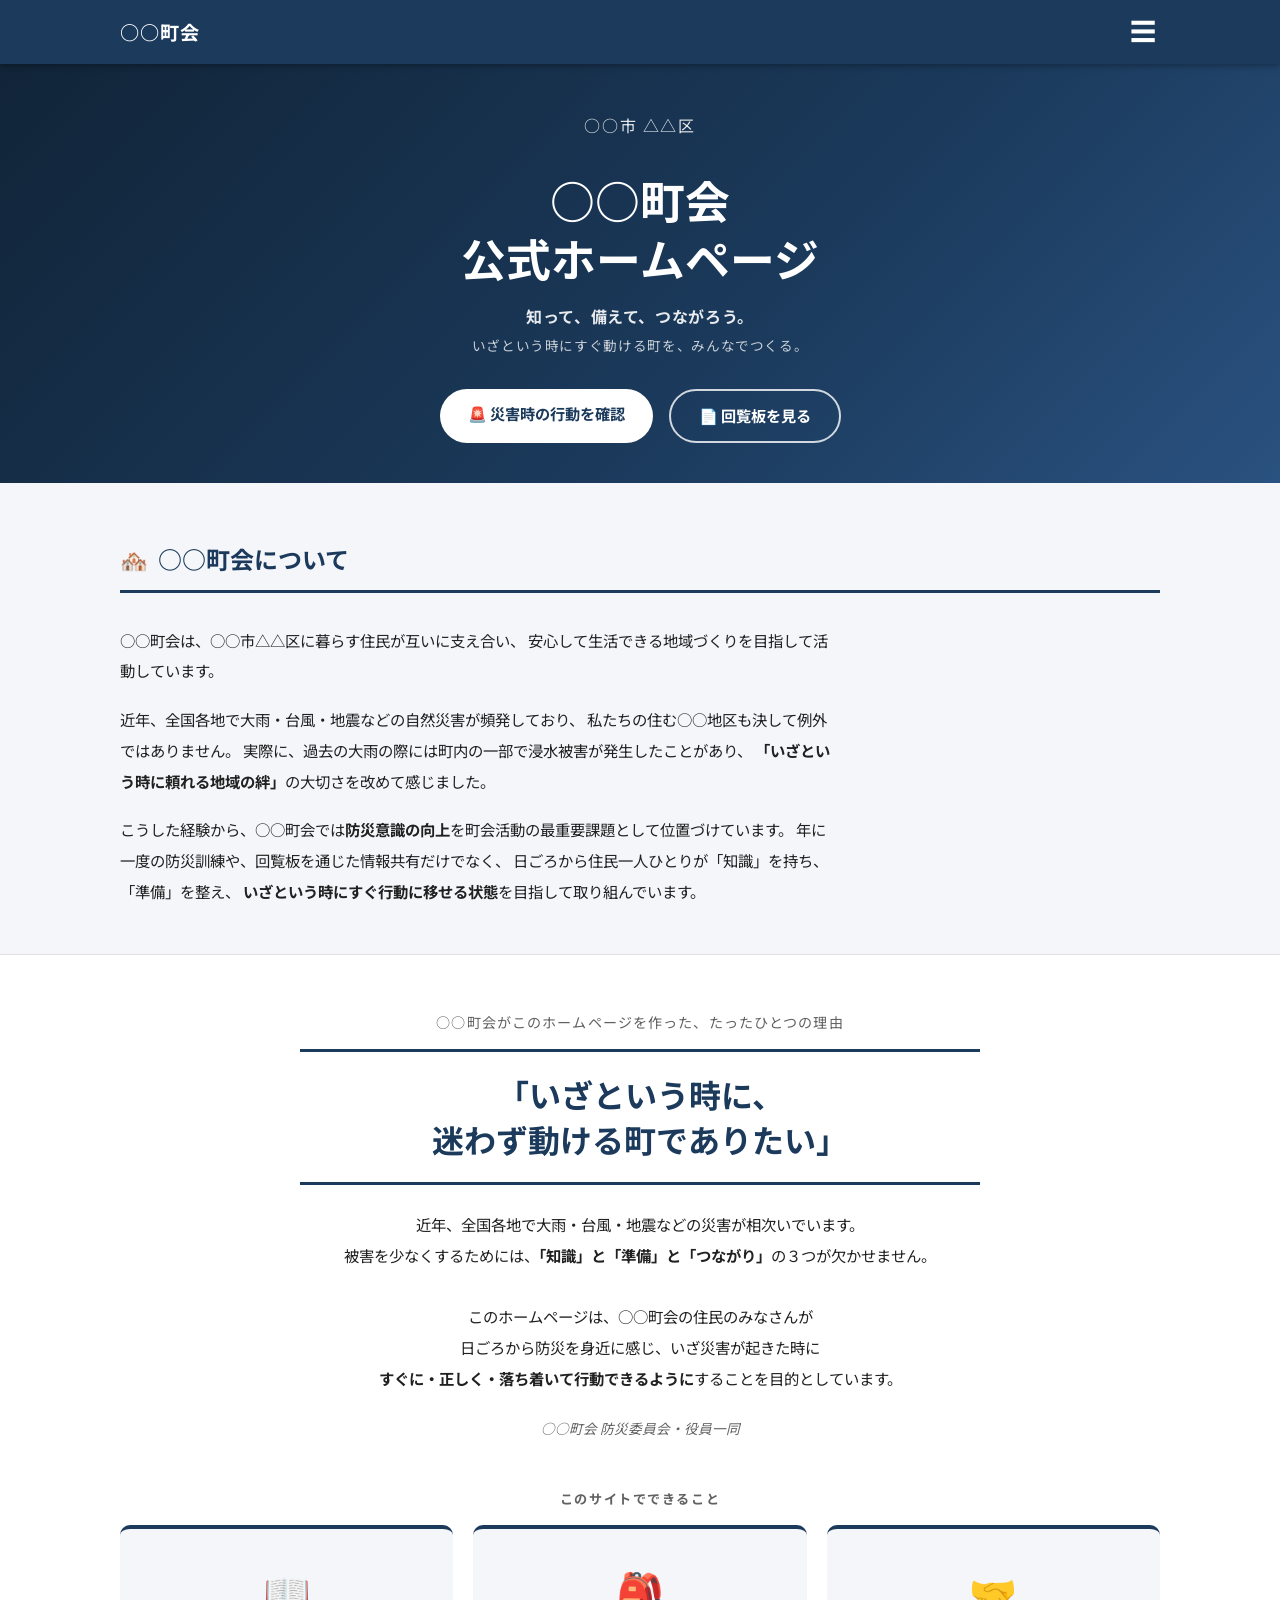
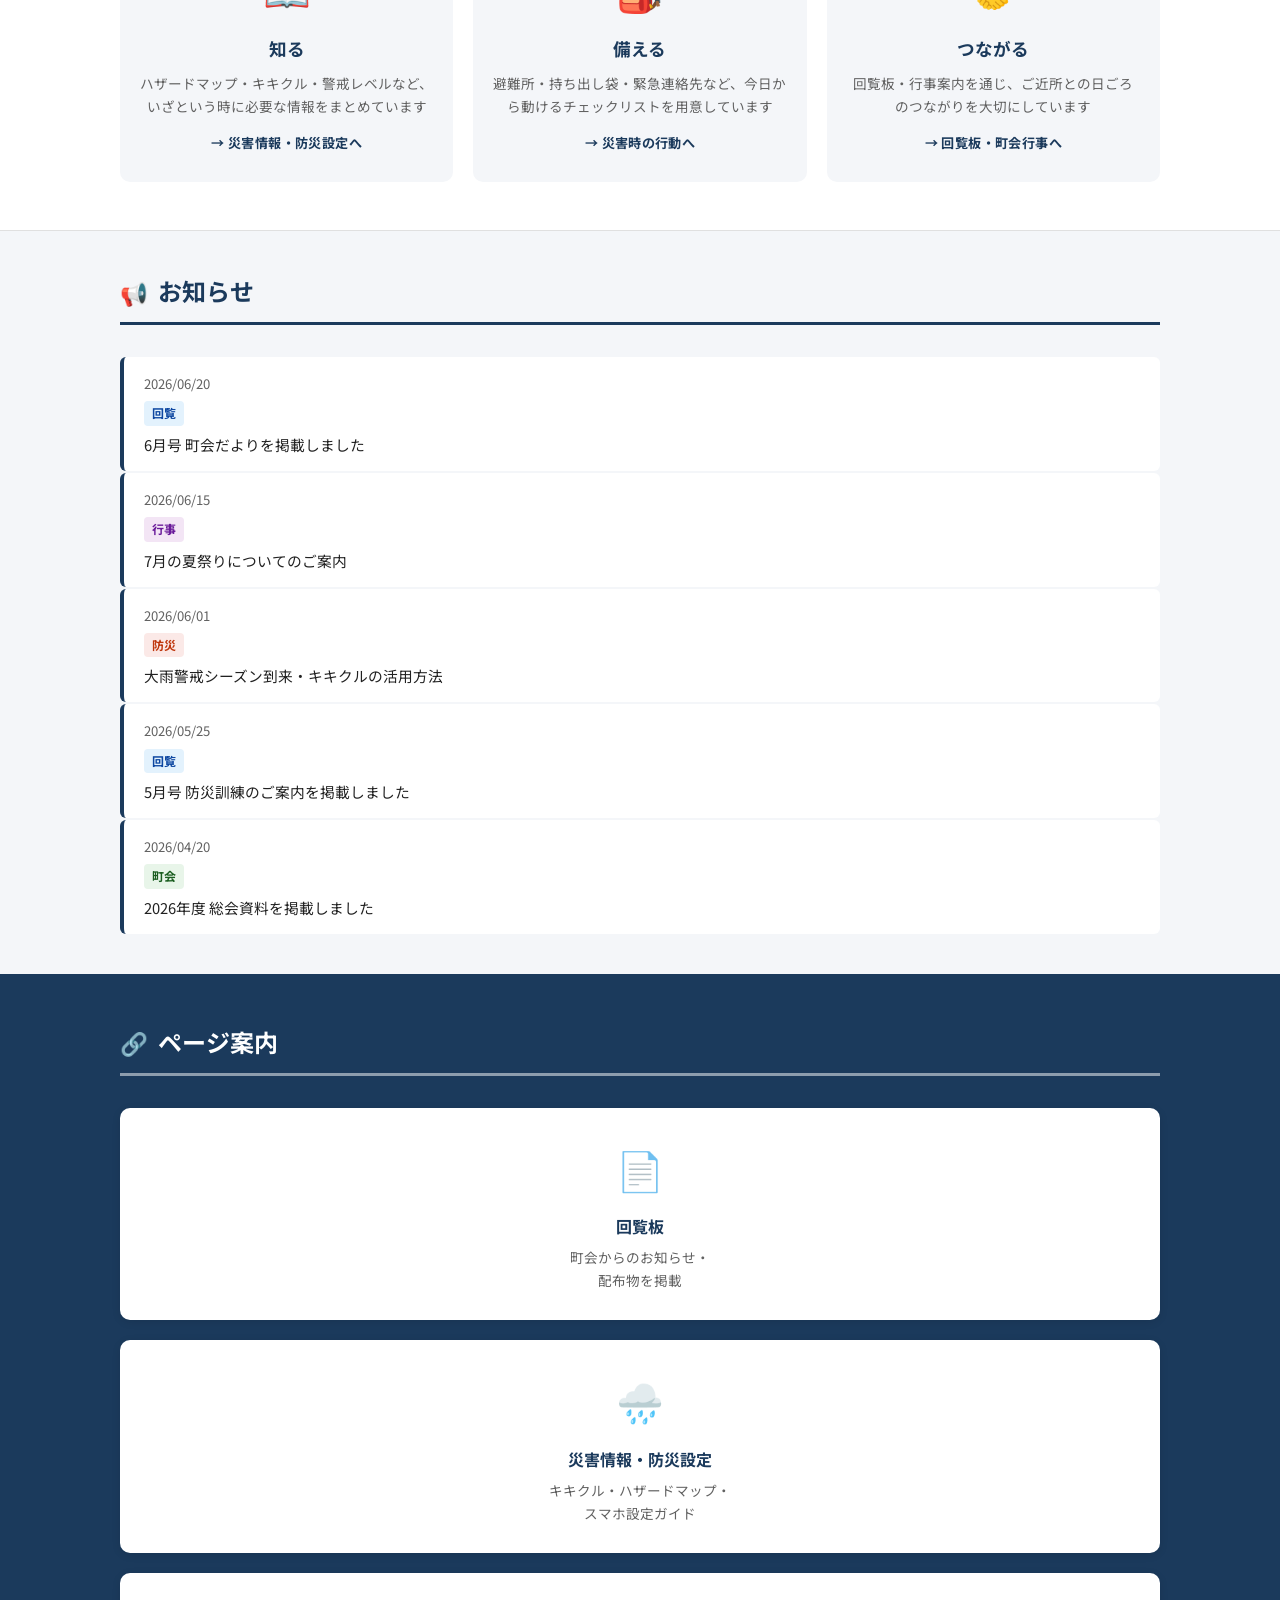
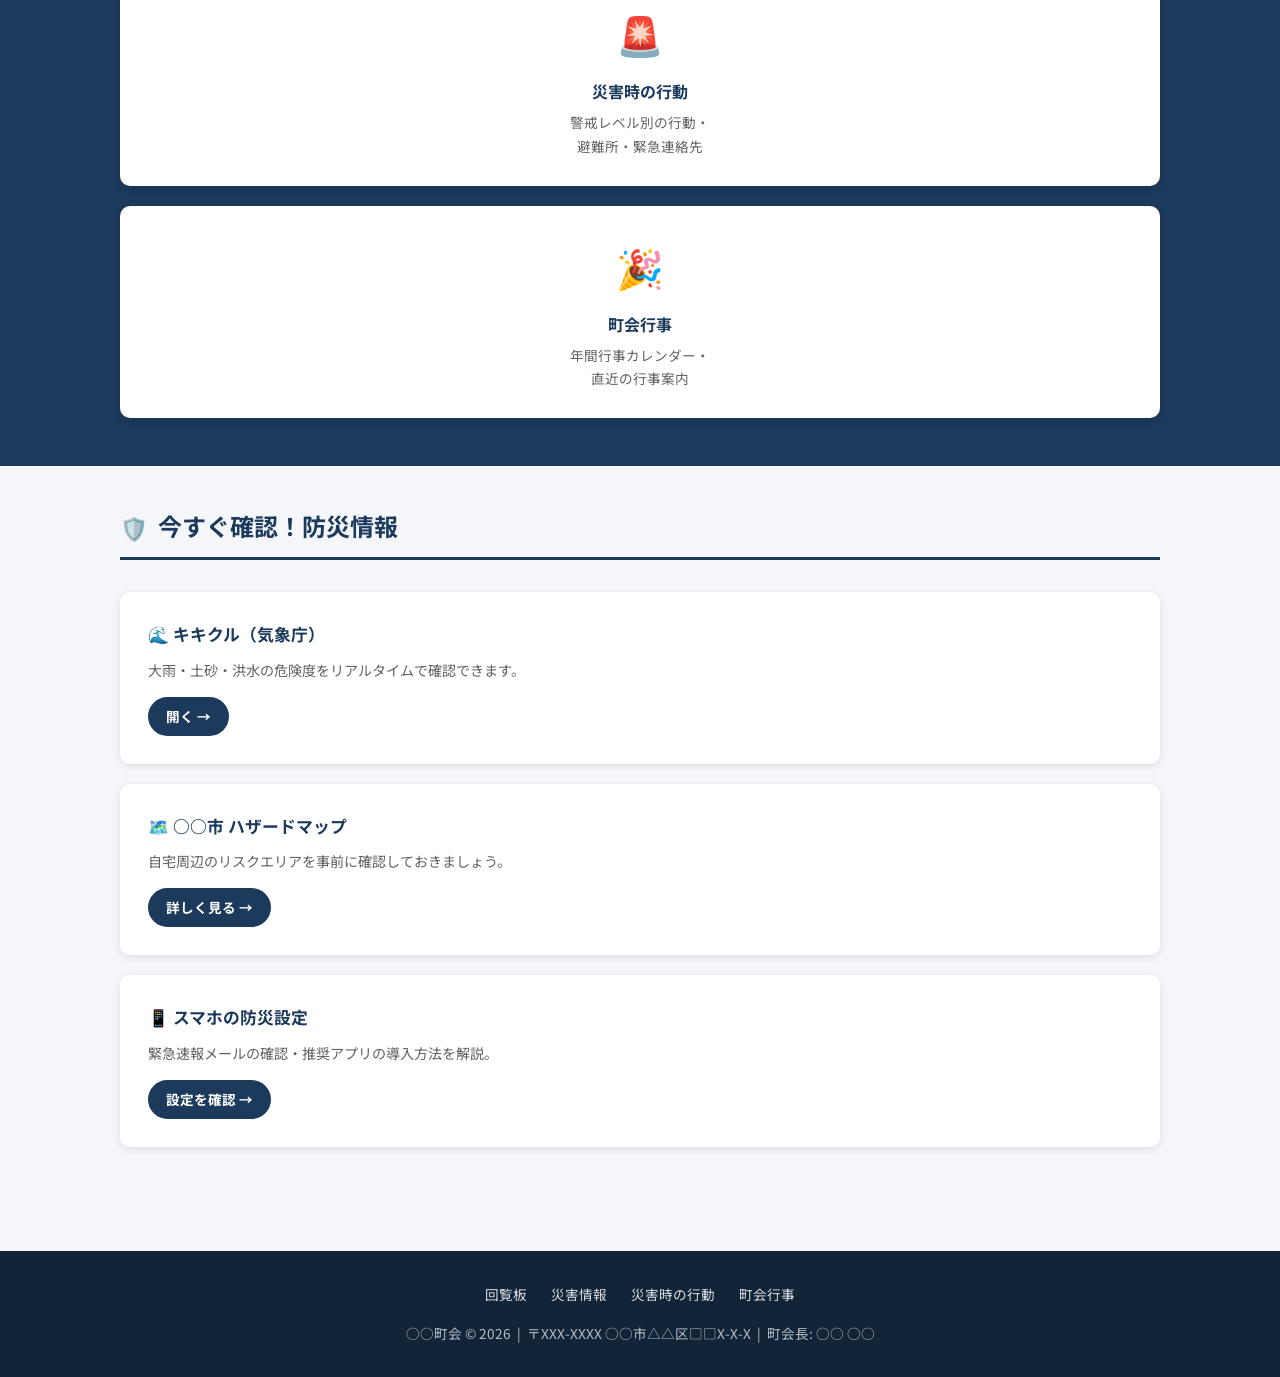
<file: src/index.html>
<!DOCTYPE html>
<html lang="ja">
<head>
  <meta charset="UTF-8">
  <meta name="viewport" content="width=device-width, initial-scale=1.0">
  <title>○○町会 公式ホームページ</title>
  <link rel="preconnect" href="https://fonts.googleapis.com">
  <link rel="stylesheet" href="https://fonts.googleapis.com/css2?family=Noto+Sans+JP:wght@400;500;700&display=swap">
  <link rel="stylesheet" href="css/style.css">
</head>
<body>

<header class="site-header">
  <div class="container nav-container">
    <a href="index.html" class="site-logo">○○町会</a>
    <button class="menu-toggle" aria-label="メニューを開く">☰</button>
    <nav class="site-nav">
      <ul>
        <li><a href="circular.html">回覧板</a></li>
        <li><a href="disaster-info.html">災害情報</a></li>
        <li><a href="disaster-action.html">災害時の行動</a></li>
        <li><a href="events.html">町会行事</a></li>
      </ul>
    </nav>
  </div>
</header>

<main>
  <!-- Hero -->
  <section class="hero">
    <div class="container">
      <p class="hero-sub">○○市 △△区</p>
      <h1>○○町会<br>公式ホームページ</h1>
      <p class="hero-tagline">知って、備えて、つながろう。<br><span class="hero-tagline-sub">いざという時にすぐ動ける町を、みんなでつくる。</span></p>
      <div class="hero-btns">
        <a href="disaster-action.html" class="btn btn-white">🚨 災害時の行動を確認</a>
        <a href="circular.html" class="btn btn-outline">📄 回覧板を見る</a>
      </div>
    </div>
  </section>

  <!-- ○○町会について -->
  <section class="intro-section">
    <div class="container">
      <h2 class="section-title"><span class="icon">🏘️</span>○○町会について</h2>
      <div class="intro-body">
        <p>
          ○○町会は、○○市△△区に暮らす住民が互いに支え合い、
          安心して生活できる地域づくりを目指して活動しています。
        </p>
        <p>
          近年、全国各地で大雨・台風・地震などの自然災害が頻発しており、
          私たちの住む○○地区も決して例外ではありません。
          実際に、過去の大雨の際には町内の一部で浸水被害が発生したことがあり、
          <strong>「いざという時に頼れる地域の絆」</strong>の大切さを改めて感じました。
        </p>
        <p>
          こうした経験から、○○町会では<strong>防災意識の向上</strong>を町会活動の最重要課題として位置づけています。
          年に一度の防災訓練や、回覧板を通じた情報共有だけでなく、
          日ごろから住民一人ひとりが「知識」を持ち、「準備」を整え、
          <strong>いざという時にすぐ行動に移せる状態</strong>を目指して取り組んでいます。
        </p>
      </div>
    </div>
  </section>

  <!-- このサイトについて -->
  <section class="about-section">
    <div class="container">
      <div class="about-message">
        <p class="about-lead">○○町会がこのホームページを作った、たったひとつの理由</p>
        <p class="about-headline">「いざという時に、<br>迷わず動ける町でありたい」</p>
        <p class="about-body">
          近年、全国各地で大雨・台風・地震などの災害が相次いでいます。<br>
          被害を少なくするためには、<strong>「知識」と「準備」と「つながり」</strong>の３つが欠かせません。<br><br>
          このホームページは、○○町会の住民のみなさんが<br>
          日ごろから防災を身近に感じ、いざ災害が起きた時に<br>
          <strong>すぐに・正しく・落ち着いて行動できるように</strong>することを目的としています。
        </p>
        <p class="about-sign">○○町会 防災委員会・役員一同</p>
      </div>
      <p class="about-pillars-lead">このサイトでできること</p>
      <div class="about-pillars">
        <a href="disaster-info.html" class="pillar">
          <div class="pillar-icon">📖</div>
          <div class="pillar-title">知る</div>
          <div class="pillar-desc">ハザードマップ・キキクル・警戒レベルなど、いざという時に必要な情報をまとめています</div>
          <div class="pillar-link">→ 災害情報・防災設定へ</div>
        </a>
        <a href="disaster-action.html" class="pillar">
          <div class="pillar-icon">🎒</div>
          <div class="pillar-title">備える</div>
          <div class="pillar-desc">避難所・持ち出し袋・緊急連絡先など、今日から動けるチェックリストを用意しています</div>
          <div class="pillar-link">→ 災害時の行動へ</div>
        </a>
        <a href="circular.html" class="pillar">
          <div class="pillar-icon">🤝</div>
          <div class="pillar-title">つながる</div>
          <div class="pillar-desc">回覧板・行事案内を通じ、ご近所との日ごろのつながりを大切にしています</div>
          <div class="pillar-link">→ 回覧板・町会行事へ</div>
        </a>
      </div>
    </div>
  </section>

  <!-- お知らせ -->
  <section class="section">
    <div class="container">
      <h2 class="section-title"><span class="icon">📢</span>お知らせ</h2>
      <div class="news-list">
        <div class="news-item">
          <span class="news-date">2026/06/20</span>
          <span class="news-tag tag-circular">回覧</span>
          <div class="news-body"><a href="circular.html">6月号 町会だよりを掲載しました</a></div>
        </div>
        <div class="news-item">
          <span class="news-date">2026/06/15</span>
          <span class="news-tag tag-event">行事</span>
          <div class="news-body"><a href="events.html">7月の夏祭りについてのご案内</a></div>
        </div>
        <div class="news-item">
          <span class="news-date">2026/06/01</span>
          <span class="news-tag tag-disaster">防災</span>
          <div class="news-body"><a href="disaster-info.html">大雨警戒シーズン到来・キキクルの活用方法</a></div>
        </div>
        <div class="news-item">
          <span class="news-date">2026/05/25</span>
          <span class="news-tag tag-circular">回覧</span>
          <div class="news-body"><a href="circular.html">5月号 防災訓練のご案内を掲載しました</a></div>
        </div>
        <div class="news-item">
          <span class="news-date">2026/04/20</span>
          <span class="news-tag tag-info">町会</span>
          <div class="news-body"><a href="circular.html">2026年度 総会資料を掲載しました</a></div>
        </div>
      </div>
    </div>
  </section>

  <!-- クイックリンク -->
  <section class="section" style="background: var(--primary); padding: 48px 0;">
    <div class="container">
      <h2 class="section-title" style="color:#fff; border-color: rgba(255,255,255,.5);">
        <span class="icon">🔗</span>ページ案内
      </h2>
      <div class="card-grid">
        <a href="circular.html" class="card-link">
          <div class="card-icon">📄</div>
          <div class="card-label">回覧板</div>
          <div class="card-desc">町会からのお知らせ・<br>配布物を掲載</div>
        </a>
        <a href="disaster-info.html" class="card-link">
          <div class="card-icon">🌧️</div>
          <div class="card-label">災害情報・防災設定</div>
          <div class="card-desc">キキクル・ハザードマップ・<br>スマホ設定ガイド</div>
        </a>
        <a href="disaster-action.html" class="card-link">
          <div class="card-icon">🚨</div>
          <div class="card-label">災害時の行動</div>
          <div class="card-desc">警戒レベル別の行動・<br>避難所・緊急連絡先</div>
        </a>
        <a href="events.html" class="card-link">
          <div class="card-icon">🎉</div>
          <div class="card-label">町会行事</div>
          <div class="card-desc">年間行事カレンダー・<br>直近の行事案内</div>
        </a>
      </div>
    </div>
  </section>

  <!-- 防災インフォメーション -->
  <section class="section">
    <div class="container">
      <h2 class="section-title"><span class="icon">🛡️</span>今すぐ確認！防災情報</h2>
      <div class="card-grid">
        <div class="card">
          <div class="card-title">🌊 キキクル（気象庁）</div>
          <p style="font-size:.88rem; color:var(--text-sub); margin-bottom:14px;">大雨・土砂・洪水の危険度をリアルタイムで確認できます。</p>
          <a href="https://www.jma.go.jp/bosai/risk/" target="_blank" rel="noopener" class="btn btn-primary" style="font-size:.85rem; padding:8px 18px;">開く →</a>
        </div>
        <div class="card">
          <div class="card-title">🗺️ ○○市 ハザードマップ</div>
          <p style="font-size:.88rem; color:var(--text-sub); margin-bottom:14px;">自宅周辺のリスクエリアを事前に確認しておきましょう。</p>
          <a href="disaster-info.html" class="btn btn-primary" style="font-size:.85rem; padding:8px 18px;">詳しく見る →</a>
        </div>
        <div class="card">
          <div class="card-title">📱 スマホの防災設定</div>
          <p style="font-size:.88rem; color:var(--text-sub); margin-bottom:14px;">緊急速報メールの確認・推奨アプリの導入方法を解説。</p>
          <a href="disaster-info.html#smartphone" class="btn btn-primary" style="font-size:.85rem; padding:8px 18px;">設定を確認 →</a>
        </div>
      </div>
    </div>
  </section>
</main>

<footer class="site-footer">
  <div class="container">
    <nav class="footer-nav">
      <a href="circular.html">回覧板</a>
      <a href="disaster-info.html">災害情報</a>
      <a href="disaster-action.html">災害時の行動</a>
      <a href="events.html">町会行事</a>
    </nav>
    <p>○○町会 &copy; 2026 &nbsp;|&nbsp; 〒XXX-XXXX ○○市△△区□□X-X-X &nbsp;|&nbsp; 町会長: ○○ ○○</p>
  </div>
</footer>

<script src="js/main.js"></script>
</body>
</html>
</file>
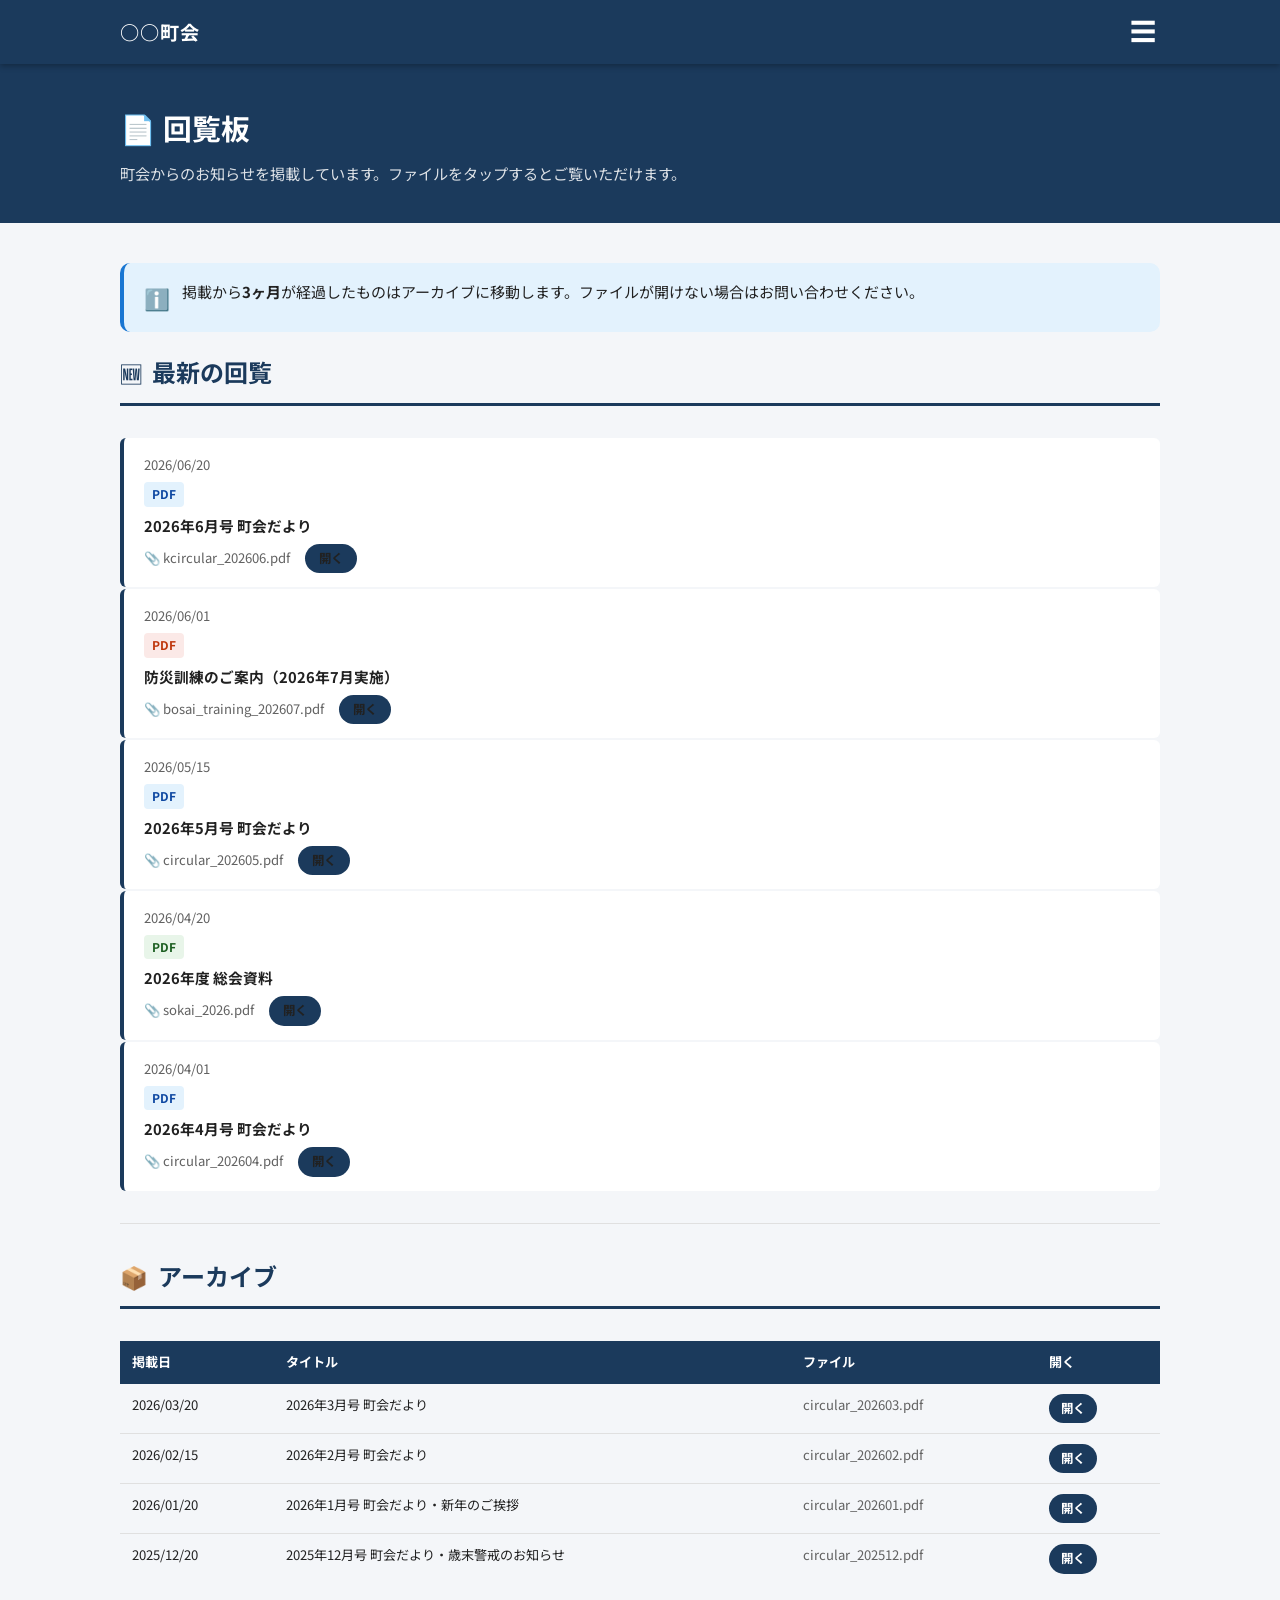
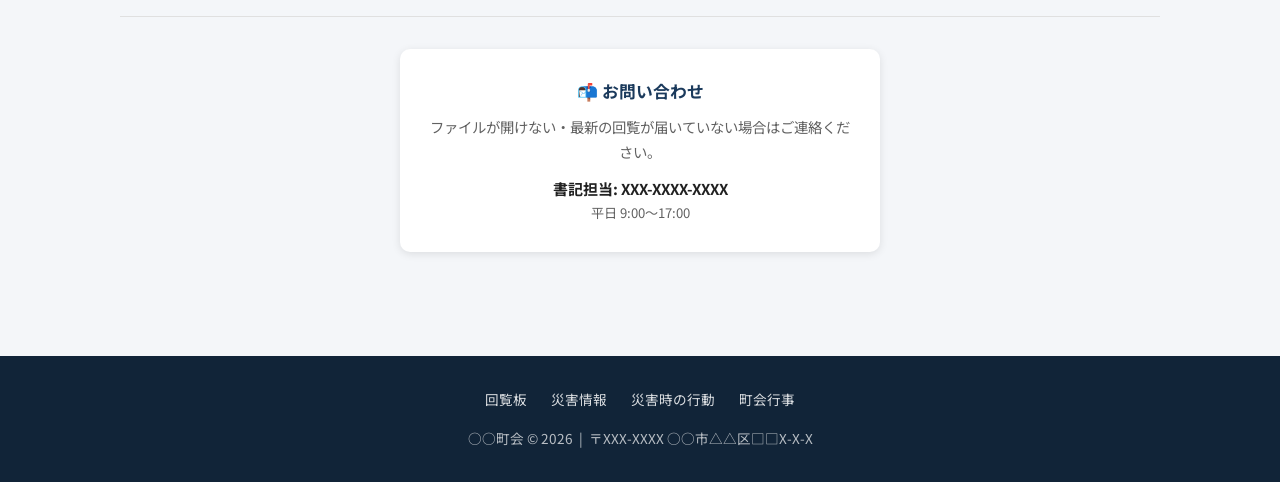
<file: src/circular.html>
<!DOCTYPE html>
<html lang="ja">
<head>
  <meta charset="UTF-8">
  <meta name="viewport" content="width=device-width, initial-scale=1.0">
  <title>回覧板 | ○○町会</title>
  <link rel="preconnect" href="https://fonts.googleapis.com">
  <link rel="stylesheet" href="https://fonts.googleapis.com/css2?family=Noto+Sans+JP:wght@400;500;700&display=swap">
  <link rel="stylesheet" href="css/style.css">
</head>
<body>

<header class="site-header">
  <div class="container nav-container">
    <a href="index.html" class="site-logo">○○町会</a>
    <button class="menu-toggle" aria-label="メニューを開く">☰</button>
    <nav class="site-nav">
      <ul>
        <li><a href="circular.html">回覧板</a></li>
        <li><a href="disaster-info.html">災害情報</a></li>
        <li><a href="disaster-action.html">災害時の行動</a></li>
        <li><a href="events.html">町会行事</a></li>
      </ul>
    </nav>
  </div>
</header>

<main>
  <section class="page-hero hero-circular">
    <div class="container">
      <h1>📄 回覧板</h1>
      <p>町会からのお知らせを掲載しています。ファイルをタップするとご覧いただけます。</p>
    </div>
  </section>

  <section class="section">
    <div class="container">

      <div class="alert alert-info">
        <span class="alert-icon">ℹ️</span>
        <div>掲載から<strong>3ヶ月</strong>が経過したものはアーカイブに移動します。ファイルが開けない場合はお問い合わせください。</div>
      </div>

      <!-- 最新の回覧 -->
      <h2 class="section-title"><span class="icon">🆕</span>最新の回覧</h2>
      <div class="news-list">

        <div class="news-item">
          <span class="news-date">2026/06/20</span>
          <span class="news-tag tag-circular">PDF</span>
          <div class="news-body">
            <strong>2026年6月号 町会だより</strong>
            <div style="margin-top:6px;">
              <span style="font-size:.82rem; color:var(--text-sub);">📎 kcircular_202606.pdf</span>
              <a href="#" class="btn btn-primary" style="font-size:.78rem; padding:4px 14px; margin-left:12px;">開く</a>
            </div>
          </div>
        </div>

        <div class="news-item">
          <span class="news-date">2026/06/01</span>
          <span class="news-tag tag-disaster">PDF</span>
          <div class="news-body">
            <strong>防災訓練のご案内（2026年7月実施）</strong>
            <div style="margin-top:6px;">
              <span style="font-size:.82rem; color:var(--text-sub);">📎 bosai_training_202607.pdf</span>
              <a href="#" class="btn btn-primary" style="font-size:.78rem; padding:4px 14px; margin-left:12px;">開く</a>
            </div>
          </div>
        </div>

        <div class="news-item">
          <span class="news-date">2026/05/15</span>
          <span class="news-tag tag-circular">PDF</span>
          <div class="news-body">
            <strong>2026年5月号 町会だより</strong>
            <div style="margin-top:6px;">
              <span style="font-size:.82rem; color:var(--text-sub);">📎 circular_202605.pdf</span>
              <a href="#" class="btn btn-primary" style="font-size:.78rem; padding:4px 14px; margin-left:12px;">開く</a>
            </div>
          </div>
        </div>

        <div class="news-item">
          <span class="news-date">2026/04/20</span>
          <span class="news-tag tag-info">PDF</span>
          <div class="news-body">
            <strong>2026年度 総会資料</strong>
            <div style="margin-top:6px;">
              <span style="font-size:.82rem; color:var(--text-sub);">📎 sokai_2026.pdf</span>
              <a href="#" class="btn btn-primary" style="font-size:.78rem; padding:4px 14px; margin-left:12px;">開く</a>
            </div>
          </div>
        </div>

        <div class="news-item">
          <span class="news-date">2026/04/01</span>
          <span class="news-tag tag-circular">PDF</span>
          <div class="news-body">
            <strong>2026年4月号 町会だより</strong>
            <div style="margin-top:6px;">
              <span style="font-size:.82rem; color:var(--text-sub);">📎 circular_202604.pdf</span>
              <a href="#" class="btn btn-primary" style="font-size:.78rem; padding:4px 14px; margin-left:12px;">開く</a>
            </div>
          </div>
        </div>

      </div><!-- /news-list -->

      <hr class="divider">

      <!-- アーカイブ -->
      <h2 class="section-title"><span class="icon">📦</span>アーカイブ</h2>
      <div class="table-wrap">
        <table>
          <thead>
            <tr>
              <th>掲載日</th>
              <th>タイトル</th>
              <th>ファイル</th>
              <th>開く</th>
            </tr>
          </thead>
          <tbody>
            <tr>
              <td>2026/03/20</td>
              <td>2026年3月号 町会だより</td>
              <td style="font-size:.82rem; color:var(--text-sub);">circular_202603.pdf</td>
              <td><a href="#" class="btn btn-primary" style="font-size:.78rem; padding:4px 12px;">開く</a></td>
            </tr>
            <tr>
              <td>2026/02/15</td>
              <td>2026年2月号 町会だより</td>
              <td style="font-size:.82rem; color:var(--text-sub);">circular_202602.pdf</td>
              <td><a href="#" class="btn btn-primary" style="font-size:.78rem; padding:4px 12px;">開く</a></td>
            </tr>
            <tr>
              <td>2026/01/20</td>
              <td>2026年1月号 町会だより・新年のご挨拶</td>
              <td style="font-size:.82rem; color:var(--text-sub);">circular_202601.pdf</td>
              <td><a href="#" class="btn btn-primary" style="font-size:.78rem; padding:4px 12px;">開く</a></td>
            </tr>
            <tr>
              <td>2025/12/20</td>
              <td>2025年12月号 町会だより・歳末警戒のお知らせ</td>
              <td style="font-size:.82rem; color:var(--text-sub);">circular_202512.pdf</td>
              <td><a href="#" class="btn btn-primary" style="font-size:.78rem; padding:4px 12px;">開く</a></td>
            </tr>
          </tbody>
        </table>
      </div>

      <hr class="divider">

      <div class="card" style="max-width:480px; margin:0 auto; text-align:center;">
        <div class="card-title">📬 お問い合わせ</div>
        <p style="font-size:.9rem; color:var(--text-sub); margin-bottom:12px;">ファイルが開けない・最新の回覧が届いていない場合はご連絡ください。</p>
        <p style="font-weight:700;">書記担当: XXX-XXXX-XXXX</p>
        <p style="font-size:.82rem; color:var(--text-sub);">平日 9:00〜17:00</p>
      </div>

    </div>
  </section>
</main>

<footer class="site-footer">
  <div class="container">
    <nav class="footer-nav">
      <a href="circular.html">回覧板</a>
      <a href="disaster-info.html">災害情報</a>
      <a href="disaster-action.html">災害時の行動</a>
      <a href="events.html">町会行事</a>
    </nav>
    <p>○○町会 &copy; 2026 &nbsp;|&nbsp; 〒XXX-XXXX ○○市△△区□□X-X-X</p>
  </div>
</footer>

<script src="js/main.js"></script>
</body>
</html>
</file>
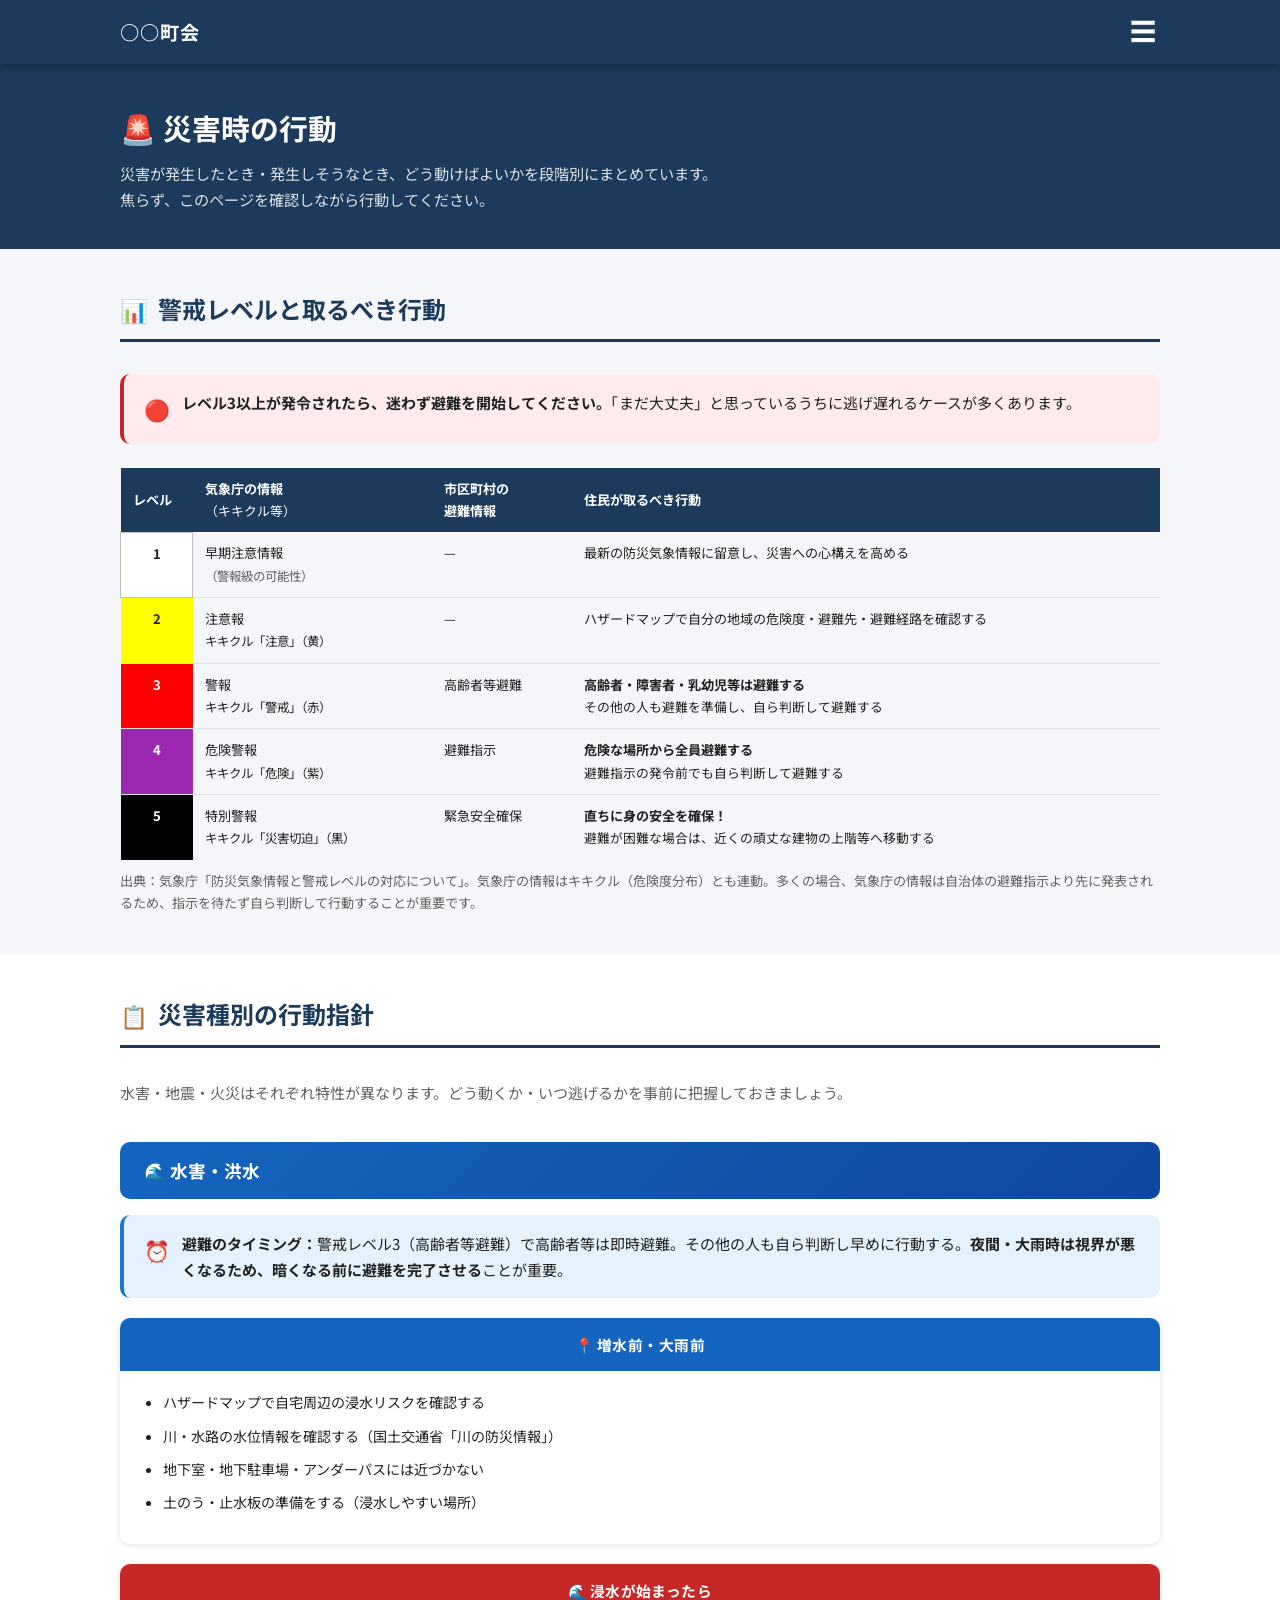
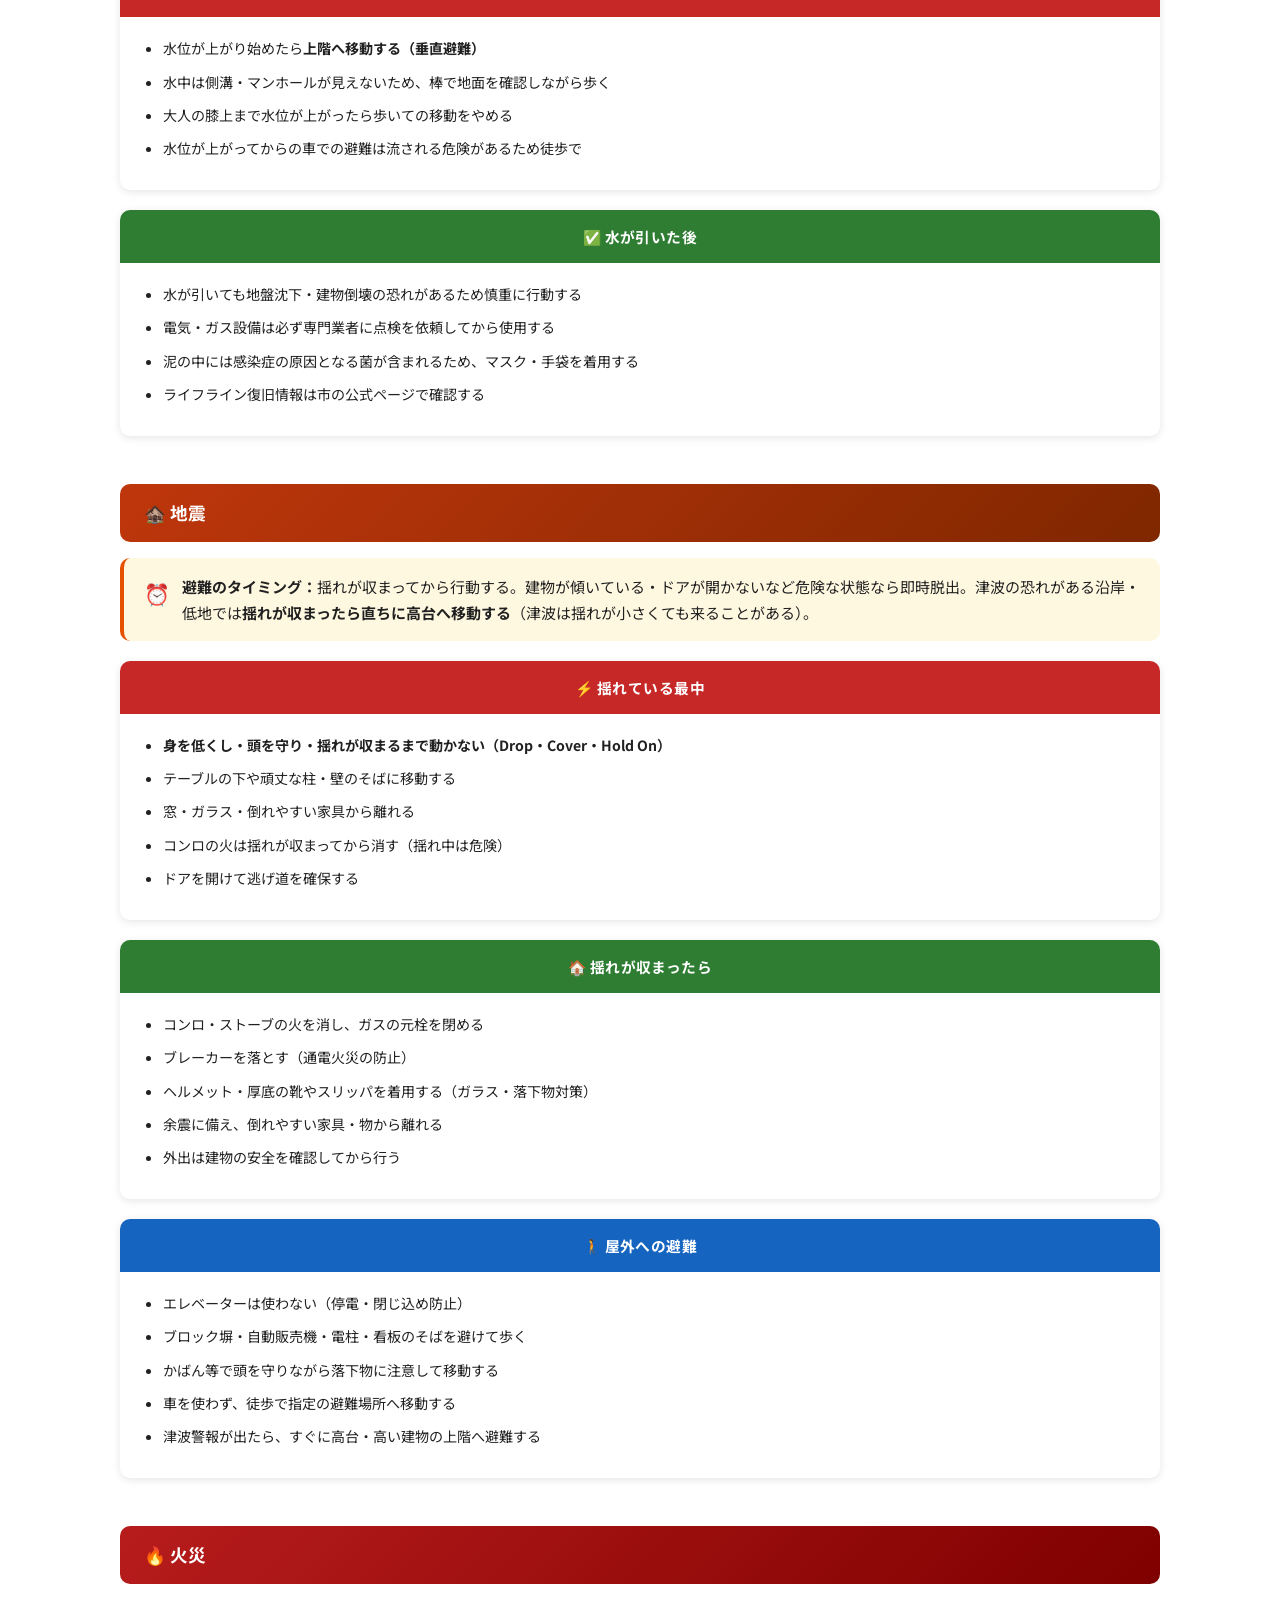
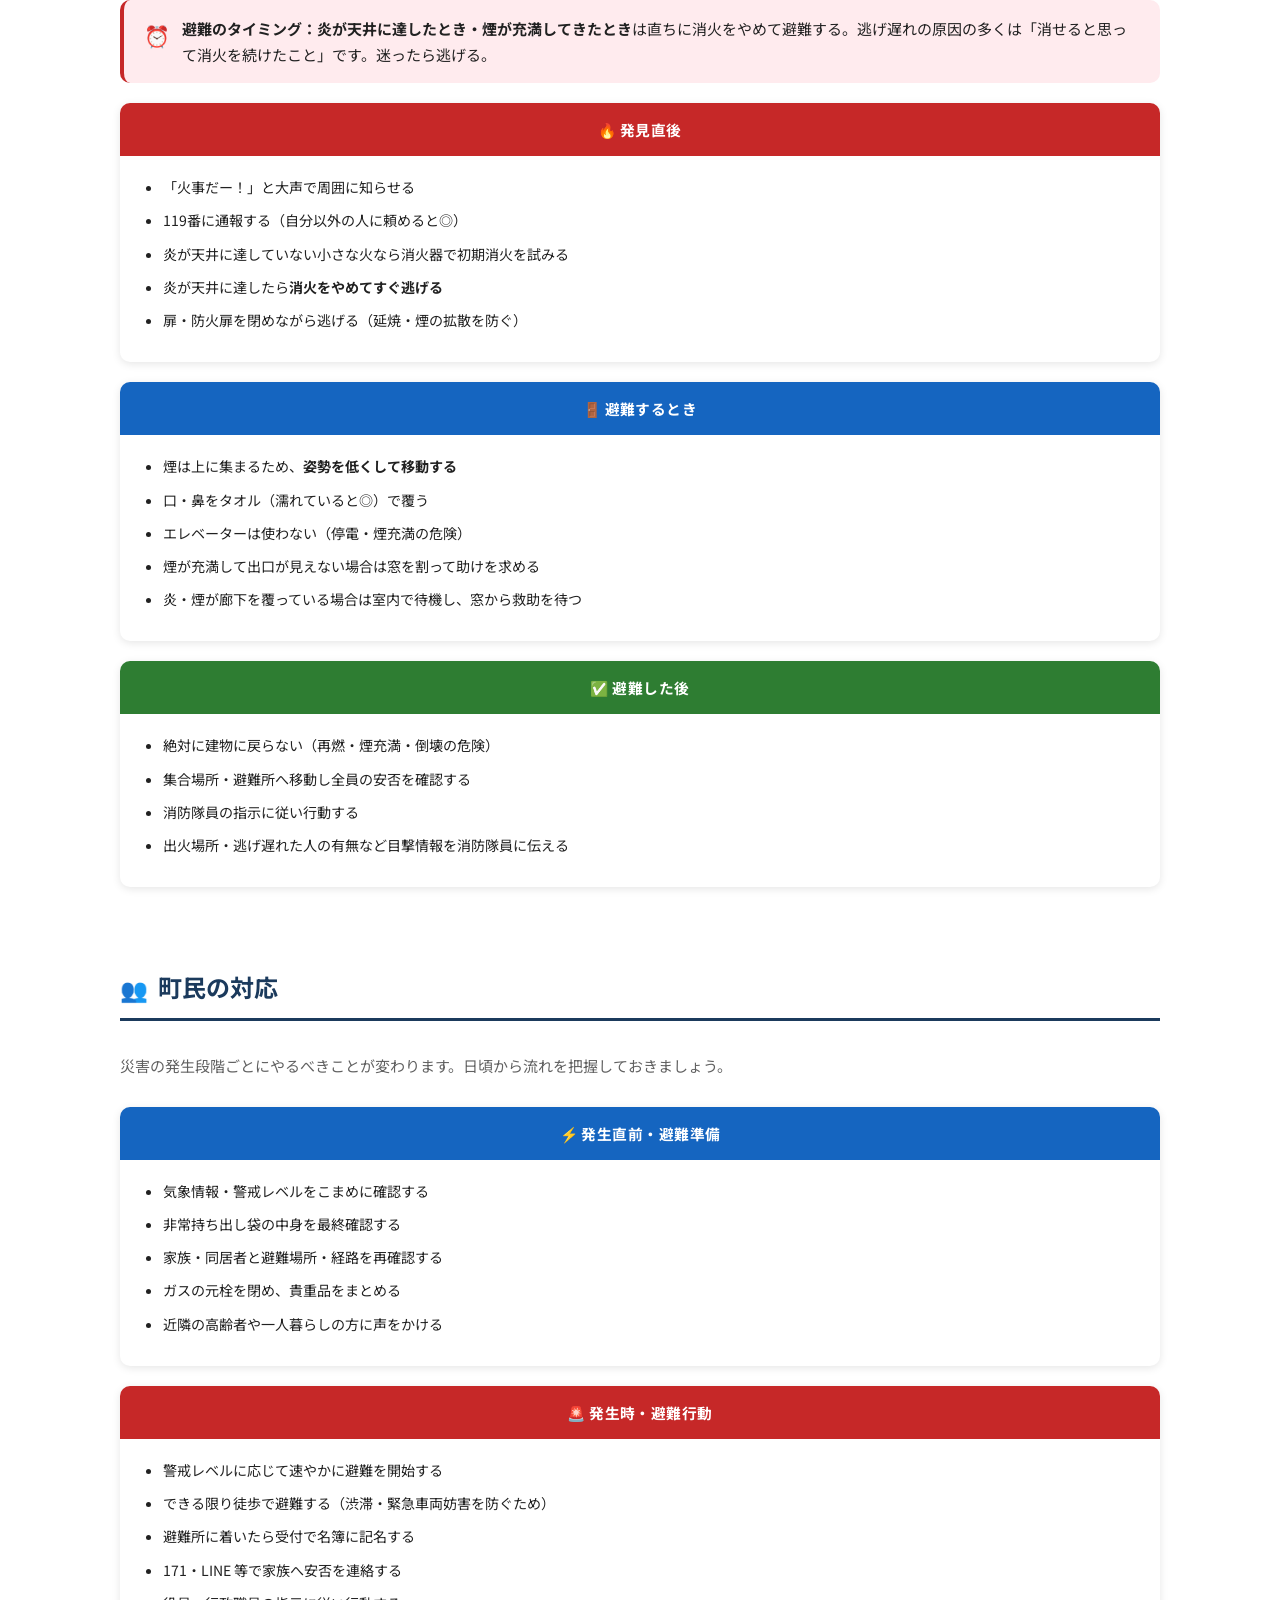
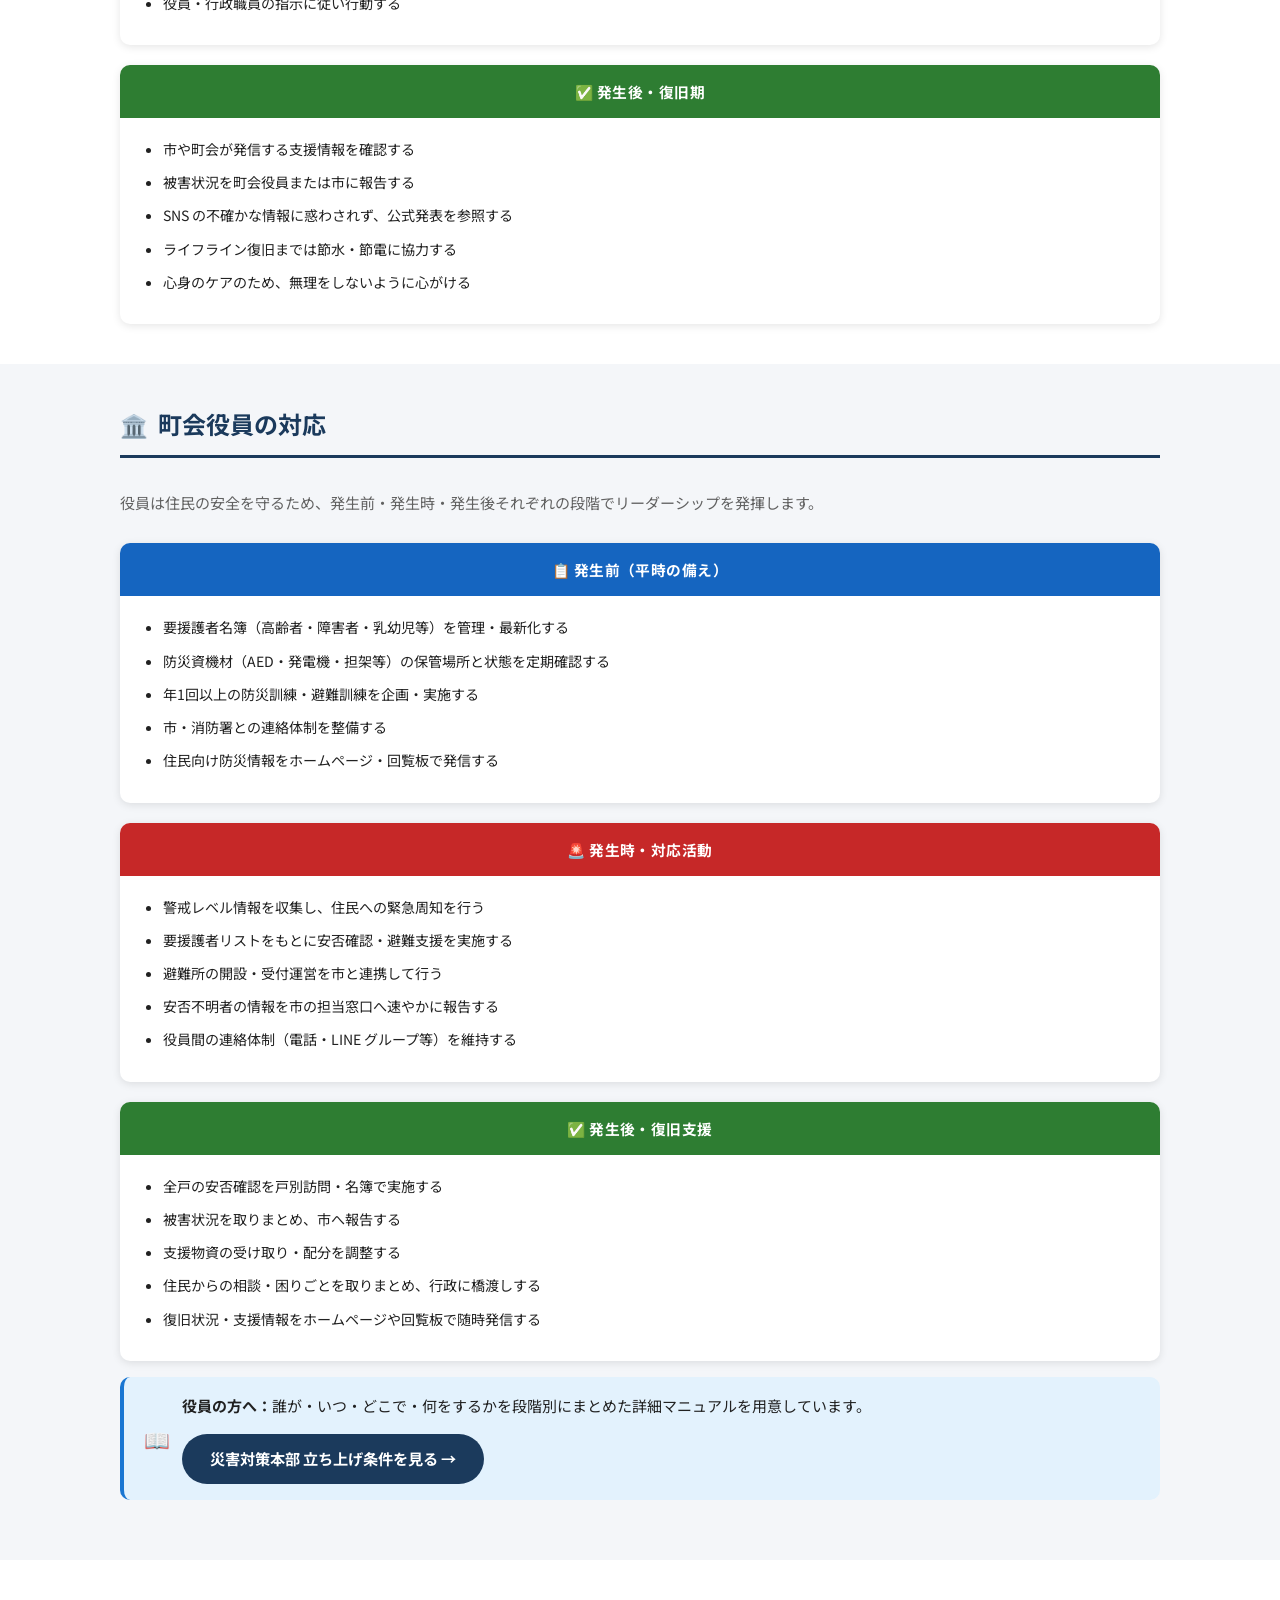
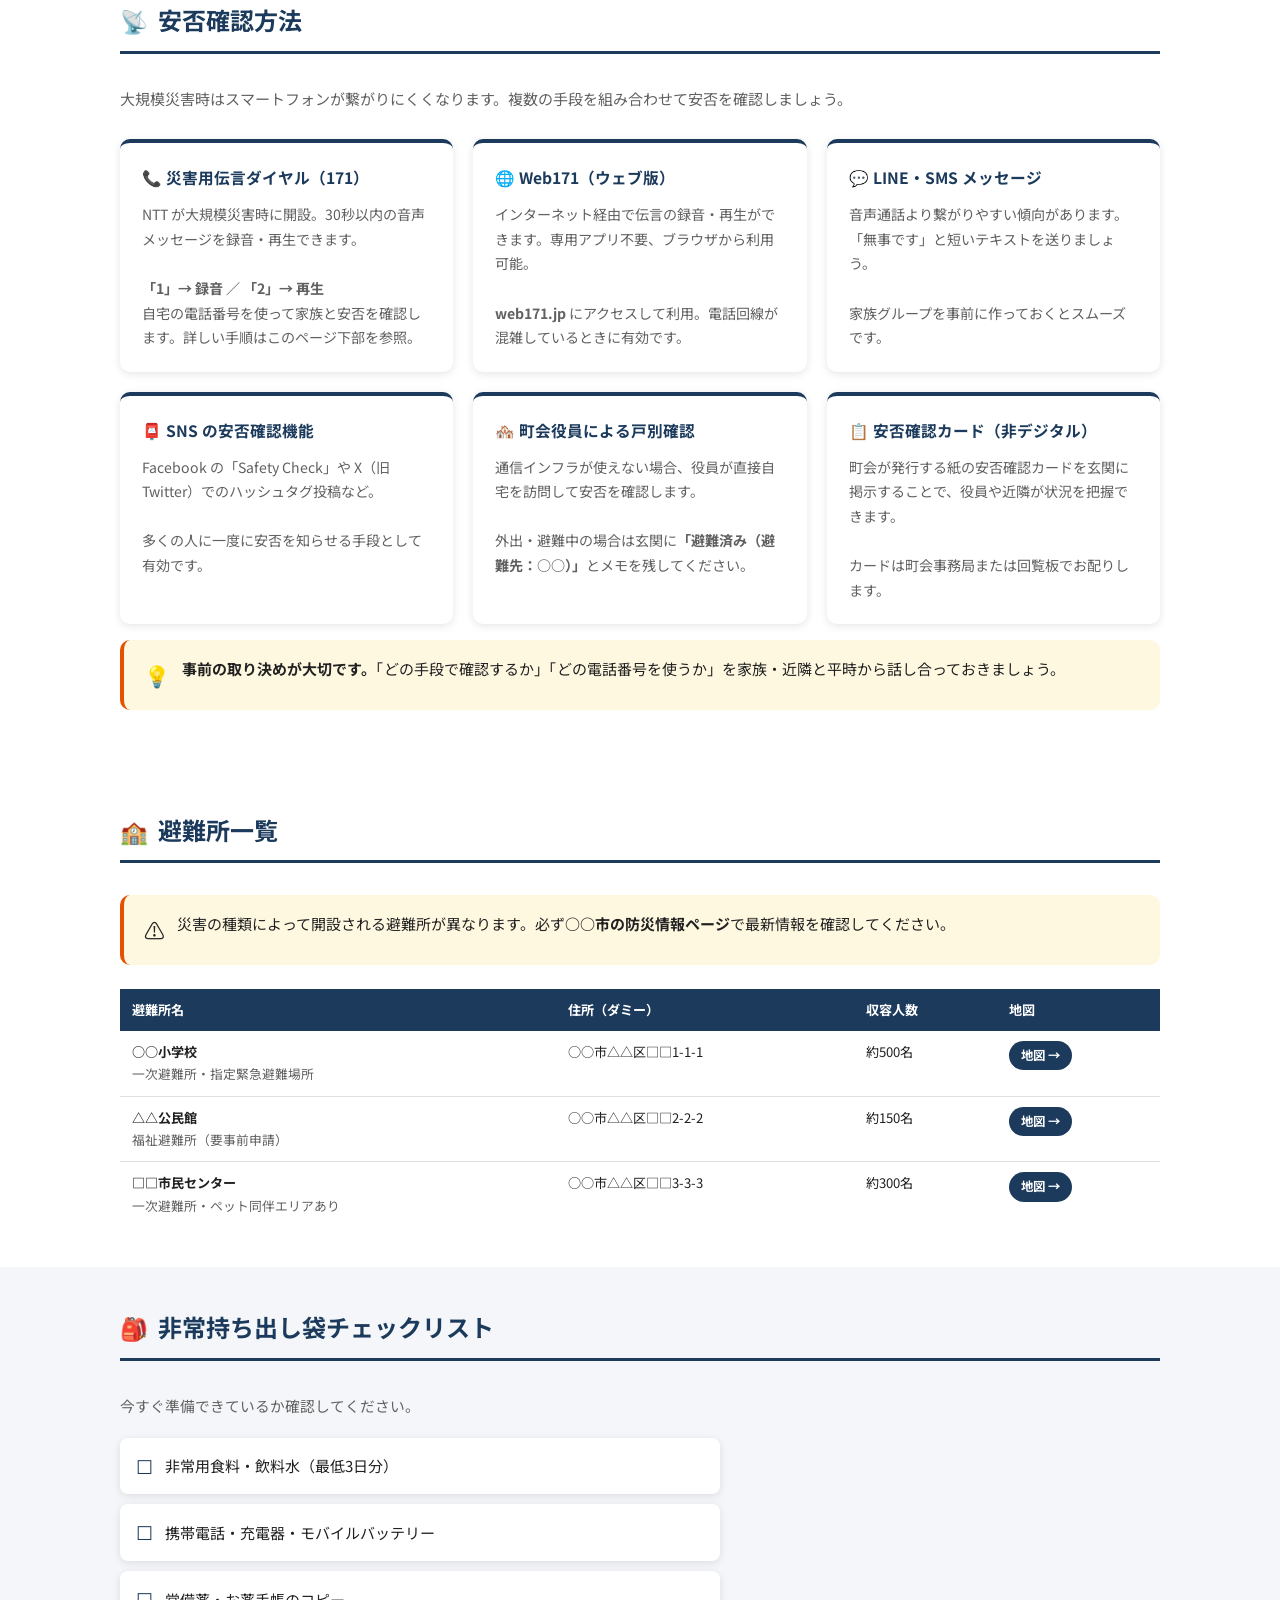
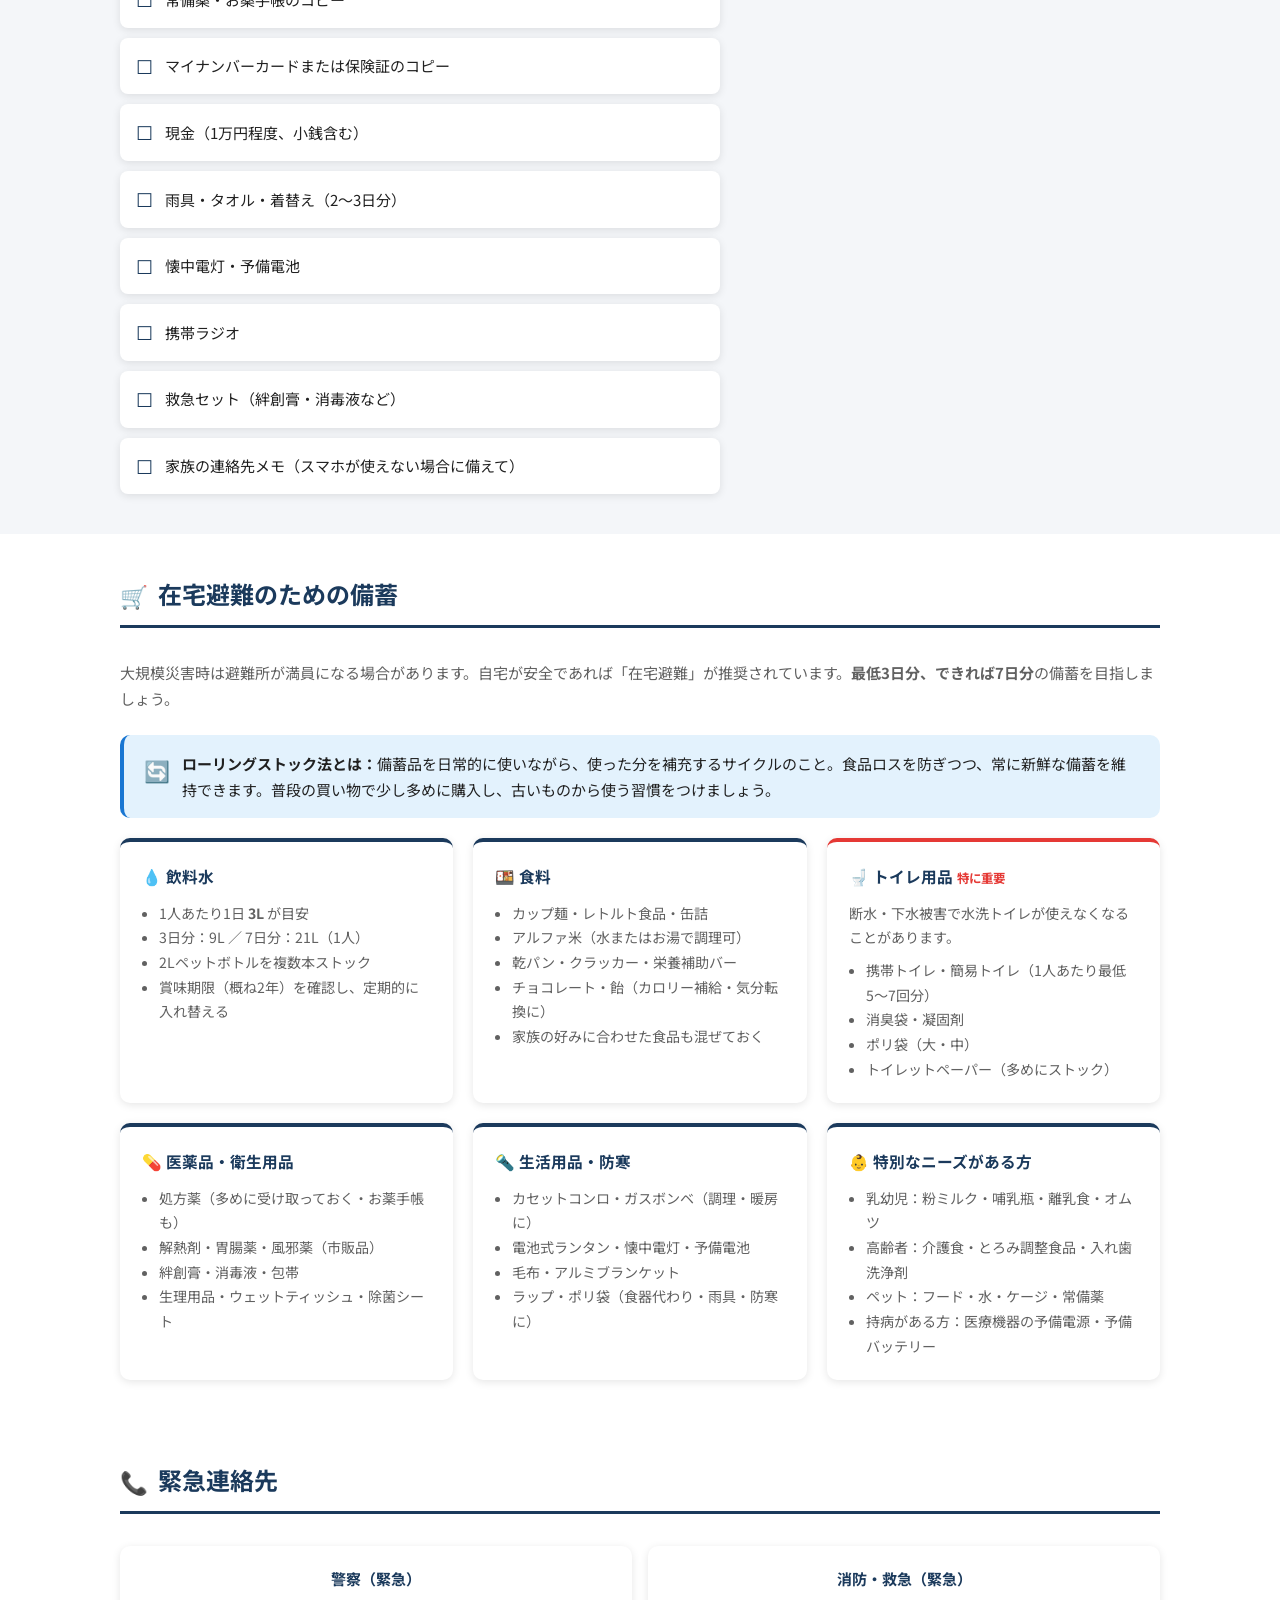
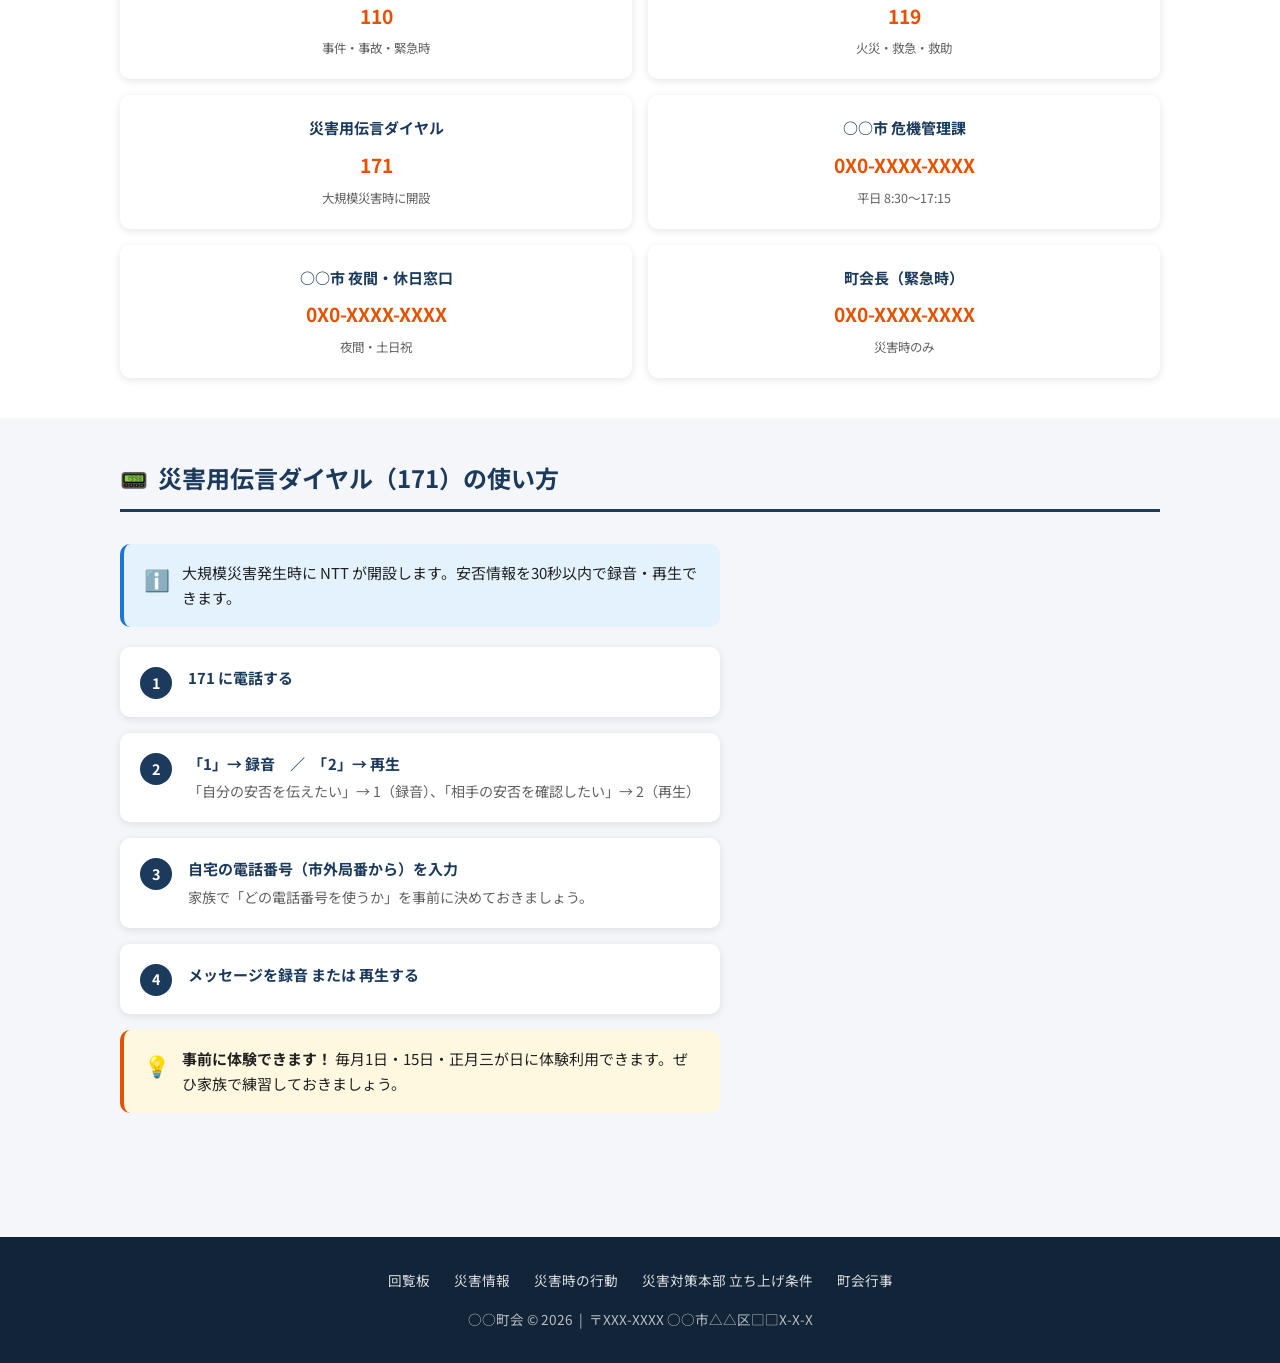
<file: src/disaster-action.html>
<!DOCTYPE html>
<html lang="ja">
<head>
  <meta charset="UTF-8">
  <meta name="viewport" content="width=device-width, initial-scale=1.0">
  <title>災害時の行動 | ○○町会</title>
  <link rel="preconnect" href="https://fonts.googleapis.com">
  <link rel="stylesheet" href="https://fonts.googleapis.com/css2?family=Noto+Sans+JP:wght@400;500;700&display=swap">
  <link rel="stylesheet" href="css/style.css">
</head>
<body>

<header class="site-header">
  <div class="container nav-container">
    <a href="index.html" class="site-logo">○○町会</a>
    <button class="menu-toggle" aria-label="メニューを開く">☰</button>
    <nav class="site-nav">
      <ul>
        <li><a href="circular.html">回覧板</a></li>
        <li><a href="disaster-info.html">災害情報</a></li>
        <li><a href="disaster-action.html">災害時の行動</a></li>
        <li><a href="events.html">町会行事</a></li>
      </ul>
    </nav>
  </div>
</header>

<main>
  <section class="page-hero hero-emergency">
    <div class="container">
      <h1>🚨 災害時の行動</h1>
      <p>災害が発生したとき・発生しそうなとき、どう動けばよいかを段階別にまとめています。<br>焦らず、このページを確認しながら行動してください。</p>
    </div>
  </section>

  <!-- 警戒レベル -->
  <section class="section">
    <div class="container">
      <h2 class="section-title"><span class="icon">📊</span>警戒レベルと取るべき行動</h2>

      <div class="alert alert-danger" style="margin-bottom:24px;">
        <span class="alert-icon">🔴</span>
        <div><strong>レベル3以上が発令されたら、迷わず避難を開始してください。</strong>「まだ大丈夫」と思っているうちに逃げ遅れるケースが多くあります。</div>
      </div>

      <div class="table-wrap">
        <table class="level-table">
          <thead>
            <tr>
              <th style="width:72px;">レベル</th>
              <th>気象庁の情報<br><span style="font-weight:400; font-size:.8rem;">（キキクル等）</span></th>
              <th>市区町村の<br>避難情報</th>
              <th>住民が取るべき行動</th>
            </tr>
          </thead>
          <tbody>
            <tr>
              <td class="lv1">1</td>
              <td>早期注意情報<br><span style="font-size:.78rem; color:var(--text-sub);">（警報級の可能性）</span></td>
              <td>—</td>
              <td>最新の防災気象情報に留意し、災害への心構えを高める</td>
            </tr>
            <tr>
              <td class="lv2">2</td>
              <td>注意報<br><span style="font-size:.78rem;">キキクル「注意」（黄）</span></td>
              <td>—</td>
              <td>ハザードマップで自分の地域の危険度・避難先・避難経路を確認する</td>
            </tr>
            <tr>
              <td class="lv3">3</td>
              <td>警報<br><span style="font-size:.78rem;">キキクル「警戒」（赤）</span></td>
              <td>高齢者等避難</td>
              <td><strong>高齢者・障害者・乳幼児等は避難する</strong><br><span style="font-size:.8rem; font-weight:400;">その他の人も避難を準備し、自ら判断して避難する</span></td>
            </tr>
            <tr>
              <td class="lv4">4</td>
              <td>危険警報<br><span style="font-size:.78rem;">キキクル「危険」（紫）</span></td>
              <td>避難指示</td>
              <td><strong>危険な場所から全員避難する</strong><br><span style="font-size:.8rem; font-weight:400;">避難指示の発令前でも自ら判断して避難する</span></td>
            </tr>
            <tr>
              <td class="lv5">5</td>
              <td>特別警報<br><span style="font-size:.78rem;">キキクル「災害切迫」（黒）</span></td>
              <td>緊急安全確保</td>
              <td><strong>直ちに身の安全を確保！</strong><br><span style="font-size:.8rem; font-weight:400;">避難が困難な場合は、近くの頑丈な建物の上階等へ移動する</span></td>
            </tr>
          </tbody>
        </table>
      </div>

      <p style="font-size:.82rem; color:var(--text-sub); margin-top:10px;">出典：気象庁「防災気象情報と警戒レベルの対応について」。気象庁の情報はキキクル（危険度分布）とも連動。多くの場合、気象庁の情報は自治体の避難指示より先に発表されるため、指示を待たず自ら判断して行動することが重要です。</p>
    </div>
  </section>

  <!-- 災害種別の行動指針 -->
  <section class="section" style="background:#fff;">
    <div class="container">
      <h2 class="section-title"><span class="icon">📋</span>災害種別の行動指針</h2>
      <p style="margin-bottom:36px; font-size:.94rem; color:var(--text-sub);">
        水害・地震・火災はそれぞれ特性が異なります。どう動くか・いつ逃げるかを事前に把握しておきましょう。
      </p>

      <!-- 水害・洪水 -->
      <div class="disaster-type">
        <div class="disaster-type-header disaster-flood">🌊 水害・洪水</div>
        <div class="alert alert-info" style="margin-bottom:20px;">
          <span class="alert-icon">⏰</span>
          <div><strong>避難のタイミング：</strong>警戒レベル3（高齢者等避難）で高齢者等は即時避難。その他の人も自ら判断し早めに行動する。<strong>夜間・大雨時は視界が悪くなるため、暗くなる前に避難を完了させる</strong>ことが重要。</div>
        </div>
        <div class="phase-grid">
          <div class="phase-card">
            <div class="phase-label phase-before">📍 増水前・大雨前</div>
            <div class="phase-body">
              <ul>
                <li>ハザードマップで自宅周辺の浸水リスクを確認する</li>
                <li>川・水路の水位情報を確認する（国土交通省「川の防災情報」）</li>
                <li>地下室・地下駐車場・アンダーパスには近づかない</li>
                <li>土のう・止水板の準備をする（浸水しやすい場所）</li>
              </ul>
            </div>
          </div>
          <div class="phase-card">
            <div class="phase-label phase-during">🌊 浸水が始まったら</div>
            <div class="phase-body">
              <ul>
                <li>水位が上がり始めたら<strong>上階へ移動する（垂直避難）</strong></li>
                <li>水中は側溝・マンホールが見えないため、棒で地面を確認しながら歩く</li>
                <li>大人の膝上まで水位が上がったら歩いての移動をやめる</li>
                <li>水位が上がってからの車での避難は流される危険があるため徒歩で</li>
              </ul>
            </div>
          </div>
          <div class="phase-card">
            <div class="phase-label phase-after">✅ 水が引いた後</div>
            <div class="phase-body">
              <ul>
                <li>水が引いても地盤沈下・建物倒壊の恐れがあるため慎重に行動する</li>
                <li>電気・ガス設備は必ず専門業者に点検を依頼してから使用する</li>
                <li>泥の中には感染症の原因となる菌が含まれるため、マスク・手袋を着用する</li>
                <li>ライフライン復旧情報は市の公式ページで確認する</li>
              </ul>
            </div>
          </div>
        </div>
      </div>

      <!-- 地震 -->
      <div class="disaster-type">
        <div class="disaster-type-header disaster-quake">🏚️ 地震</div>
        <div class="alert alert-warning" style="margin-bottom:20px;">
          <span class="alert-icon">⏰</span>
          <div><strong>避難のタイミング：</strong>揺れが収まってから行動する。建物が傾いている・ドアが開かないなど危険な状態なら即時脱出。津波の恐れがある沿岸・低地では<strong>揺れが収まったら直ちに高台へ移動する</strong>（津波は揺れが小さくても来ることがある）。</div>
        </div>
        <div class="phase-grid">
          <div class="phase-card">
            <div class="phase-label phase-during">⚡ 揺れている最中</div>
            <div class="phase-body">
              <ul>
                <li><strong>身を低くし・頭を守り・揺れが収まるまで動かない（Drop・Cover・Hold On）</strong></li>
                <li>テーブルの下や頑丈な柱・壁のそばに移動する</li>
                <li>窓・ガラス・倒れやすい家具から離れる</li>
                <li>コンロの火は揺れが収まってから消す（揺れ中は危険）</li>
                <li>ドアを開けて逃げ道を確保する</li>
              </ul>
            </div>
          </div>
          <div class="phase-card">
            <div class="phase-label phase-after">🏠 揺れが収まったら</div>
            <div class="phase-body">
              <ul>
                <li>コンロ・ストーブの火を消し、ガスの元栓を閉める</li>
                <li>ブレーカーを落とす（通電火災の防止）</li>
                <li>ヘルメット・厚底の靴やスリッパを着用する（ガラス・落下物対策）</li>
                <li>余震に備え、倒れやすい家具・物から離れる</li>
                <li>外出は建物の安全を確認してから行う</li>
              </ul>
            </div>
          </div>
          <div class="phase-card">
            <div class="phase-label phase-before">🚶 屋外への避難</div>
            <div class="phase-body">
              <ul>
                <li>エレベーターは使わない（停電・閉じ込め防止）</li>
                <li>ブロック塀・自動販売機・電柱・看板のそばを避けて歩く</li>
                <li>かばん等で頭を守りながら落下物に注意して移動する</li>
                <li>車を使わず、徒歩で指定の避難場所へ移動する</li>
                <li>津波警報が出たら、すぐに高台・高い建物の上階へ避難する</li>
              </ul>
            </div>
          </div>
        </div>
      </div>

      <!-- 火災 -->
      <div class="disaster-type">
        <div class="disaster-type-header disaster-fire">🔥 火災</div>
        <div class="alert alert-danger" style="margin-bottom:20px;">
          <span class="alert-icon">⏰</span>
          <div><strong>避難のタイミング：</strong><strong>炎が天井に達したとき・煙が充満してきたとき</strong>は直ちに消火をやめて避難する。逃げ遅れの原因の多くは「消せると思って消火を続けたこと」です。迷ったら逃げる。</div>
        </div>
        <div class="phase-grid">
          <div class="phase-card">
            <div class="phase-label phase-during">🔥 発見直後</div>
            <div class="phase-body">
              <ul>
                <li>「火事だー！」と大声で周囲に知らせる</li>
                <li>119番に通報する（自分以外の人に頼めると◎）</li>
                <li>炎が天井に達していない小さな火なら消火器で初期消火を試みる</li>
                <li>炎が天井に達したら<strong>消火をやめてすぐ逃げる</strong></li>
                <li>扉・防火扉を閉めながら逃げる（延焼・煙の拡散を防ぐ）</li>
              </ul>
            </div>
          </div>
          <div class="phase-card">
            <div class="phase-label phase-before">🚪 避難するとき</div>
            <div class="phase-body">
              <ul>
                <li>煙は上に集まるため、<strong>姿勢を低くして移動する</strong></li>
                <li>口・鼻をタオル（濡れていると◎）で覆う</li>
                <li>エレベーターは使わない（停電・煙充満の危険）</li>
                <li>煙が充満して出口が見えない場合は窓を割って助けを求める</li>
                <li>炎・煙が廊下を覆っている場合は室内で待機し、窓から救助を待つ</li>
              </ul>
            </div>
          </div>
          <div class="phase-card">
            <div class="phase-label phase-after">✅ 避難した後</div>
            <div class="phase-body">
              <ul>
                <li>絶対に建物に戻らない（再燃・煙充満・倒壊の危険）</li>
                <li>集合場所・避難所へ移動し全員の安否を確認する</li>
                <li>消防隊員の指示に従い行動する</li>
                <li>出火場所・逃げ遅れた人の有無など目撃情報を消防隊員に伝える</li>
              </ul>
            </div>
          </div>
        </div>
      </div>

    </div>
  </section>

  <!-- 町民の対応 -->
  <section class="section" style="background:#fff;">
    <div class="container">
      <h2 class="section-title"><span class="icon">👥</span>町民の対応</h2>
      <p style="margin-bottom:28px; font-size:.94rem; color:var(--text-sub);">
        災害の発生段階ごとにやるべきことが変わります。日頃から流れを把握しておきましょう。
      </p>

      <div class="phase-grid">
        <div class="phase-card">
          <div class="phase-label phase-before">⚡ 発生直前・避難準備</div>
          <div class="phase-body">
            <ul>
              <li>気象情報・警戒レベルをこまめに確認する</li>
              <li>非常持ち出し袋の中身を最終確認する</li>
              <li>家族・同居者と避難場所・経路を再確認する</li>
              <li>ガスの元栓を閉め、貴重品をまとめる</li>
              <li>近隣の高齢者や一人暮らしの方に声をかける</li>
            </ul>
          </div>
        </div>

        <div class="phase-card">
          <div class="phase-label phase-during">🚨 発生時・避難行動</div>
          <div class="phase-body">
            <ul>
              <li>警戒レベルに応じて速やかに避難を開始する</li>
              <li>できる限り徒歩で避難する（渋滞・緊急車両妨害を防ぐため）</li>
              <li>避難所に着いたら受付で名簿に記名する</li>
              <li>171・LINE 等で家族へ安否を連絡する</li>
              <li>役員・行政職員の指示に従い行動する</li>
            </ul>
          </div>
        </div>

        <div class="phase-card">
          <div class="phase-label phase-after">✅ 発生後・復旧期</div>
          <div class="phase-body">
            <ul>
              <li>市や町会が発信する支援情報を確認する</li>
              <li>被害状況を町会役員または市に報告する</li>
              <li>SNS の不確かな情報に惑わされず、公式発表を参照する</li>
              <li>ライフライン復旧までは節水・節電に協力する</li>
              <li>心身のケアのため、無理をしないように心がける</li>
            </ul>
          </div>
        </div>
      </div>
    </div>
  </section>

  <!-- 町会役員の対応 -->
  <section class="section">
    <div class="container">
      <h2 class="section-title"><span class="icon">🏛️</span>町会役員の対応</h2>
      <p style="margin-bottom:28px; font-size:.94rem; color:var(--text-sub);">
        役員は住民の安全を守るため、発生前・発生時・発生後それぞれの段階でリーダーシップを発揮します。
      </p>

      <div class="phase-grid">
        <div class="phase-card">
          <div class="phase-label phase-before">📋 発生前（平時の備え）</div>
          <div class="phase-body">
            <ul>
              <li>要援護者名簿（高齢者・障害者・乳幼児等）を管理・最新化する</li>
              <li>防災資機材（AED・発電機・担架等）の保管場所と状態を定期確認する</li>
              <li>年1回以上の防災訓練・避難訓練を企画・実施する</li>
              <li>市・消防署との連絡体制を整備する</li>
              <li>住民向け防災情報をホームページ・回覧板で発信する</li>
            </ul>
          </div>
        </div>

        <div class="phase-card">
          <div class="phase-label phase-during">🚨 発生時・対応活動</div>
          <div class="phase-body">
            <ul>
              <li>警戒レベル情報を収集し、住民への緊急周知を行う</li>
              <li>要援護者リストをもとに安否確認・避難支援を実施する</li>
              <li>避難所の開設・受付運営を市と連携して行う</li>
              <li>安否不明者の情報を市の担当窓口へ速やかに報告する</li>
              <li>役員間の連絡体制（電話・LINE グループ等）を維持する</li>
            </ul>
          </div>
        </div>

        <div class="phase-card">
          <div class="phase-label phase-after">✅ 発生後・復旧支援</div>
          <div class="phase-body">
            <ul>
              <li>全戸の安否確認を戸別訪問・名簿で実施する</li>
              <li>被害状況を取りまとめ、市へ報告する</li>
              <li>支援物資の受け取り・配分を調整する</li>
              <li>住民からの相談・困りごとを取りまとめ、行政に橋渡しする</li>
              <li>復旧状況・支援情報をホームページや回覧板で随時発信する</li>
            </ul>
          </div>
        </div>
      </div>

      <div class="alert alert-info mt-16" style="align-items:center;">
        <span class="alert-icon">📖</span>
        <div style="display:flex; flex-wrap:wrap; align-items:center; gap:16px; width:100%;">
          <div>
            <strong>役員の方へ：</strong>誰が・いつ・どこで・何をするかを段階別にまとめた詳細マニュアルを用意しています。
          </div>
          <a href="officer-action.html" class="btn btn-primary" style="white-space:nowrap; flex-shrink:0;">災害対策本部 立ち上げ条件を見る →</a>
        </div>
      </div>
    </div>
  </section>

  <!-- 安否確認方法 -->
  <section class="section" style="background:#fff;">
    <div class="container">
      <h2 class="section-title"><span class="icon">📡</span>安否確認方法</h2>
      <p style="margin-bottom:28px; font-size:.94rem; color:var(--text-sub);">
        大規模災害時はスマートフォンが繋がりにくくなります。複数の手段を組み合わせて安否を確認しましょう。
      </p>

      <div class="confirm-grid">
        <div class="confirm-card">
          <div class="confirm-card-title">📞 災害用伝言ダイヤル（171）</div>
          <div class="confirm-card-body">
            NTT が大規模災害時に開設。30秒以内の音声メッセージを録音・再生できます。<br><br>
            <strong>「1」→ 録音 ／ 「2」→ 再生</strong><br>
            自宅の電話番号を使って家族と安否を確認します。詳しい手順はこのページ下部を参照。
          </div>
        </div>

        <div class="confirm-card">
          <div class="confirm-card-title">🌐 Web171（ウェブ版）</div>
          <div class="confirm-card-body">
            インターネット経由で伝言の録音・再生ができます。専用アプリ不要、ブラウザから利用可能。<br><br>
            <strong>web171.jp</strong> にアクセスして利用。電話回線が混雑しているときに有効です。
          </div>
        </div>

        <div class="confirm-card">
          <div class="confirm-card-title">💬 LINE・SMS メッセージ</div>
          <div class="confirm-card-body">
            音声通話より繋がりやすい傾向があります。「無事です」と短いテキストを送りましょう。<br><br>
            家族グループを事前に作っておくとスムーズです。
          </div>
        </div>

        <div class="confirm-card">
          <div class="confirm-card-title">📮 SNS の安否確認機能</div>
          <div class="confirm-card-body">
            Facebook の「Safety Check」や X（旧 Twitter）でのハッシュタグ投稿など。<br><br>
            多くの人に一度に安否を知らせる手段として有効です。
          </div>
        </div>

        <div class="confirm-card">
          <div class="confirm-card-title">🏘️ 町会役員による戸別確認</div>
          <div class="confirm-card-body">
            通信インフラが使えない場合、役員が直接自宅を訪問して安否を確認します。<br><br>
            外出・避難中の場合は玄関に<strong>「避難済み（避難先：○○）」</strong>とメモを残してください。
          </div>
        </div>

        <div class="confirm-card">
          <div class="confirm-card-title">📋 安否確認カード（非デジタル）</div>
          <div class="confirm-card-body">
            町会が発行する紙の安否確認カードを玄関に掲示することで、役員や近隣が状況を把握できます。<br><br>
            カードは町会事務局または回覧板でお配りします。
          </div>
        </div>
      </div>

      <div class="alert alert-warning mt-16">
        <span class="alert-icon">💡</span>
        <div><strong>事前の取り決めが大切です。</strong>「どの手段で確認するか」「どの電話番号を使うか」を家族・近隣と平時から話し合っておきましょう。</div>
      </div>
    </div>
  </section>

  <!-- 避難所 -->
  <section class="section" style="background:#fff;">
    <div class="container">
      <h2 class="section-title"><span class="icon">🏫</span>避難所一覧</h2>

      <div class="alert alert-warning" style="margin-bottom:24px;">
        <span class="alert-icon">⚠️</span>
        <div>災害の種類によって開設される避難所が異なります。必ず<strong>○○市の防災情報ページ</strong>で最新情報を確認してください。</div>
      </div>

      <div class="table-wrap">
        <table>
          <thead>
            <tr>
              <th>避難所名</th>
              <th>住所（ダミー）</th>
              <th>収容人数</th>
              <th>地図</th>
            </tr>
          </thead>
          <tbody>
            <tr>
              <td><strong>○○小学校</strong><br><span style="font-size:.8rem; color:var(--text-sub);">一次避難所・指定緊急避難場所</span></td>
              <td>○○市△△区□□1-1-1</td>
              <td>約500名</td>
              <td><a href="https://maps.google.com" target="_blank" rel="noopener" class="btn btn-primary" style="font-size:.78rem; padding:4px 12px;">地図 →</a></td>
            </tr>
            <tr>
              <td><strong>△△公民館</strong><br><span style="font-size:.8rem; color:var(--text-sub);">福祉避難所（要事前申請）</span></td>
              <td>○○市△△区□□2-2-2</td>
              <td>約150名</td>
              <td><a href="https://maps.google.com" target="_blank" rel="noopener" class="btn btn-primary" style="font-size:.78rem; padding:4px 12px;">地図 →</a></td>
            </tr>
            <tr>
              <td><strong>□□市民センター</strong><br><span style="font-size:.8rem; color:var(--text-sub);">一次避難所・ペット同伴エリアあり</span></td>
              <td>○○市△△区□□3-3-3</td>
              <td>約300名</td>
              <td><a href="https://maps.google.com" target="_blank" rel="noopener" class="btn btn-primary" style="font-size:.78rem; padding:4px 12px;">地図 →</a></td>
            </tr>
          </tbody>
        </table>
      </div>
    </div>
  </section>

  <!-- 持ち出し袋チェックリスト -->
  <section class="section">
    <div class="container">
      <h2 class="section-title"><span class="icon">🎒</span>非常持ち出し袋チェックリスト</h2>
      <p style="margin-bottom:20px; font-size:.92rem; color:var(--text-sub);">今すぐ準備できているか確認してください。</p>
      <div style="max-width:600px;">
        <div class="checklist">
          <div class="checklist-item">非常用食料・飲料水（最低3日分）</div>
          <div class="checklist-item">携帯電話・充電器・モバイルバッテリー</div>
          <div class="checklist-item">常備薬・お薬手帳のコピー</div>
          <div class="checklist-item">マイナンバーカードまたは保険証のコピー</div>
          <div class="checklist-item">現金（1万円程度、小銭含む）</div>
          <div class="checklist-item">雨具・タオル・着替え（2〜3日分）</div>
          <div class="checklist-item">懐中電灯・予備電池</div>
          <div class="checklist-item">携帯ラジオ</div>
          <div class="checklist-item">救急セット（絆創膏・消毒液など）</div>
          <div class="checklist-item">家族の連絡先メモ（スマホが使えない場合に備えて）</div>
        </div>
      </div>
    </div>
  </section>

  <!-- 備蓄 -->
  <section class="section" style="background:#fff;">
    <div class="container">
      <h2 class="section-title"><span class="icon">🛒</span>在宅避難のための備蓄</h2>
      <p style="margin-bottom:24px; font-size:.94rem; color:var(--text-sub);">
        大規模災害時は避難所が満員になる場合があります。自宅が安全であれば「在宅避難」が推奨されています。<strong>最低3日分、できれば7日分</strong>の備蓄を目指しましょう。
      </p>

      <div class="alert alert-info" style="margin-bottom:20px;">
        <span class="alert-icon">🔄</span>
        <div>
          <strong>ローリングストック法とは：</strong>備蓄品を日常的に使いながら、使った分を補充するサイクルのこと。食品ロスを防ぎつつ、常に新鮮な備蓄を維持できます。普段の買い物で少し多めに購入し、古いものから使う習慣をつけましょう。
        </div>
      </div>

      <div class="confirm-grid">

        <div class="confirm-card">
          <div class="confirm-card-title">💧 飲料水</div>
          <div class="confirm-card-body">
            <ul style="padding-left:1.2em; list-style:disc; margin-top:8px;">
              <li>1人あたり1日 <strong>3L</strong> が目安</li>
              <li>3日分：9L ／ 7日分：21L（1人）</li>
              <li>2Lペットボトルを複数本ストック</li>
              <li>賞味期限（概ね2年）を確認し、定期的に入れ替える</li>
            </ul>
          </div>
        </div>

        <div class="confirm-card">
          <div class="confirm-card-title">🍱 食料</div>
          <div class="confirm-card-body">
            <ul style="padding-left:1.2em; list-style:disc; margin-top:8px;">
              <li>カップ麺・レトルト食品・缶詰</li>
              <li>アルファ米（水またはお湯で調理可）</li>
              <li>乾パン・クラッカー・栄養補助バー</li>
              <li>チョコレート・飴（カロリー補給・気分転換に）</li>
              <li>家族の好みに合わせた食品も混ぜておく</li>
            </ul>
          </div>
        </div>

        <div class="confirm-card" style="border-top-color: #E53935;">
          <div class="confirm-card-title">🚽 トイレ用品 <span style="font-size:.78rem; color:#E53935; font-weight:700;">特に重要</span></div>
          <div class="confirm-card-body">
            断水・下水被害で水洗トイレが使えなくなることがあります。
            <ul style="padding-left:1.2em; list-style:disc; margin-top:8px;">
              <li>携帯トイレ・簡易トイレ（1人あたり最低5〜7回分）</li>
              <li>消臭袋・凝固剤</li>
              <li>ポリ袋（大・中）</li>
              <li>トイレットペーパー（多めにストック）</li>
            </ul>
          </div>
        </div>

        <div class="confirm-card">
          <div class="confirm-card-title">💊 医薬品・衛生用品</div>
          <div class="confirm-card-body">
            <ul style="padding-left:1.2em; list-style:disc; margin-top:8px;">
              <li>処方薬（多めに受け取っておく・お薬手帳も）</li>
              <li>解熱剤・胃腸薬・風邪薬（市販品）</li>
              <li>絆創膏・消毒液・包帯</li>
              <li>生理用品・ウェットティッシュ・除菌シート</li>
            </ul>
          </div>
        </div>

        <div class="confirm-card">
          <div class="confirm-card-title">🔦 生活用品・防寒</div>
          <div class="confirm-card-body">
            <ul style="padding-left:1.2em; list-style:disc; margin-top:8px;">
              <li>カセットコンロ・ガスボンベ（調理・暖房に）</li>
              <li>電池式ランタン・懐中電灯・予備電池</li>
              <li>毛布・アルミブランケット</li>
              <li>ラップ・ポリ袋（食器代わり・雨具・防寒に）</li>
            </ul>
          </div>
        </div>

        <div class="confirm-card">
          <div class="confirm-card-title">👶 特別なニーズがある方</div>
          <div class="confirm-card-body">
            <ul style="padding-left:1.2em; list-style:disc; margin-top:8px;">
              <li>乳幼児：粉ミルク・哺乳瓶・離乳食・オムツ</li>
              <li>高齢者：介護食・とろみ調整食品・入れ歯洗浄剤</li>
              <li>ペット：フード・水・ケージ・常備薬</li>
              <li>持病がある方：医療機器の予備電源・予備バッテリー</li>
            </ul>
          </div>
        </div>

      </div>
    </div>
  </section>

  <!-- 緊急連絡先 -->
  <section class="section" style="background:#fff;">
    <div class="container">
      <h2 class="section-title"><span class="icon">📞</span>緊急連絡先</h2>
      <div class="contact-grid">
        <div class="contact-card">
          <div class="contact-name">警察（緊急）</div>
          <div class="contact-tel"><a href="tel:110">110</a></div>
          <div class="contact-note">事件・事故・緊急時</div>
        </div>
        <div class="contact-card">
          <div class="contact-name">消防・救急（緊急）</div>
          <div class="contact-tel"><a href="tel:119">119</a></div>
          <div class="contact-note">火災・救急・救助</div>
        </div>
        <div class="contact-card">
          <div class="contact-name">災害用伝言ダイヤル</div>
          <div class="contact-tel"><a href="tel:171">171</a></div>
          <div class="contact-note">大規模災害時に開設</div>
        </div>
        <div class="contact-card">
          <div class="contact-name">○○市 危機管理課</div>
          <div class="contact-tel"><a href="tel:0X0XXXXXXXX">0X0-XXXX-XXXX</a></div>
          <div class="contact-note">平日 8:30〜17:15</div>
        </div>
        <div class="contact-card">
          <div class="contact-name">○○市 夜間・休日窓口</div>
          <div class="contact-tel"><a href="tel:0X0XXXXXXXX">0X0-XXXX-XXXX</a></div>
          <div class="contact-note">夜間・土日祝</div>
        </div>
        <div class="contact-card">
          <div class="contact-name">町会長（緊急時）</div>
          <div class="contact-tel"><a href="tel:0X0XXXXXXXX">0X0-XXXX-XXXX</a></div>
          <div class="contact-note">災害時のみ</div>
        </div>
      </div>
    </div>
  </section>

  <!-- 171の使い方 -->
  <section class="section">
    <div class="container">
      <h2 class="section-title"><span class="icon">📟</span>災害用伝言ダイヤル（171）の使い方</h2>
      <div style="max-width:600px;">
        <div class="alert alert-info" style="margin-bottom:20px;">
          <span class="alert-icon">ℹ️</span>
          <div>大規模災害発生時に NTT が開設します。安否情報を30秒以内で録音・再生できます。</div>
        </div>
        <div class="steps">
          <div class="step">
            <div class="step-num">1</div>
            <div class="step-body">
              <div class="step-title">171 に電話する</div>
            </div>
          </div>
          <div class="step">
            <div class="step-num">2</div>
            <div class="step-body">
              <div class="step-title">「1」→ 録音　／　「2」→ 再生</div>
              <p style="font-size:.88rem; color:var(--text-sub);">「自分の安否を伝えたい」→ 1（録音）、「相手の安否を確認したい」→ 2（再生）</p>
            </div>
          </div>
          <div class="step">
            <div class="step-num">3</div>
            <div class="step-body">
              <div class="step-title">自宅の電話番号（市外局番から）を入力</div>
              <p style="font-size:.88rem; color:var(--text-sub);">家族で「どの電話番号を使うか」を事前に決めておきましょう。</p>
            </div>
          </div>
          <div class="step">
            <div class="step-num">4</div>
            <div class="step-body">
              <div class="step-title">メッセージを録音 または 再生する</div>
            </div>
          </div>
        </div>
        <div class="alert alert-warning mt-16">
          <span class="alert-icon">💡</span>
          <div><strong>事前に体験できます！</strong> 毎月1日・15日・正月三が日に体験利用できます。ぜひ家族で練習しておきましょう。</div>
        </div>
      </div>
    </div>
  </section>
</main>

<footer class="site-footer">
  <div class="container">
    <nav class="footer-nav">
      <a href="circular.html">回覧板</a>
      <a href="disaster-info.html">災害情報</a>
      <a href="disaster-action.html">災害時の行動</a>
      <a href="officer-action.html">災害対策本部 立ち上げ条件</a>
      <a href="events.html">町会行事</a>
    </nav>
    <p>○○町会 &copy; 2026 &nbsp;|&nbsp; 〒XXX-XXXX ○○市△△区□□X-X-X</p>
  </div>
</footer>

<script src="js/main.js"></script>
</body>
</html>
</file>
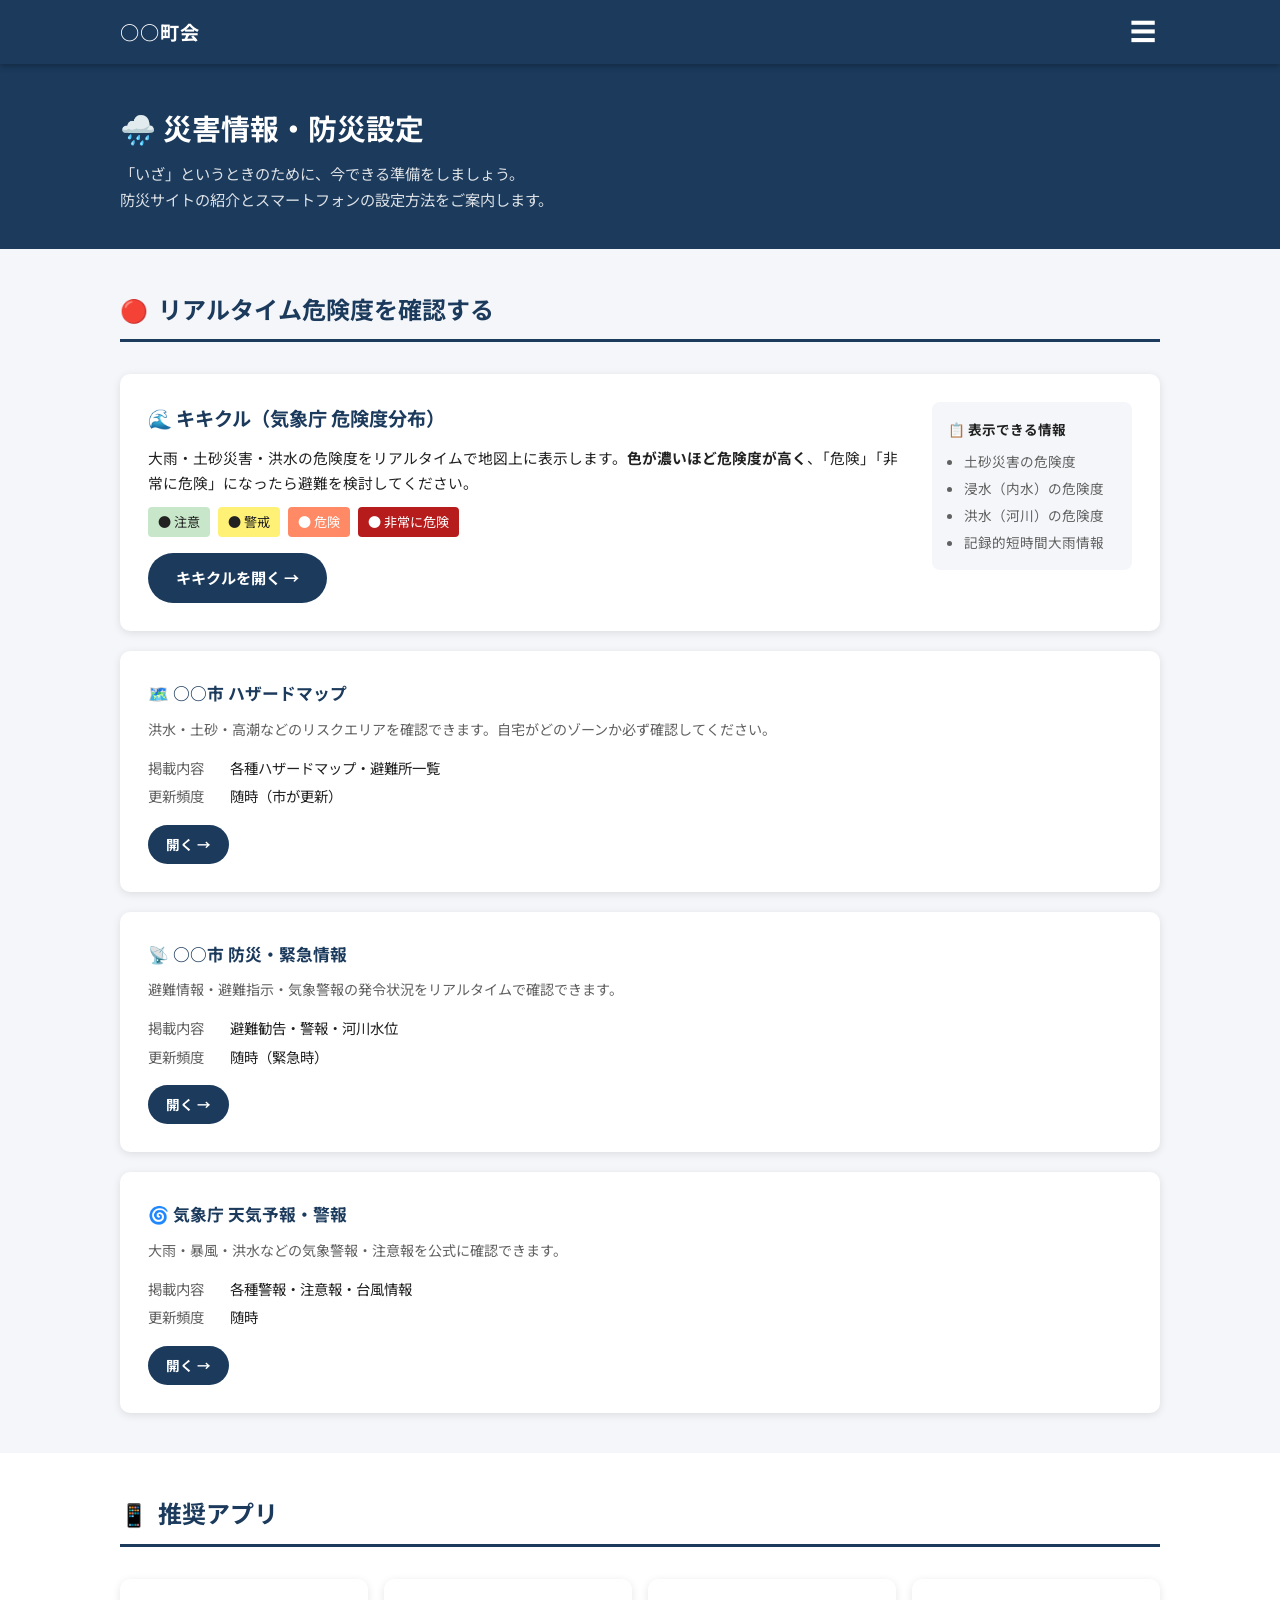
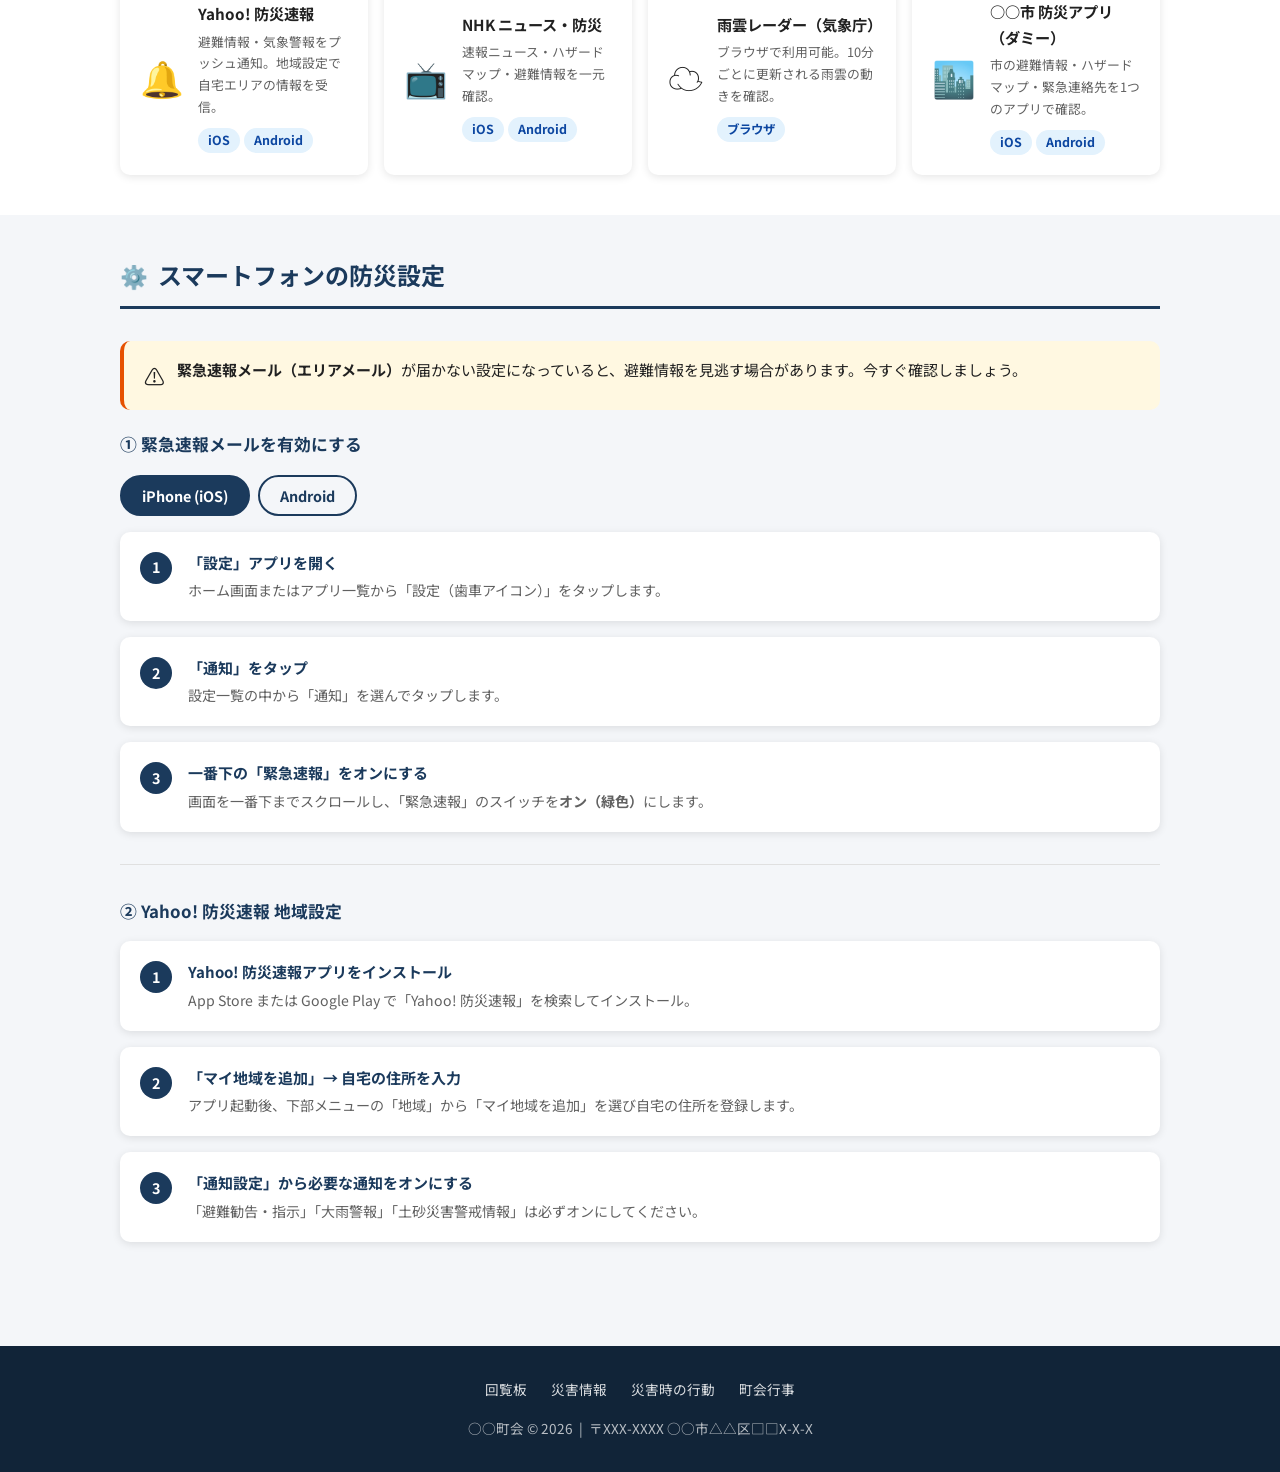
<file: src/disaster-info.html>
<!DOCTYPE html>
<html lang="ja">
<head>
  <meta charset="UTF-8">
  <meta name="viewport" content="width=device-width, initial-scale=1.0">
  <title>災害情報・防災設定 | ○○町会</title>
  <link rel="preconnect" href="https://fonts.googleapis.com">
  <link rel="stylesheet" href="https://fonts.googleapis.com/css2?family=Noto+Sans+JP:wght@400;500;700&display=swap">
  <link rel="stylesheet" href="css/style.css">
  <style>
    .os-tabs { display: flex; gap: 8px; margin-bottom: 16px; }
    .os-tab {
      padding: 8px 20px; border-radius: 50px; border: 2px solid var(--primary);
      background: none; color: var(--primary); font-weight: 700; cursor: pointer;
      font-family: inherit; font-size: .9rem; transition: .2s;
    }
    .os-tab.active { background: var(--primary); color: #fff; }
    .os-content { display: none; }
    .os-content.active { display: block; }
    .kv-row { display: flex; gap: 10px; margin-bottom: 4px; font-size: .9rem; }
    .kv-key { color: var(--text-sub); min-width: 5em; }
  </style>
</head>
<body>

<header class="site-header">
  <div class="container nav-container">
    <a href="index.html" class="site-logo">○○町会</a>
    <button class="menu-toggle" aria-label="メニューを開く">☰</button>
    <nav class="site-nav">
      <ul>
        <li><a href="circular.html">回覧板</a></li>
        <li><a href="disaster-info.html">災害情報</a></li>
        <li><a href="disaster-action.html">災害時の行動</a></li>
        <li><a href="events.html">町会行事</a></li>
      </ul>
    </nav>
  </div>
</header>

<main>
  <section class="page-hero hero-info">
    <div class="container">
      <h1>🌧️ 災害情報・防災設定</h1>
      <p>「いざ」というときのために、今できる準備をしましょう。<br>防災サイトの紹介とスマートフォンの設定方法をご案内します。</p>
    </div>
  </section>

  <!-- リアルタイム確認サイト -->
  <section class="section">
    <div class="container">
      <h2 class="section-title"><span class="icon">🔴</span>リアルタイム危険度を確認する</h2>

      <!-- キキクル -->
      <div class="card" style="margin-bottom:20px;">
        <div style="display:flex; gap:20px; align-items:flex-start; flex-wrap:wrap;">
          <div style="flex:1; min-width:240px;">
            <div class="card-title" style="font-size:1.2rem;">🌊 キキクル（気象庁 危険度分布）</div>
            <p style="margin-bottom:12px; font-size:.92rem;">大雨・土砂災害・洪水の危険度をリアルタイムで地図上に表示します。<strong>色が濃いほど危険度が高く</strong>、「危険」「非常に危険」になったら避難を検討してください。</p>
            <div style="display:flex; gap:8px; flex-wrap:wrap; margin-bottom:16px; font-size:.82rem;">
              <span style="background:#C8E6C9; padding:4px 10px; border-radius:4px;">● 注意</span>
              <span style="background:#FFF176; padding:4px 10px; border-radius:4px;">● 警戒</span>
              <span style="background:#FF8A65; padding:4px 10px; border-radius:4px; color:#fff;">● 危険</span>
              <span style="background:#B71C1C; padding:4px 10px; border-radius:4px; color:#fff;">● 非常に危険</span>
            </div>
            <a href="https://www.jma.go.jp/bosai/risk/" target="_blank" rel="noopener" class="btn btn-primary">キキクルを開く →</a>
          </div>
          <div style="background:var(--bg); border-radius:8px; padding:16px; min-width:200px; font-size:.85rem;">
            <strong>📋 表示できる情報</strong>
            <ul style="list-style:disc; padding-left:16px; margin-top:8px; color:var(--text-sub); display:flex; flex-direction:column; gap:4px;">
              <li>土砂災害の危険度</li>
              <li>浸水（内水）の危険度</li>
              <li>洪水（河川）の危険度</li>
              <li>記録的短時間大雨情報</li>
            </ul>
          </div>
        </div>
      </div>

      <!-- 自治体 -->
      <div class="card-grid">
        <div class="card">
          <div class="card-title">🗺️ ○○市 ハザードマップ</div>
          <p style="font-size:.88rem; color:var(--text-sub); margin-bottom:14px;">洪水・土砂・高潮などのリスクエリアを確認できます。自宅がどのゾーンか必ず確認してください。</p>
          <div class="kv-row"><span class="kv-key">掲載内容</span><span>各種ハザードマップ・避難所一覧</span></div>
          <div class="kv-row"><span class="kv-key">更新頻度</span><span>随時（市が更新）</span></div>
          <div style="margin-top:16px;">
            <a href="https://www.city.xxxx.xx.jp/bosai/hazardmap" target="_blank" rel="noopener" class="btn btn-primary" style="font-size:.85rem; padding:8px 18px;">開く →</a>
          </div>
        </div>
        <div class="card">
          <div class="card-title">📡 ○○市 防災・緊急情報</div>
          <p style="font-size:.88rem; color:var(--text-sub); margin-bottom:14px;">避難情報・避難指示・気象警報の発令状況をリアルタイムで確認できます。</p>
          <div class="kv-row"><span class="kv-key">掲載内容</span><span>避難勧告・警報・河川水位</span></div>
          <div class="kv-row"><span class="kv-key">更新頻度</span><span>随時（緊急時）</span></div>
          <div style="margin-top:16px;">
            <a href="https://www.city.xxxx.xx.jp/bosai/" target="_blank" rel="noopener" class="btn btn-primary" style="font-size:.85rem; padding:8px 18px;">開く →</a>
          </div>
        </div>
        <div class="card">
          <div class="card-title">🌀 気象庁 天気予報・警報</div>
          <p style="font-size:.88rem; color:var(--text-sub); margin-bottom:14px;">大雨・暴風・洪水などの気象警報・注意報を公式に確認できます。</p>
          <div class="kv-row"><span class="kv-key">掲載内容</span><span>各種警報・注意報・台風情報</span></div>
          <div class="kv-row"><span class="kv-key">更新頻度</span><span>随時</span></div>
          <div style="margin-top:16px;">
            <a href="https://www.jma.go.jp/jma/index.html" target="_blank" rel="noopener" class="btn btn-primary" style="font-size:.85rem; padding:8px 18px;">開く →</a>
          </div>
        </div>
      </div>
    </div>
  </section>

  <!-- 推奨アプリ -->
  <section class="section" style="background:#fff;">
    <div class="container">
      <h2 class="section-title"><span class="icon">📱</span>推奨アプリ</h2>
      <div class="app-grid">
        <div class="app-card">
          <div class="app-icon">🔔</div>
          <div>
            <div class="app-name">Yahoo! 防災速報</div>
            <div class="app-desc">避難情報・気象警報をプッシュ通知。地域設定で自宅エリアの情報を受信。</div>
            <div style="margin-top:8px;"><span class="chip">iOS</span><span class="chip">Android</span></div>
          </div>
        </div>
        <div class="app-card">
          <div class="app-icon">📺</div>
          <div>
            <div class="app-name">NHK ニュース・防災</div>
            <div class="app-desc">速報ニュース・ハザードマップ・避難情報を一元確認。</div>
            <div style="margin-top:8px;"><span class="chip">iOS</span><span class="chip">Android</span></div>
          </div>
        </div>
        <div class="app-card">
          <div class="app-icon">☁️</div>
          <div>
            <div class="app-name">雨雲レーダー（気象庁）</div>
            <div class="app-desc">ブラウザで利用可能。10分ごとに更新される雨雲の動きを確認。</div>
            <div style="margin-top:8px;"><span class="chip">ブラウザ</span></div>
          </div>
        </div>
        <div class="app-card">
          <div class="app-icon">🏙️</div>
          <div>
            <div class="app-name">○○市 防災アプリ（ダミー）</div>
            <div class="app-desc">市の避難情報・ハザードマップ・緊急連絡先を1つのアプリで確認。</div>
            <div style="margin-top:8px;"><span class="chip">iOS</span><span class="chip">Android</span></div>
          </div>
        </div>
      </div>
    </div>
  </section>

  <!-- スマホ防災設定 -->
  <section class="section" id="smartphone">
    <div class="container">
      <h2 class="section-title"><span class="icon">⚙️</span>スマートフォンの防災設定</h2>

      <div class="alert alert-warning">
        <span class="alert-icon">⚠️</span>
        <div><strong>緊急速報メール（エリアメール）</strong>が届かない設定になっていると、避難情報を見逃す場合があります。今すぐ確認しましょう。</div>
      </div>

      <h3 style="font-size:1.05rem; font-weight:700; color:var(--primary); margin-bottom:16px;">① 緊急速報メールを有効にする</h3>

      <div class="os-tabs">
        <button class="os-tab active" data-tab="ios"> iPhone (iOS)</button>
        <button class="os-tab" data-tab="android"> Android</button>
      </div>

      <div id="ios" class="os-content active">
        <div class="steps">
          <div class="step">
            <div class="step-num">1</div>
            <div class="step-body">
              <div class="step-title">「設定」アプリを開く</div>
              <p style="font-size:.88rem; color:var(--text-sub);">ホーム画面またはアプリ一覧から「設定（歯車アイコン）」をタップします。</p>
            </div>
          </div>
          <div class="step">
            <div class="step-num">2</div>
            <div class="step-body">
              <div class="step-title">「通知」をタップ</div>
              <p style="font-size:.88rem; color:var(--text-sub);">設定一覧の中から「通知」を選んでタップします。</p>
            </div>
          </div>
          <div class="step">
            <div class="step-num">3</div>
            <div class="step-body">
              <div class="step-title">一番下の「緊急速報」をオンにする</div>
              <p style="font-size:.88rem; color:var(--text-sub);">画面を一番下までスクロールし、「緊急速報」のスイッチを<strong>オン（緑色）</strong>にします。</p>
            </div>
          </div>
        </div>
      </div>

      <div id="android" class="os-content">
        <div class="steps">
          <div class="step">
            <div class="step-num">1</div>
            <div class="step-body">
              <div class="step-title">「設定」アプリを開く</div>
              <p style="font-size:.88rem; color:var(--text-sub);">ホーム画面またはアプリ一覧から「設定」をタップします。</p>
            </div>
          </div>
          <div class="step">
            <div class="step-num">2</div>
            <div class="step-body">
              <div class="step-title">「アプリと通知」→「詳細設定」をタップ</div>
              <p style="font-size:.88rem; color:var(--text-sub);">機種によって「通知」→「詳細設定」の順の場合もあります。</p>
            </div>
          </div>
          <div class="step">
            <div class="step-num">3</div>
            <div class="step-body">
              <div class="step-title">「ワイヤレス緊急速報」をタップ</div>
              <p style="font-size:.88rem; color:var(--text-sub);">「緊急速報メール」のスイッチを<strong>オン</strong>にします。</p>
            </div>
          </div>
        </div>
        <div class="alert alert-info mt-16">
          <span class="alert-icon">ℹ️</span>
          <div>機種・OSバージョンにより手順が異なります。「機種名 緊急速報 設定」で検索するとメーカー公式の手順が確認できます。</div>
        </div>
      </div>

      <hr class="divider">

      <h3 style="font-size:1.05rem; font-weight:700; color:var(--primary); margin-bottom:16px;">② Yahoo! 防災速報 地域設定</h3>
      <div class="steps">
        <div class="step">
          <div class="step-num">1</div>
          <div class="step-body">
            <div class="step-title">Yahoo! 防災速報アプリをインストール</div>
            <p style="font-size:.88rem; color:var(--text-sub);">App Store または Google Play で「Yahoo! 防災速報」を検索してインストール。</p>
          </div>
        </div>
        <div class="step">
          <div class="step-num">2</div>
          <div class="step-body">
            <div class="step-title">「マイ地域を追加」→ 自宅の住所を入力</div>
            <p style="font-size:.88rem; color:var(--text-sub);">アプリ起動後、下部メニューの「地域」から「マイ地域を追加」を選び自宅の住所を登録します。</p>
          </div>
        </div>
        <div class="step">
          <div class="step-num">3</div>
          <div class="step-body">
            <div class="step-title">「通知設定」から必要な通知をオンにする</div>
            <p style="font-size:.88rem; color:var(--text-sub);">「避難勧告・指示」「大雨警報」「土砂災害警戒情報」は必ずオンにしてください。</p>
          </div>
        </div>
      </div>

    </div>
  </section>
</main>

<footer class="site-footer">
  <div class="container">
    <nav class="footer-nav">
      <a href="circular.html">回覧板</a>
      <a href="disaster-info.html">災害情報</a>
      <a href="disaster-action.html">災害時の行動</a>
      <a href="events.html">町会行事</a>
    </nav>
    <p>○○町会 &copy; 2026 &nbsp;|&nbsp; 〒XXX-XXXX ○○市△△区□□X-X-X</p>
  </div>
</footer>

<script src="js/main.js"></script>
<script>
  document.querySelectorAll('.os-tab').forEach(btn => {
    btn.addEventListener('click', () => {
      document.querySelectorAll('.os-tab').forEach(b => b.classList.remove('active'));
      document.querySelectorAll('.os-content').forEach(c => c.classList.remove('active'));
      btn.classList.add('active');
      document.getElementById(btn.dataset.tab).classList.add('active');
    });
  });
</script>
</body>
</html>
</file>
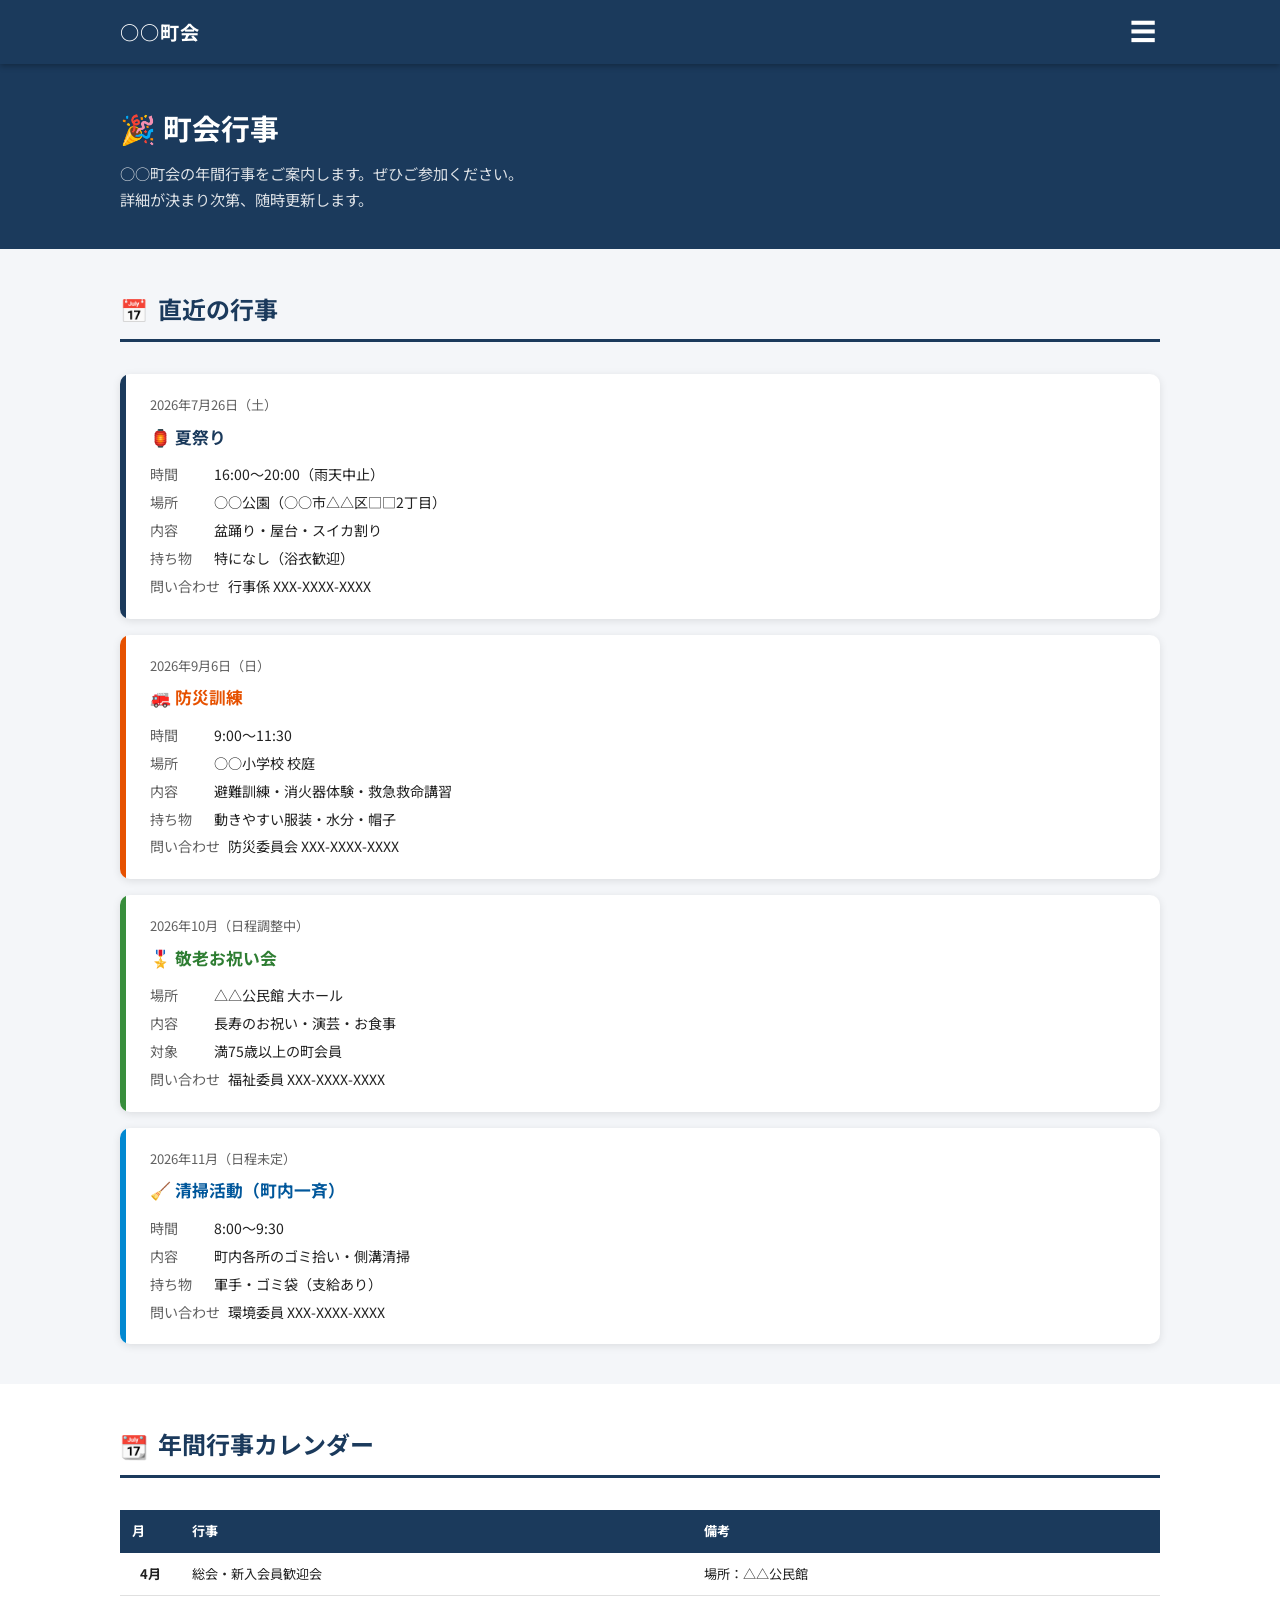
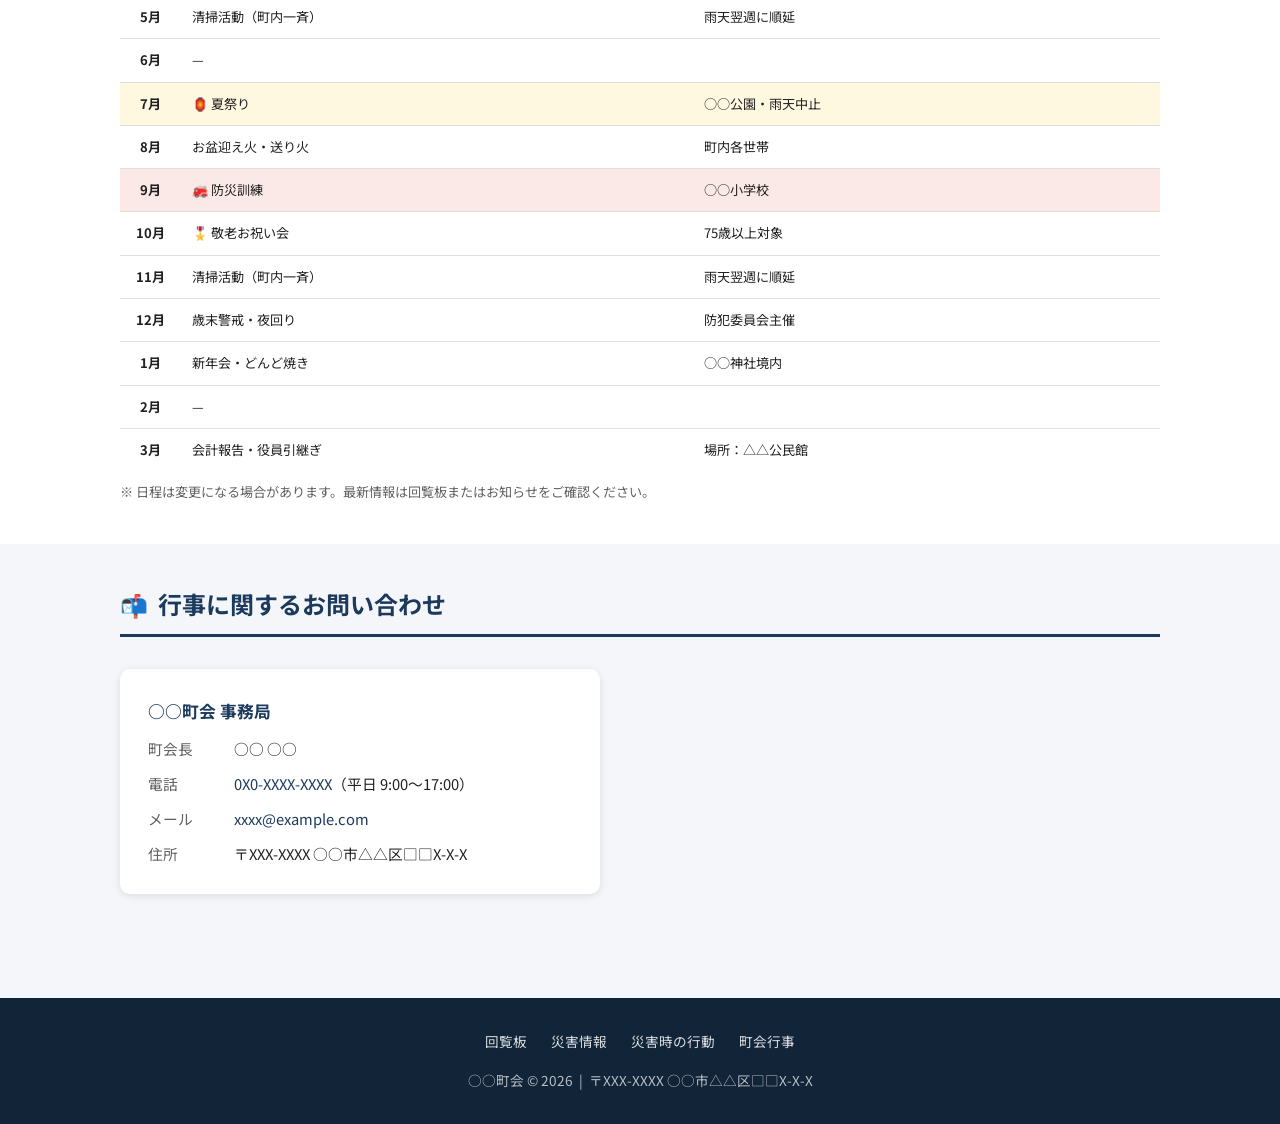
<file: src/events.html>
<!DOCTYPE html>
<html lang="ja">
<head>
  <meta charset="UTF-8">
  <meta name="viewport" content="width=device-width, initial-scale=1.0">
  <title>町会行事 | ○○町会</title>
  <link rel="preconnect" href="https://fonts.googleapis.com">
  <link rel="stylesheet" href="https://fonts.googleapis.com/css2?family=Noto+Sans+JP:wght@400;500;700&display=swap">
  <link rel="stylesheet" href="css/style.css">
</head>
<body>

<header class="site-header">
  <div class="container nav-container">
    <a href="index.html" class="site-logo">○○町会</a>
    <button class="menu-toggle" aria-label="メニューを開く">☰</button>
    <nav class="site-nav">
      <ul>
        <li><a href="circular.html">回覧板</a></li>
        <li><a href="disaster-info.html">災害情報</a></li>
        <li><a href="disaster-action.html">災害時の行動</a></li>
        <li><a href="events.html">町会行事</a></li>
      </ul>
    </nav>
  </div>
</header>

<main>
  <section class="page-hero hero-events">
    <div class="container">
      <h1>🎉 町会行事</h1>
      <p>○○町会の年間行事をご案内します。ぜひご参加ください。<br>詳細が決まり次第、随時更新します。</p>
    </div>
  </section>

  <!-- 直近の行事 -->
  <section class="section">
    <div class="container">
      <h2 class="section-title"><span class="icon">📅</span>直近の行事</h2>

      <div style="display:flex; flex-direction:column; gap:16px;">

        <!-- 夏祭り -->
        <div class="event-card">
          <div class="event-accent"></div>
          <div class="event-body">
            <div class="event-date">2026年7月26日（土）</div>
            <div class="event-title">🏮 夏祭り</div>
            <div class="event-meta">
              <span><span class="label">時間</span><span class="value">16:00〜20:00（雨天中止）</span></span>
              <span><span class="label">場所</span><span class="value">○○公園（○○市△△区□□2丁目）</span></span>
              <span><span class="label">内容</span><span class="value">盆踊り・屋台・スイカ割り</span></span>
              <span><span class="label">持ち物</span><span class="value">特になし（浴衣歓迎）</span></span>
              <span><span class="label">問い合わせ</span><span class="value">行事係 XXX-XXXX-XXXX</span></span>
            </div>
          </div>
        </div>

        <!-- 防災訓練 -->
        <div class="event-card" style="grid-template-columns: 6px 1fr;">
          <div class="event-accent" style="background: var(--accent);"></div>
          <div class="event-body">
            <div class="event-date">2026年9月6日（日）</div>
            <div class="event-title" style="color:var(--accent);">🚒 防災訓練</div>
            <div class="event-meta">
              <span><span class="label">時間</span><span class="value">9:00〜11:30</span></span>
              <span><span class="label">場所</span><span class="value">○○小学校 校庭</span></span>
              <span><span class="label">内容</span><span class="value">避難訓練・消火器体験・救急救命講習</span></span>
              <span><span class="label">持ち物</span><span class="value">動きやすい服装・水分・帽子</span></span>
              <span><span class="label">問い合わせ</span><span class="value">防災委員会 XXX-XXXX-XXXX</span></span>
            </div>
          </div>
        </div>

        <!-- 敬老お祝い会 -->
        <div class="event-card">
          <div class="event-accent" style="background: #388E3C;"></div>
          <div class="event-body">
            <div class="event-date">2026年10月（日程調整中）</div>
            <div class="event-title" style="color:#2E7D32;">🎖️ 敬老お祝い会</div>
            <div class="event-meta">
              <span><span class="label">場所</span><span class="value">△△公民館 大ホール</span></span>
              <span><span class="label">内容</span><span class="value">長寿のお祝い・演芸・お食事</span></span>
              <span><span class="label">対象</span><span class="value">満75歳以上の町会員</span></span>
              <span><span class="label">問い合わせ</span><span class="value">福祉委員 XXX-XXXX-XXXX</span></span>
            </div>
          </div>
        </div>

        <!-- 清掃活動 -->
        <div class="event-card">
          <div class="event-accent" style="background: #0288D1;"></div>
          <div class="event-body">
            <div class="event-date">2026年11月（日程未定）</div>
            <div class="event-title" style="color:#01579B;">🧹 清掃活動（町内一斉）</div>
            <div class="event-meta">
              <span><span class="label">時間</span><span class="value">8:00〜9:30</span></span>
              <span><span class="label">内容</span><span class="value">町内各所のゴミ拾い・側溝清掃</span></span>
              <span><span class="label">持ち物</span><span class="value">軍手・ゴミ袋（支給あり）</span></span>
              <span><span class="label">問い合わせ</span><span class="value">環境委員 XXX-XXXX-XXXX</span></span>
            </div>
          </div>
        </div>

      </div>
    </div>
  </section>

  <!-- 年間行事カレンダー -->
  <section class="section" style="background:#fff;">
    <div class="container">
      <h2 class="section-title"><span class="icon">📆</span>年間行事カレンダー</h2>
      <div class="table-wrap">
        <table>
          <thead>
            <tr>
              <th style="width:60px;">月</th>
              <th>行事</th>
              <th>備考</th>
            </tr>
          </thead>
          <tbody>
            <tr><td style="text-align:center; font-weight:700;">4月</td><td>総会・新入会員歓迎会</td><td>場所：△△公民館</td></tr>
            <tr><td style="text-align:center; font-weight:700;">5月</td><td>清掃活動（町内一斉）</td><td>雨天翌週に順延</td></tr>
            <tr><td style="text-align:center; font-weight:700;">6月</td><td>—</td><td></td></tr>
            <tr style="background:#FFF8E1;"><td style="text-align:center; font-weight:700;">7月</td><td>🏮 夏祭り</td><td>○○公園・雨天中止</td></tr>
            <tr><td style="text-align:center; font-weight:700;">8月</td><td>お盆迎え火・送り火</td><td>町内各世帯</td></tr>
            <tr style="background:#FBE9E7;"><td style="text-align:center; font-weight:700;">9月</td><td>🚒 防災訓練</td><td>○○小学校</td></tr>
            <tr><td style="text-align:center; font-weight:700;">10月</td><td>🎖️ 敬老お祝い会</td><td>75歳以上対象</td></tr>
            <tr><td style="text-align:center; font-weight:700;">11月</td><td>清掃活動（町内一斉）</td><td>雨天翌週に順延</td></tr>
            <tr><td style="text-align:center; font-weight:700;">12月</td><td>歳末警戒・夜回り</td><td>防犯委員会主催</td></tr>
            <tr><td style="text-align:center; font-weight:700;">1月</td><td>新年会・どんど焼き</td><td>○○神社境内</td></tr>
            <tr><td style="text-align:center; font-weight:700;">2月</td><td>—</td><td></td></tr>
            <tr><td style="text-align:center; font-weight:700;">3月</td><td>会計報告・役員引継ぎ</td><td>場所：△△公民館</td></tr>
          </tbody>
        </table>
      </div>
      <p style="font-size:.82rem; color:var(--text-sub); margin-top:10px;">※ 日程は変更になる場合があります。最新情報は回覧板またはお知らせをご確認ください。</p>
    </div>
  </section>

  <!-- お問い合わせ -->
  <section class="section">
    <div class="container">
      <h2 class="section-title"><span class="icon">📬</span>行事に関するお問い合わせ</h2>
      <div style="max-width:480px;">
        <div class="card">
          <div class="card-title">○○町会 事務局</div>
          <div style="display:flex; flex-direction:column; gap:10px; font-size:.92rem;">
            <div class="kv-row" style="display:flex; gap:12px;"><span style="color:var(--text-sub); min-width:5em;">町会長</span><span>○○ ○○</span></div>
            <div class="kv-row" style="display:flex; gap:12px;"><span style="color:var(--text-sub); min-width:5em;">電話</span><span><a href="tel:0X0XXXXXXXX">0X0-XXXX-XXXX</a>（平日 9:00〜17:00）</span></div>
            <div class="kv-row" style="display:flex; gap:12px;"><span style="color:var(--text-sub); min-width:5em;">メール</span><span><a href="mailto:xxxx@example.com">xxxx@example.com</a></span></div>
            <div class="kv-row" style="display:flex; gap:12px;"><span style="color:var(--text-sub); min-width:5em;">住所</span><span>〒XXX-XXXX ○○市△△区□□X-X-X</span></div>
          </div>
        </div>
      </div>
    </div>
  </section>
</main>

<footer class="site-footer">
  <div class="container">
    <nav class="footer-nav">
      <a href="circular.html">回覧板</a>
      <a href="disaster-info.html">災害情報</a>
      <a href="disaster-action.html">災害時の行動</a>
      <a href="events.html">町会行事</a>
    </nav>
    <p>○○町会 &copy; 2026 &nbsp;|&nbsp; 〒XXX-XXXX ○○市△△区□□X-X-X</p>
  </div>
</footer>

<script src="js/main.js"></script>
</body>
</html>
</file>
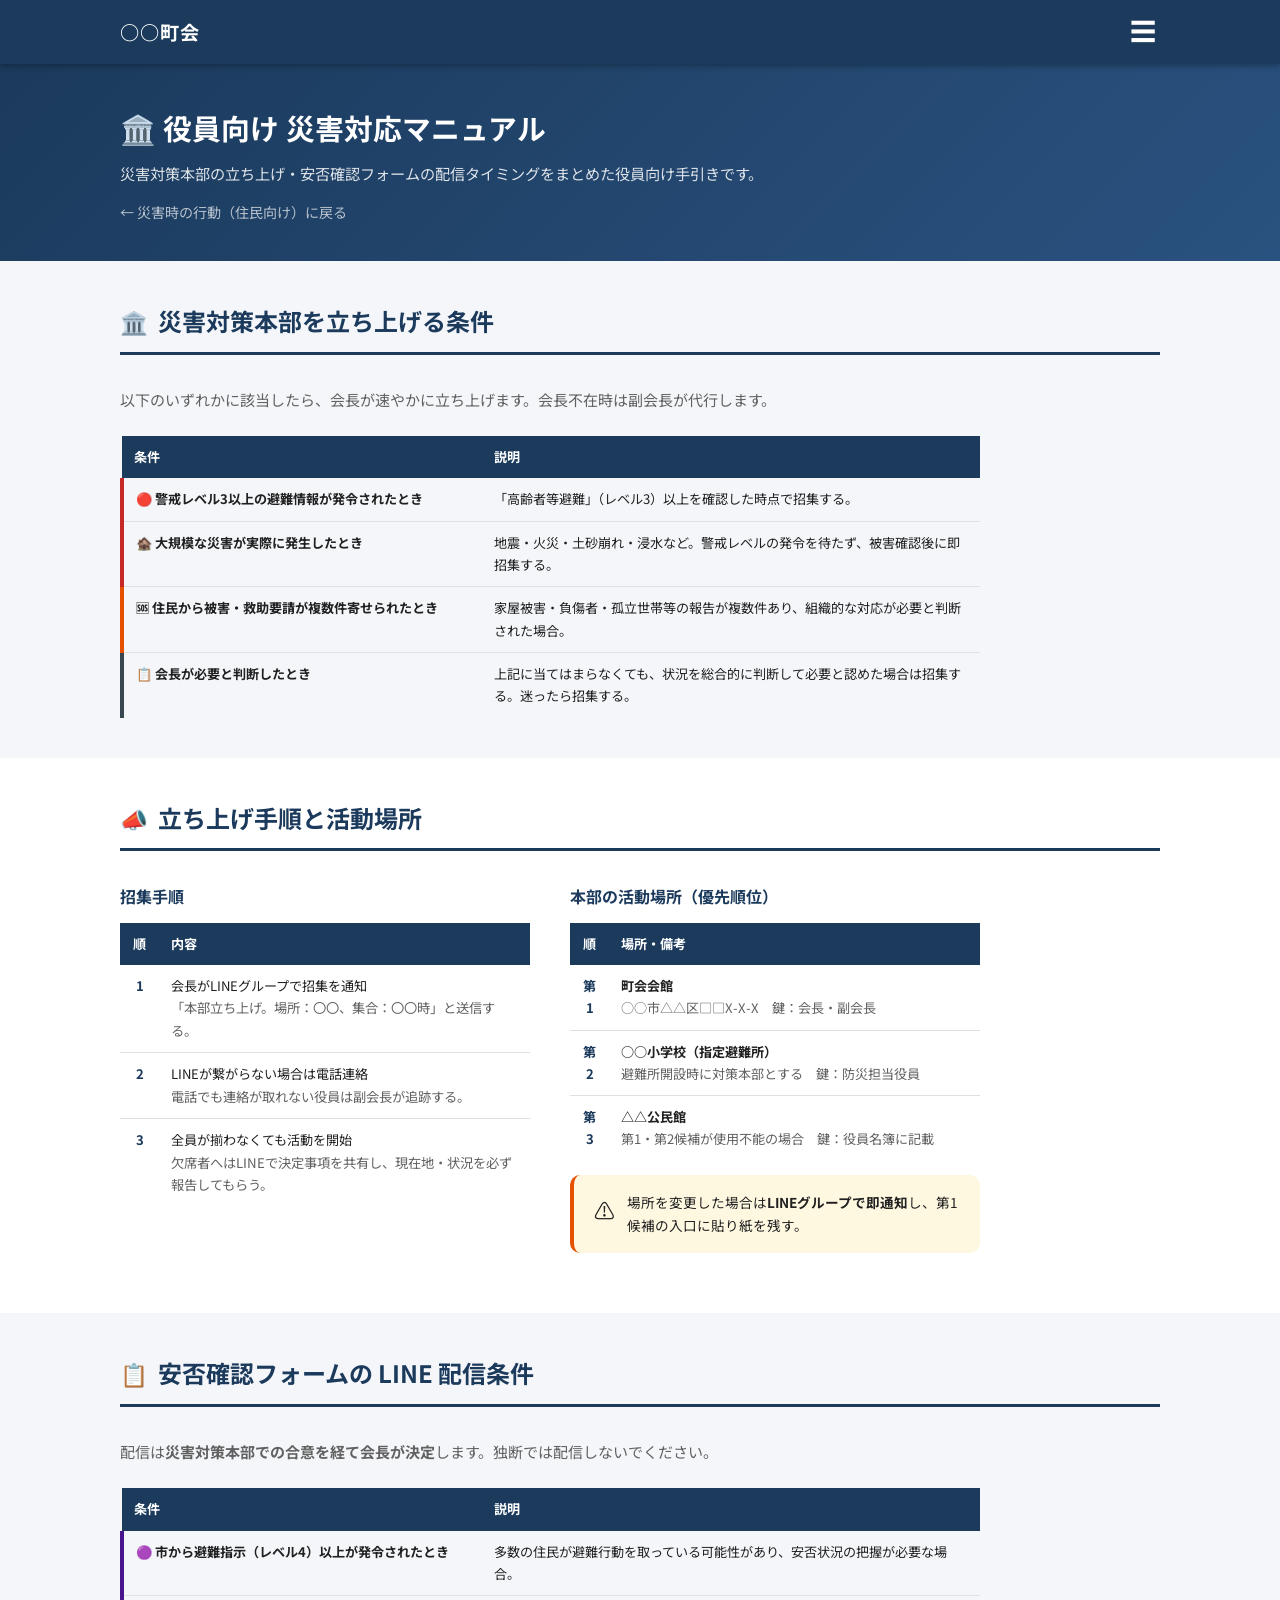
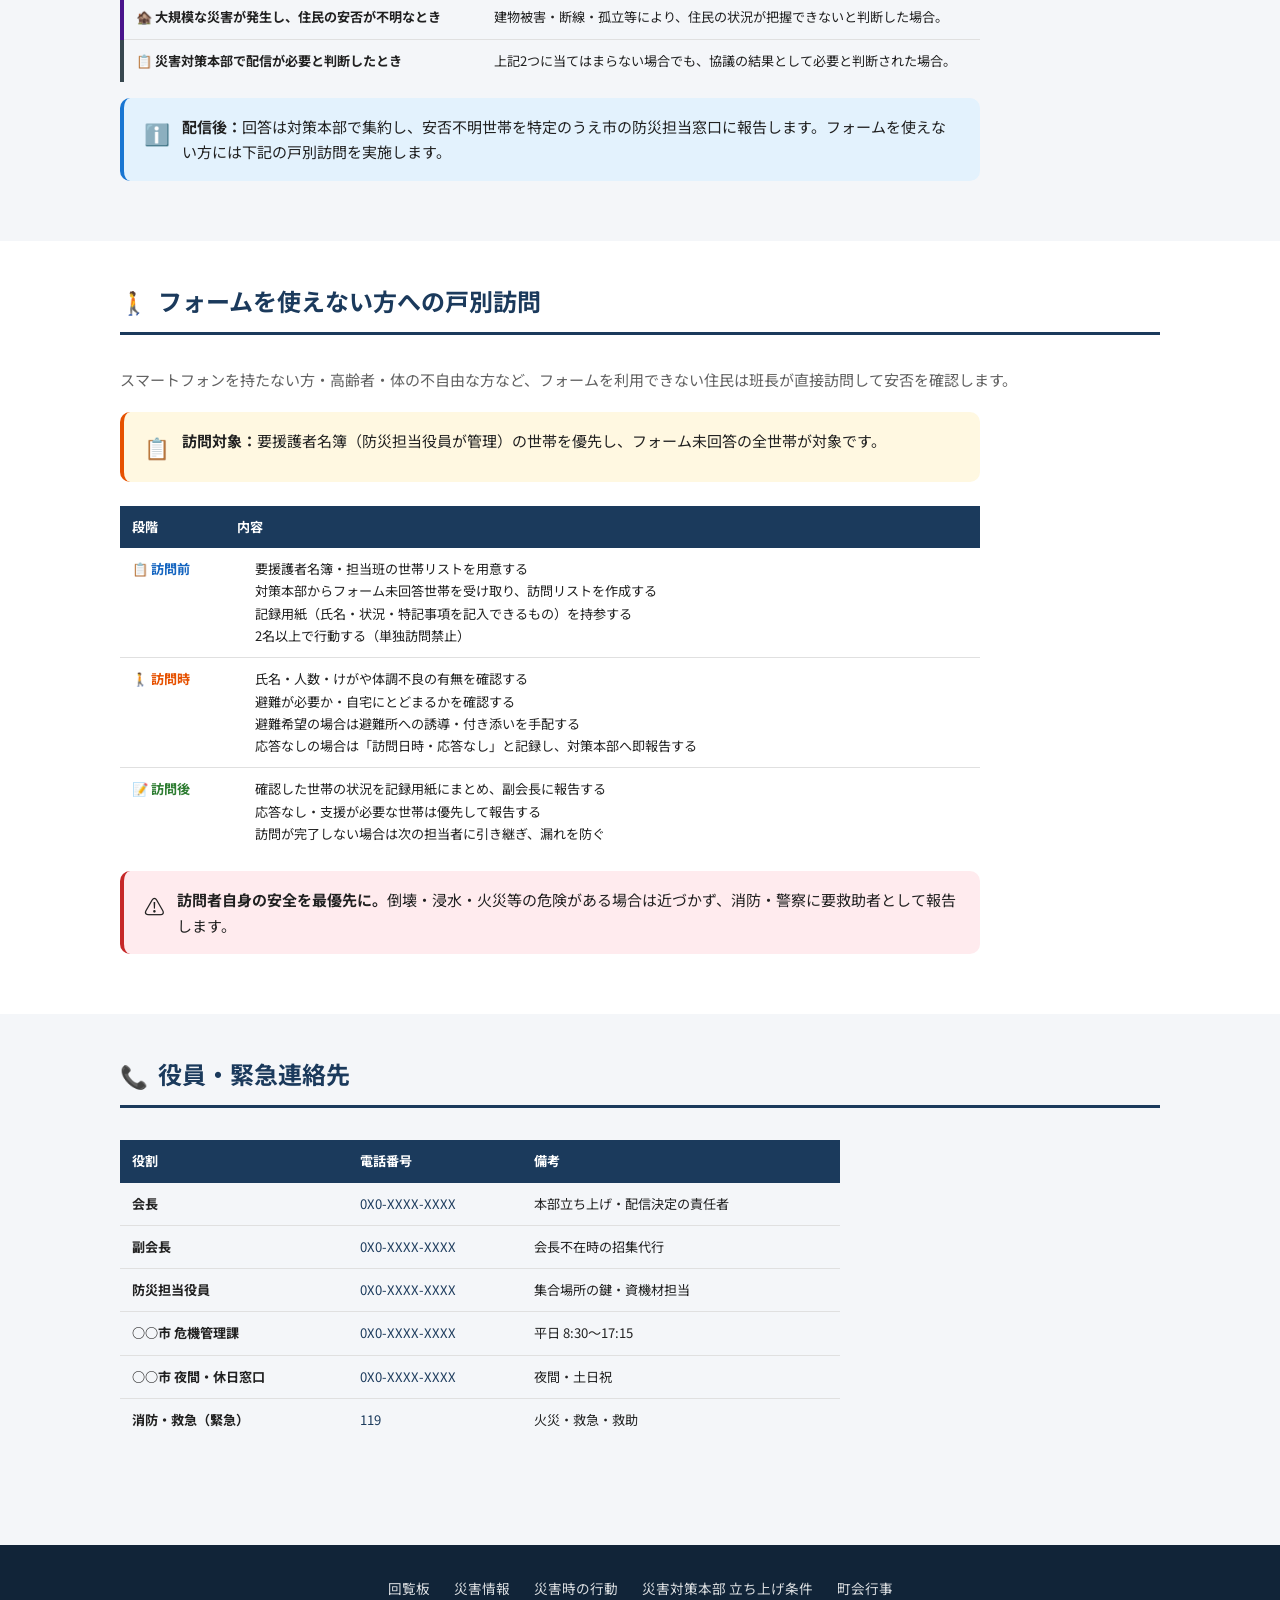
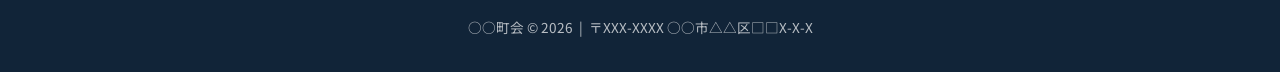
<file: src/officer-action.html>
<!DOCTYPE html>
<html lang="ja">
<head>
  <meta charset="UTF-8">
  <meta name="viewport" content="width=device-width, initial-scale=1.0">
  <title>災害対策本部 立ち上げ条件 | ○○町会</title>
  <link rel="preconnect" href="https://fonts.googleapis.com">
  <link rel="stylesheet" href="https://fonts.googleapis.com/css2?family=Noto+Sans+JP:wght@400;500;700&display=swap">
  <link rel="stylesheet" href="css/style.css">
</head>
<body>

<header class="site-header">
  <div class="container nav-container">
    <a href="index.html" class="site-logo">○○町会</a>
    <button class="menu-toggle" aria-label="メニューを開く">☰</button>
    <nav class="site-nav">
      <ul>
        <li><a href="circular.html">回覧板</a></li>
        <li><a href="disaster-info.html">災害情報</a></li>
        <li><a href="disaster-action.html">災害時の行動</a></li>
        <li><a href="events.html">町会行事</a></li>
      </ul>
    </nav>
  </div>
</header>

<main>
  <section class="page-hero hero-officer">
    <div class="container">
      <h1>🏛️ 役員向け 災害対応マニュアル</h1>
      <p>災害対策本部の立ち上げ・安否確認フォームの配信タイミングをまとめた役員向け手引きです。</p>
      <p style="margin-top:12px;">
        <a href="disaster-action.html" style="color:rgba(255,255,255,.8); font-size:.88rem;">← 災害時の行動（住民向け）に戻る</a>
      </p>
    </div>
  </section>

  <!-- 1. 災害対策本部を立ち上げる条件 -->
  <section class="section">
    <div class="container">
      <h2 class="section-title"><span class="icon">🏛️</span>災害対策本部を立ち上げる条件</h2>
      <p style="margin-bottom:24px; font-size:.94rem; color:var(--text-sub);">
        以下のいずれかに該当したら、会長が速やかに立ち上げます。会長不在時は副会長が代行します。
      </p>

      <div class="table-wrap" style="max-width:860px;">
        <table>
          <thead>
            <tr>
              <th style="width:42%;">条件</th>
              <th>説明</th>
            </tr>
          </thead>
          <tbody>
            <tr>
              <td style="border-left:4px solid #C62828; font-weight:700;">🔴 警戒レベル3以上の避難情報が発令されたとき</td>
              <td>「高齢者等避難」（レベル3）以上を確認した時点で招集する。</td>
            </tr>
            <tr>
              <td style="border-left:4px solid #C62828; font-weight:700;">🏚️ 大規模な災害が実際に発生したとき</td>
              <td>地震・火災・土砂崩れ・浸水など。警戒レベルの発令を待たず、被害確認後に即招集する。</td>
            </tr>
            <tr>
              <td style="border-left:4px solid #E65100; font-weight:700;">🆘 住民から被害・救助要請が複数件寄せられたとき</td>
              <td>家屋被害・負傷者・孤立世帯等の報告が複数件あり、組織的な対応が必要と判断された場合。</td>
            </tr>
            <tr>
              <td style="border-left:4px solid #37474F; font-weight:700;">📋 会長が必要と判断したとき</td>
              <td>上記に当てはまらなくても、状況を総合的に判断して必要と認めた場合は招集する。迷ったら招集する。</td>
            </tr>
          </tbody>
        </table>
      </div>
    </div>
  </section>

  <!-- 2. 立ち上げ手順と活動場所 -->
  <section class="section" style="background:#fff;">
    <div class="container">
      <h2 class="section-title"><span class="icon">📣</span>立ち上げ手順と活動場所</h2>

      <div style="display:grid; grid-template-columns:1fr 1fr; gap:40px; max-width:860px;">

        <div>
          <h3 style="font-size:1rem; font-weight:700; color:var(--primary); margin-bottom:12px;">招集手順</h3>
          <div class="table-wrap">
            <table>
              <thead>
                <tr><th style="width:3em; text-align:center;">順</th><th>内容</th></tr>
              </thead>
              <tbody>
                <tr>
                  <td style="text-align:center; font-weight:700; color:var(--primary);">1</td>
                  <td>会長がLINEグループで招集を通知<br><span style="font-size:.83rem; color:var(--text-sub);">「本部立ち上げ。場所：〇〇、集合：〇〇時」と送信する。</span></td>
                </tr>
                <tr>
                  <td style="text-align:center; font-weight:700; color:var(--primary);">2</td>
                  <td>LINEが繋がらない場合は電話連絡<br><span style="font-size:.83rem; color:var(--text-sub);">電話でも連絡が取れない役員は副会長が追跡する。</span></td>
                </tr>
                <tr>
                  <td style="text-align:center; font-weight:700; color:var(--primary);">3</td>
                  <td>全員が揃わなくても活動を開始<br><span style="font-size:.83rem; color:var(--text-sub);">欠席者へはLINEで決定事項を共有し、現在地・状況を必ず報告してもらう。</span></td>
                </tr>
              </tbody>
            </table>
          </div>
        </div>

        <div>
          <h3 style="font-size:1rem; font-weight:700; color:var(--primary); margin-bottom:12px;">本部の活動場所（優先順位）</h3>
          <div class="table-wrap">
            <table>
              <thead>
                <tr><th style="width:3em; text-align:center;">順</th><th>場所・備考</th></tr>
              </thead>
              <tbody>
                <tr>
                  <td style="text-align:center; font-weight:700; color:var(--primary);">第1</td>
                  <td><strong>町会会館</strong><br><span style="font-size:.82rem; color:var(--text-sub);">○○市△△区□□X-X-X　鍵：会長・副会長</span></td>
                </tr>
                <tr>
                  <td style="text-align:center; font-weight:700; color:var(--primary);">第2</td>
                  <td><strong>○○小学校（指定避難所）</strong><br><span style="font-size:.82rem; color:var(--text-sub);">避難所開設時に対策本部とする　鍵：防災担当役員</span></td>
                </tr>
                <tr>
                  <td style="text-align:center; font-weight:700; color:var(--primary);">第3</td>
                  <td><strong>△△公民館</strong><br><span style="font-size:.82rem; color:var(--text-sub);">第1・第2候補が使用不能の場合　鍵：役員名簿に記載</span></td>
                </tr>
              </tbody>
            </table>
          </div>
          <div class="alert alert-warning" style="margin-top:14px;">
            <span class="alert-icon">⚠️</span>
            <div style="font-size:.85rem;">場所を変更した場合は<strong>LINEグループで即通知</strong>し、第1候補の入口に貼り紙を残す。</div>
          </div>
        </div>

      </div>
    </div>
  </section>

  <!-- 3. 安否確認フォームの配信条件 -->
  <section class="section">
    <div class="container">
      <h2 class="section-title"><span class="icon">📋</span>安否確認フォームの LINE 配信条件</h2>
      <p style="margin-bottom:24px; font-size:.94rem; color:var(--text-sub);">
        配信は<strong>災害対策本部での合意を経て会長が決定</strong>します。独断では配信しないでください。
      </p>

      <div class="table-wrap" style="max-width:860px;">
        <table>
          <thead>
            <tr>
              <th style="width:42%;">条件</th>
              <th>説明</th>
            </tr>
          </thead>
          <tbody>
            <tr>
              <td style="border-left:4px solid #4A148C; font-weight:700;">🟣 市から避難指示（レベル4）以上が発令されたとき</td>
              <td>多数の住民が避難行動を取っている可能性があり、安否状況の把握が必要な場合。</td>
            </tr>
            <tr>
              <td style="border-left:4px solid #4A148C; font-weight:700;">🏚️ 大規模な災害が発生し、住民の安否が不明なとき</td>
              <td>建物被害・断線・孤立等により、住民の状況が把握できないと判断した場合。</td>
            </tr>
            <tr>
              <td style="border-left:4px solid #37474F; font-weight:700;">📋 災害対策本部で配信が必要と判断したとき</td>
              <td>上記2つに当てはまらない場合でも、協議の結果として必要と判断された場合。</td>
            </tr>
          </tbody>
        </table>
      </div>

      <div class="alert alert-info mt-16" style="max-width:860px;">
        <span class="alert-icon">ℹ️</span>
        <div>
          <strong>配信後：</strong>回答は対策本部で集約し、安否不明世帯を特定のうえ市の防災担当窓口に報告します。フォームを使えない方には下記の戸別訪問を実施します。
        </div>
      </div>
    </div>
  </section>

  <!-- 4. 戸別訪問による安否確認 -->
  <section class="section" style="background:#fff;">
    <div class="container">
      <h2 class="section-title"><span class="icon">🚶</span>フォームを使えない方への戸別訪問</h2>
      <p style="margin-bottom:20px; font-size:.94rem; color:var(--text-sub);">
        スマートフォンを持たない方・高齢者・体の不自由な方など、フォームを利用できない住民は班長が直接訪問して安否を確認します。
      </p>

      <div class="alert alert-warning" style="max-width:860px; margin-bottom:24px;">
        <span class="alert-icon">📋</span>
        <div>
          <strong>訪問対象：</strong>要援護者名簿（防災担当役員が管理）の世帯を優先し、フォーム未回答の全世帯が対象です。
        </div>
      </div>

      <div class="table-wrap" style="max-width:860px;">
        <table>
          <thead>
            <tr>
              <th style="width:8em;">段階</th>
              <th>内容</th>
            </tr>
          </thead>
          <tbody>
            <tr>
              <td style="font-weight:700; white-space:nowrap; color:#1565C0;">📋 訪問前</td>
              <td>
                <ul style="margin:0; padding-left:1.4em;">
                  <li>要援護者名簿・担当班の世帯リストを用意する</li>
                  <li>対策本部からフォーム未回答世帯を受け取り、訪問リストを作成する</li>
                  <li>記録用紙（氏名・状況・特記事項を記入できるもの）を持参する</li>
                  <li>2名以上で行動する（単独訪問禁止）</li>
                </ul>
              </td>
            </tr>
            <tr>
              <td style="font-weight:700; white-space:nowrap; color:#E65100;">🚶 訪問時</td>
              <td>
                <ul style="margin:0; padding-left:1.4em;">
                  <li>氏名・人数・けがや体調不良の有無を確認する</li>
                  <li>避難が必要か・自宅にとどまるかを確認する</li>
                  <li>避難希望の場合は避難所への誘導・付き添いを手配する</li>
                  <li>応答なしの場合は「訪問日時・応答なし」と記録し、対策本部へ即報告する</li>
                </ul>
              </td>
            </tr>
            <tr>
              <td style="font-weight:700; white-space:nowrap; color:#2E7D32;">📝 訪問後</td>
              <td>
                <ul style="margin:0; padding-left:1.4em;">
                  <li>確認した世帯の状況を記録用紙にまとめ、副会長に報告する</li>
                  <li>応答なし・支援が必要な世帯は優先して報告する</li>
                  <li>訪問が完了しない場合は次の担当者に引き継ぎ、漏れを防ぐ</li>
                </ul>
              </td>
            </tr>
          </tbody>
        </table>
      </div>

      <div class="alert alert-danger mt-16" style="max-width:860px;">
        <span class="alert-icon">⚠️</span>
        <div>
          <strong>訪問者自身の安全を最優先に。</strong>倒壊・浸水・火災等の危険がある場合は近づかず、消防・警察に要救助者として報告します。
        </div>
      </div>
    </div>
  </section>

  <!-- 5. 役員・緊急連絡先 -->
  <section class="section">
    <div class="container">
      <h2 class="section-title"><span class="icon">📞</span>役員・緊急連絡先</h2>
      <div class="table-wrap" style="max-width:720px;">
        <table>
          <thead>
            <tr>
              <th>役割</th>
              <th>電話番号</th>
              <th>備考</th>
            </tr>
          </thead>
          <tbody>
            <tr>
              <td style="font-weight:700;">会長</td>
              <td><a href="tel:0X0XXXXXXXX">0X0-XXXX-XXXX</a></td>
              <td>本部立ち上げ・配信決定の責任者</td>
            </tr>
            <tr>
              <td style="font-weight:700;">副会長</td>
              <td><a href="tel:0X0XXXXXXXX">0X0-XXXX-XXXX</a></td>
              <td>会長不在時の招集代行</td>
            </tr>
            <tr>
              <td style="font-weight:700;">防災担当役員</td>
              <td><a href="tel:0X0XXXXXXXX">0X0-XXXX-XXXX</a></td>
              <td>集合場所の鍵・資機材担当</td>
            </tr>
            <tr>
              <td style="font-weight:700;">○○市 危機管理課</td>
              <td><a href="tel:0X0XXXXXXXX">0X0-XXXX-XXXX</a></td>
              <td>平日 8:30〜17:15</td>
            </tr>
            <tr>
              <td style="font-weight:700;">○○市 夜間・休日窓口</td>
              <td><a href="tel:0X0XXXXXXXX">0X0-XXXX-XXXX</a></td>
              <td>夜間・土日祝</td>
            </tr>
            <tr>
              <td style="font-weight:700;">消防・救急（緊急）</td>
              <td><a href="tel:119">119</a></td>
              <td>火災・救急・救助</td>
            </tr>
          </tbody>
        </table>
      </div>
    </div>
  </section>

</main>

<footer class="site-footer">
  <div class="container">
    <nav class="footer-nav">
      <a href="circular.html">回覧板</a>
      <a href="disaster-info.html">災害情報</a>
      <a href="disaster-action.html">災害時の行動</a>
      <a href="officer-action.html">災害対策本部 立ち上げ条件</a>
      <a href="events.html">町会行事</a>
    </nav>
    <p>○○町会 &copy; 2026 &nbsp;|&nbsp; 〒XXX-XXXX ○○市△△区□□X-X-X</p>
  </div>
</footer>

<script src="js/main.js"></script>
</body>
</html>
</file>
<file: src/css/style.css>
/* === Variables === */
:root {
  --primary:        #1B3A5C;
  --primary-light:  #2A5280;
  --primary-dark:   #112438;
  --accent:         #E65100;
  --accent-light:   #FF8A65;
  --warning-bg:     #FFF8E1;
  --bg:             #F4F6F9;
  --card-bg:        #FFFFFF;
  --text:           #212121;
  --text-sub:       #616161;
  --border:         #E0E0E0;
  --shadow:         0 2px 8px rgba(0,0,0,.10);
  --shadow-hover:   0 6px 20px rgba(0,0,0,.16);
  --radius:         10px;
  --nav-h:          64px;

  /* 警戒レベル（気象庁キキクル公式配色） */
  --lv1: #FFFFFF;
  --lv2: #FFFF00;
  --lv3: #FF0000;
  --lv4: #9C27B0;
  --lv5: #000000;
}

/* === Reset / Base === */
*, *::before, *::after { box-sizing: border-box; margin: 0; padding: 0; }
html { scroll-behavior: smooth; }
body {
  font-family: 'Noto Sans JP', sans-serif;
  background: var(--bg);
  color: var(--text);
  line-height: 1.7;
  font-size: 15px;
}
img { max-width: 100%; display: block; }
a { color: var(--primary); text-decoration: none; }
a:hover { text-decoration: underline; }
ul { list-style: none; }

/* === Layout === */
.container {
  max-width: 1080px;
  margin: 0 auto;
  padding: 0 20px;
}
.section { padding: 56px 0; }
.section-title {
  font-size: 1.5rem;
  font-weight: 700;
  color: var(--primary);
  margin-bottom: 32px;
  padding-bottom: 10px;
  border-bottom: 3px solid var(--primary);
  display: flex;
  align-items: center;
  gap: 10px;
}
.section-title .icon { font-size: 1.4rem; }

/* === Header / Nav === */
.site-header {
  background: var(--primary);
  height: var(--nav-h);
  position: sticky;
  top: 0;
  z-index: 100;
  box-shadow: 0 2px 6px rgba(0,0,0,.3);
}
.nav-container {
  height: 100%;
  display: flex;
  align-items: center;
  justify-content: space-between;
}
.site-logo {
  color: #fff;
  font-size: 1.2rem;
  font-weight: 700;
  letter-spacing: .05em;
  text-decoration: none;
  white-space: nowrap;
}
.site-nav ul {
  display: flex;
  gap: 4px;
}
.site-nav a {
  color: rgba(255,255,255,.85);
  padding: 8px 14px;
  border-radius: 6px;
  font-size: .9rem;
  font-weight: 500;
  transition: background .2s, color .2s;
  white-space: nowrap;
}
.site-nav a:hover,
.site-nav a.active {
  background: rgba(255,255,255,.18);
  color: #fff;
  text-decoration: none;
}
.menu-toggle {
  display: none;
  background: none;
  border: none;
  color: #fff;
  font-size: 1.6rem;
  cursor: pointer;
  padding: 4px;
}

/* === Hero === */
.hero {
  background: linear-gradient(135deg, var(--primary-dark) 0%, var(--primary) 60%, var(--primary-light) 100%);
  color: #fff;
  padding: 72px 0 64px;
  text-align: center;
}
.hero-sub {
  font-size: .9rem;
  letter-spacing: .1em;
  opacity: .8;
  margin-bottom: 14px;
  text-transform: uppercase;
}
.hero h1 {
  font-size: clamp(1.8rem, 5vw, 2.8rem);
  font-weight: 700;
  line-height: 1.3;
  margin-bottom: 16px;
}
.hero p {
  font-size: 1rem;
  opacity: .9;
  max-width: 600px;
  margin: 0 auto 32px;
}
.hero-btns {
  display: flex;
  gap: 16px;
  justify-content: center;
  flex-wrap: wrap;
}
.hero-emergency {
  background: linear-gradient(135deg, #B71C1C 0%, var(--accent) 100%);
}
.hero-circular {
  background: linear-gradient(135deg, #0D47A1 0%, #1976D2 100%);
}
.hero-info {
  background: linear-gradient(135deg, #1B5E20 0%, #388E3C 100%);
}
.hero-events {
  background: linear-gradient(135deg, #4A148C 0%, #7B1FA2 100%);
}

/* === Buttons === */
.btn {
  display: inline-block;
  padding: 12px 28px;
  border-radius: 50px;
  font-size: .95rem;
  font-weight: 700;
  cursor: pointer;
  transition: transform .15s, box-shadow .15s;
  border: none;
  text-decoration: none;
}
.btn:hover { transform: translateY(-2px); box-shadow: 0 6px 16px rgba(0,0,0,.25); text-decoration: none; }
.btn-white { background: #fff; color: var(--primary); }
.btn-outline { background: transparent; border: 2px solid rgba(255,255,255,.8); color: #fff; }
.btn-danger { background: var(--accent); color: #fff; }
.btn-primary { background: var(--primary); color: #fff; }

/* === Cards === */
.card {
  background: var(--card-bg);
  border-radius: var(--radius);
  box-shadow: var(--shadow);
  padding: 28px;
  transition: box-shadow .2s, transform .2s;
}
.card:hover { box-shadow: var(--shadow-hover); transform: translateY(-2px); }
.card-title {
  font-size: 1.05rem;
  font-weight: 700;
  color: var(--primary);
  margin-bottom: 10px;
}
.card-grid {
  display: grid;
  grid-template-columns: repeat(auto-fill, minmax(240px, 1fr));
  gap: 20px;
}
.card-link {
  display: block;
  background: var(--card-bg);
  border-radius: var(--radius);
  box-shadow: var(--shadow);
  padding: 28px 24px;
  text-align: center;
  transition: box-shadow .2s, transform .2s;
}
.card-link:hover { box-shadow: var(--shadow-hover); transform: translateY(-3px); text-decoration: none; }
.card-link .card-icon { font-size: 2.4rem; margin-bottom: 12px; }
.card-link .card-label { font-weight: 700; color: var(--primary); font-size: 1rem; margin-bottom: 6px; }
.card-link .card-desc { font-size: .85rem; color: var(--text-sub); }

/* === News list === */
.news-list { display: flex; flex-direction: column; gap: 2px; }
.news-item {
  display: flex;
  align-items: flex-start;
  gap: 16px;
  background: var(--card-bg);
  padding: 14px 20px;
  border-radius: 6px;
  border-left: 4px solid var(--primary);
  transition: background .2s;
}
.news-item:hover { background: #EBF0F8; }
.news-date { font-size: .82rem; color: var(--text-sub); white-space: nowrap; min-width: 80px; padding-top: 2px; }
.news-tag {
  font-size: .75rem;
  font-weight: 700;
  padding: 2px 8px;
  border-radius: 4px;
  white-space: nowrap;
}
.tag-circular  { background: #E3F2FD; color: #0D47A1; }
.tag-disaster  { background: #FBE9E7; color: #BF360C; }
.tag-event     { background: #F3E5F5; color: #6A1B9A; }
.tag-info      { background: #E8F5E9; color: #1B5E20; }
.news-body { font-size: .92rem; }
.news-body a { color: var(--text); }
.news-body a:hover { color: var(--primary); }

/* === Table === */
.table-wrap { overflow-x: auto; }
table { width: 100%; border-collapse: collapse; font-size: .92rem; }
th {
  background: var(--primary);
  color: #fff;
  padding: 12px 16px;
  text-align: left;
  font-weight: 700;
  white-space: nowrap;
}
td { padding: 12px 16px; border-bottom: 1px solid var(--border); vertical-align: top; }
tr:last-child td { border-bottom: none; }
tr:hover td { background: #F0F4FA; }

/* === Warning Levels === */
.level-table td:first-child { font-weight: 700; text-align: center; }
.lv1 { background: var(--lv1); color: #212121; border: 1px solid #BDBDBD; }
.lv2 { background: var(--lv2); color: #212121; }
.lv3 { background: var(--lv3); color: #fff; }
.lv4 { background: var(--lv4); color: #fff; }
.lv5 { background: var(--lv5); color: #fff; }
.level-badge {
  display: inline-block;
  padding: 4px 12px;
  border-radius: 50px;
  font-size: .82rem;
  font-weight: 700;
}

/* === Steps === */
.steps { counter-reset: step; display: flex; flex-direction: column; gap: 16px; }
.step {
  display: flex;
  gap: 16px;
  align-items: flex-start;
  background: var(--card-bg);
  padding: 18px 20px;
  border-radius: var(--radius);
  box-shadow: var(--shadow);
}
.step-num {
  counter-increment: step;
  background: var(--primary);
  color: #fff;
  width: 32px;
  height: 32px;
  border-radius: 50%;
  display: flex;
  align-items: center;
  justify-content: center;
  font-weight: 700;
  font-size: .9rem;
  flex-shrink: 0;
  margin-top: 2px;
}
.step-body { flex: 1; }
.step-title { font-weight: 700; margin-bottom: 4px; color: var(--primary); }

/* === Checklist === */
.checklist { display: flex; flex-direction: column; gap: 10px; }
.checklist-item {
  display: flex;
  align-items: center;
  gap: 12px;
  background: var(--card-bg);
  padding: 12px 16px;
  border-radius: 8px;
  box-shadow: var(--shadow);
}
.checklist-item::before {
  content: '☐';
  font-size: 1.2rem;
  color: var(--primary);
  flex-shrink: 0;
}

/* === Alert box === */
.alert {
  padding: 16px 20px;
  border-radius: var(--radius);
  margin-bottom: 20px;
  display: flex;
  gap: 12px;
  align-items: flex-start;
}
.alert-icon { font-size: 1.3rem; flex-shrink: 0; margin-top: 2px; }
.alert-warning { background: var(--warning-bg); border-left: 4px solid var(--accent); }
.alert-info    { background: #E3F2FD; border-left: 4px solid #1976D2; }
.alert-danger  { background: #FFEBEE; border-left: 4px solid #C62828; }

/* === App cards === */
.app-grid { display: grid; grid-template-columns: repeat(auto-fill, minmax(200px, 1fr)); gap: 16px; }
.app-card {
  background: var(--card-bg);
  border-radius: var(--radius);
  box-shadow: var(--shadow);
  padding: 20px;
  display: flex;
  gap: 14px;
  align-items: center;
}
.app-icon { font-size: 2.2rem; flex-shrink: 0; }
.app-name { font-weight: 700; font-size: .95rem; margin-bottom: 4px; }
.app-desc { font-size: .8rem; color: var(--text-sub); }

/* === Event cards === */
.event-card {
  background: var(--card-bg);
  border-radius: var(--radius);
  box-shadow: var(--shadow);
  overflow: hidden;
  display: grid;
  grid-template-columns: 6px 1fr;
}
.event-accent { background: var(--primary); }
.event-body { padding: 20px 24px; }
.event-date { font-size: .82rem; color: var(--text-sub); margin-bottom: 6px; }
.event-title { font-size: 1.05rem; font-weight: 700; color: var(--primary); margin-bottom: 12px; }
.event-meta { font-size: .88rem; color: var(--text-sub); display: flex; flex-direction: column; gap: 4px; }
.event-meta span { display: flex; gap: 8px; }
.event-meta .label { color: var(--text-sub); min-width: 4em; }
.event-meta .value { color: var(--text); }

/* === Contact === */
.contact-grid { display: grid; grid-template-columns: repeat(auto-fill, minmax(220px, 1fr)); gap: 16px; }
.contact-card {
  background: var(--card-bg);
  border-radius: var(--radius);
  box-shadow: var(--shadow);
  padding: 20px;
  text-align: center;
}
.contact-name { font-weight: 700; margin-bottom: 8px; color: var(--primary); }
.contact-tel { font-size: 1.2rem; font-weight: 700; color: var(--accent); }
.contact-tel a { color: inherit; }
.contact-note { font-size: .78rem; color: var(--text-sub); margin-top: 6px; }

/* === Hero tagline === */
.hero-tagline {
  font-size: clamp(1.1rem, 3vw, 1.35rem);
  font-weight: 700;
  letter-spacing: .04em;
  opacity: 1;
  margin-bottom: 32px;
  line-height: 1.6;
}
.hero-tagline-sub {
  display: block;
  font-size: .85em;
  font-weight: 400;
  opacity: .85;
  margin-top: 6px;
}

/* === Intro section === */
.intro-section {
  background: var(--bg);
  padding: 56px 0 48px;
  border-bottom: 1px solid var(--border);
}
.intro-body {
  max-width: 720px;
  display: flex;
  flex-direction: column;
  gap: 18px;
  font-size: .96rem;
  line-height: 2;
  color: var(--text);
}

/* === About section === */
.about-section {
  background: #fff;
  padding: 56px 0 48px;
  border-bottom: 1px solid var(--border);
}
.about-message {
  max-width: 680px;
  margin: 0 auto 48px;
  text-align: center;
}
.about-lead {
  font-size: .88rem;
  color: var(--text-sub);
  letter-spacing: .08em;
  margin-bottom: 14px;
}
.about-headline {
  font-size: clamp(1.4rem, 4vw, 2rem);
  font-weight: 700;
  color: var(--primary);
  line-height: 1.4;
  margin-bottom: 24px;
  padding: 20px 0;
  border-top: 3px solid var(--primary);
  border-bottom: 3px solid var(--primary);
}
.about-body {
  font-size: .96rem;
  line-height: 2;
  color: var(--text);
  margin-bottom: 24px;
}
.about-sign {
  font-size: .85rem;
  color: var(--text-sub);
  font-style: italic;
}
.about-pillars {
  display: grid;
  grid-template-columns: repeat(3, 1fr);
  gap: 20px;
}
.pillar {
  background: var(--bg);
  border-radius: var(--radius);
  padding: 28px 20px;
  text-align: center;
  border-top: 4px solid var(--primary);
  transition: box-shadow .2s, transform .2s;
}
.pillar:hover { box-shadow: var(--shadow-hover); transform: translateY(-3px); }
.pillar-icon { font-size: 2.4rem; margin-bottom: 12px; }
.pillar-title {
  font-size: 1.1rem;
  font-weight: 700;
  color: var(--primary);
  margin-bottom: 8px;
}
.pillar-desc { font-size: .85rem; color: var(--text-sub); line-height: 1.7; flex: 1; }
.pillar-link {
  margin-top: 14px;
  font-size: .82rem;
  font-weight: 700;
  color: var(--primary);
  letter-spacing: .03em;
}
a.pillar { text-decoration: none; display: flex; flex-direction: column; }
a.pillar:hover { text-decoration: none; }
a.pillar:hover .pillar-link { text-decoration: underline; }
.about-pillars-lead {
  text-align: center;
  font-size: .82rem;
  font-weight: 700;
  letter-spacing: .12em;
  color: var(--text-sub);
  text-transform: uppercase;
  margin-bottom: 14px;
}

@media (max-width: 600px) {
  .about-pillars { grid-template-columns: 1fr; }
  .about-headline { font-size: 1.3rem; }
}

/* === Footer === */
.site-footer {
  background: var(--primary-dark);
  color: rgba(255,255,255,.7);
  padding: 32px 0;
  margin-top: 64px;
  text-align: center;
  font-size: .85rem;
}
.site-footer a { color: rgba(255,255,255,.85); }
.footer-nav { display: flex; justify-content: center; flex-wrap: wrap; gap: 8px 24px; margin-bottom: 16px; }
.footer-nav a:hover { color: #fff; }

/* === Misc === */
.text-center { text-align: center; }
.mt-8  { margin-top: 8px; }
.mt-16 { margin-top: 16px; }
.mt-24 { margin-top: 24px; }
.mb-8  { margin-bottom: 8px; }
.mb-16 { margin-bottom: 16px; }
.chip {
  display: inline-block;
  background: #E3F2FD;
  color: #0D47A1;
  font-size: .78rem;
  font-weight: 700;
  padding: 2px 10px;
  border-radius: 50px;
  margin-right: 4px;
}
.divider { border: none; border-top: 1px solid var(--border); margin: 32px 0; }
.page-hero {
  background: var(--primary);
  color: #fff;
  padding: 40px 0 36px;
}
.page-hero h1 { font-size: 1.8rem; font-weight: 700; margin-bottom: 8px; }
.page-hero p { opacity: .85; font-size: .95rem; }

/* === Phase cards (disaster action) === */
.phase-grid { display: grid; grid-template-columns: repeat(3, 1fr); gap: 20px; }
.phase-card { background: var(--card-bg); border-radius: var(--radius); box-shadow: var(--shadow); overflow: hidden; }
.phase-label { padding: 14px 20px; font-weight: 700; font-size: .92rem; color: #fff; text-align: center; letter-spacing: .03em; }
.phase-label.phase-before { background: #1565C0; }
.phase-label.phase-during { background: #C62828; }
.phase-label.phase-after  { background: #2E7D32; }
.phase-body { padding: 20px 22px; }
.phase-body ul { padding-left: 1.4em; list-style: disc; }
.phase-body li { margin-bottom: 10px; font-size: .88rem; line-height: 1.65; }

/* === Disaster type sections === */
.disaster-type { margin-bottom: 48px; }
.disaster-type:last-child { margin-bottom: 0; }
.disaster-type-header {
  display: flex;
  align-items: center;
  gap: 12px;
  padding: 14px 24px;
  border-radius: var(--radius);
  color: #fff;
  font-size: 1.1rem;
  font-weight: 700;
  margin-bottom: 16px;
}
.disaster-flood { background: linear-gradient(135deg, #1565C0, #0D47A1); }
.disaster-quake { background: linear-gradient(135deg, #BF360C, #7F2700); }
.disaster-fire  { background: linear-gradient(135deg, #B71C1C, #7F0000); }

/* === Safety confirm cards === */
.confirm-grid { display: grid; grid-template-columns: repeat(auto-fill, minmax(260px, 1fr)); gap: 20px; }
.confirm-card { background: var(--card-bg); border-radius: var(--radius); box-shadow: var(--shadow); padding: 22px; border-top: 4px solid var(--primary); }
.confirm-card-title { font-weight: 700; color: var(--primary); margin-bottom: 10px; font-size: .98rem; }
.confirm-card-body { font-size: .88rem; color: var(--text-sub); line-height: 1.75; }

/* === Officer Action Page === */
.role-badge {
  display: inline-block;
  padding: 4px 12px;
  border-radius: 50px;
  font-size: .78rem;
  font-weight: 700;
  color: #fff;
  margin-bottom: 10px;
}
.role-chief   { background: #1B3A5C; }
.role-vice    { background: #2A5280; }
.role-bousai  { background: #BF360C; }
.role-hanchou { background: #2E7D32; }
.role-all     { background: #E65100; }

.officer-phase {
  border-radius: var(--radius);
  overflow: hidden;
  margin-bottom: 36px;
  box-shadow: var(--shadow);
}
.officer-phase-header {
  padding: 20px 28px;
  color: #fff;
}
.officer-phase-label {
  font-size: .78rem;
  font-weight: 700;
  opacity: .8;
  letter-spacing: .1em;
  margin-bottom: 4px;
  text-transform: uppercase;
}
.officer-phase-title {
  font-size: 1.15rem;
  font-weight: 700;
  margin-bottom: 8px;
}
.officer-phase-trigger {
  font-size: .85rem;
  opacity: .92;
  background: rgba(255,255,255,.15);
  padding: 6px 14px;
  border-radius: 6px;
  display: inline-block;
}
.officer-phase-body {
  padding: 28px;
  background: #fff;
  display: grid;
  grid-template-columns: repeat(auto-fill, minmax(248px, 1fr));
  gap: 18px;
}
.officer-card {
  background: var(--bg);
  border-radius: 8px;
  padding: 18px 20px;
  border-left: 4px solid var(--primary);
}
.officer-card.chief   { border-left-color: #1B3A5C; }
.officer-card.vice    { border-left-color: #2A5280; }
.officer-card.bousai  { border-left-color: #C62828; }
.officer-card.hanchou { border-left-color: #2E7D32; }
.officer-card.all     { border-left-color: #E65100; }
.officer-card ul { list-style: disc; padding-left: 1.2em; margin-top: 10px; }
.officer-card li { font-size: .87rem; line-height: 1.65; margin-bottom: 8px; color: var(--text); }
.officer-card-meta {
  font-size: .79rem;
  color: var(--text-sub);
  margin-top: 12px;
  padding-top: 10px;
  border-top: 1px solid var(--border);
  display: flex;
  flex-direction: column;
  gap: 4px;
}
.officer-card-meta span { display: flex; gap: 6px; align-items: flex-start; }
.meta-label { font-weight: 700; color: var(--primary); flex-shrink: 0; }

/* Phase header colors */
.ph-peacetime { background: linear-gradient(135deg, #37474F, #546E7A); }
.ph-lv12      { background: linear-gradient(135deg, #E65100, #FF8A65); }
.ph-lv3       { background: linear-gradient(135deg, #B71C1C, #C62828); }
.ph-lv4       { background: linear-gradient(135deg, #4A148C, #6A1B9A); }
.ph-lv5       { background: linear-gradient(135deg, #212121, #424242); }
.ph-recovery  { background: linear-gradient(135deg, #1B5E20, #2E7D32); }

.hero-officer {
  background: linear-gradient(135deg, #1B3A5C 0%, #2A5280 100%);
}

.role-def-grid {
  display: grid;
  grid-template-columns: repeat(auto-fill, minmax(220px, 1fr));
  gap: 16px;
}
.role-def-card {
  background: var(--card-bg);
  border-radius: var(--radius);
  box-shadow: var(--shadow);
  padding: 22px 20px;
}
.role-def-title {
  font-size: 1.05rem;
  font-weight: 700;
  color: var(--primary);
  margin-bottom: 6px;
}
.role-def-sub {
  font-size: .8rem;
  color: var(--text-sub);
  margin-bottom: 10px;
}
.role-def-desc {
  font-size: .86rem;
  line-height: 1.75;
  color: var(--text);
}

.flow-row {
  display: flex;
  align-items: center;
  gap: 8px;
  flex-wrap: wrap;
  font-size: .9rem;
  font-weight: 700;
  color: var(--primary);
  margin-bottom: 8px;
}
.flow-arrow { color: var(--text-sub); font-size: 1.1rem; }

/* === Meeting meta band === */
.meeting-meta {
  display: flex;
  flex-wrap: wrap;
  background: var(--bg);
  border-radius: 8px;
  overflow: hidden;
  margin-bottom: 24px;
  border: 1px solid var(--border);
}
.meeting-meta-item {
  flex: 1;
  min-width: 160px;
  padding: 14px 20px;
  border-right: 1px solid var(--border);
}
.meeting-meta-item:last-child { border-right: none; }
.meeting-meta-label {
  font-size: .72rem;
  font-weight: 700;
  color: var(--text-sub);
  letter-spacing: .1em;
  text-transform: uppercase;
  margin-bottom: 5px;
}
.meeting-meta-value {
  font-size: .92rem;
  font-weight: 700;
  color: var(--primary);
  line-height: 1.5;
}

.officer-phase-body-single {
  padding: 28px;
  background: #fff;
}
.meeting-agenda {
  background: var(--bg);
  border-radius: 8px;
  padding: 20px 24px;
  margin-top: 4px;
}
.meeting-agenda-title {
  font-size: .88rem;
  font-weight: 700;
  color: var(--primary);
  margin-bottom: 12px;
}
.meeting-agenda ul { list-style: none; padding: 0; display: flex; flex-direction: column; gap: 9px; }
.meeting-agenda li {
  font-size: .88rem;
  line-height: 1.65;
  padding-left: 1.5em;
  position: relative;
  color: var(--text);
}
.meeting-agenda li::before {
  content: '▶';
  position: absolute;
  left: 0;
  color: var(--primary);
  font-size: .65rem;
  top: .38em;
}

@media (max-width: 768px) {
  .meeting-meta-item { border-right: none; border-bottom: 1px solid var(--border); }
  .meeting-meta-item:last-child { border-bottom: none; }
  .officer-phase-body-single { padding: 20px; }
}

/* === Responsive === */
@media (max-width: 768px) {
  .officer-phase-body { grid-template-columns: 1fr; }
  .officer-phase-header { padding: 18px 20px; }
  .officer-phase-body { padding: 20px; }
  .role-def-grid { grid-template-columns: 1fr 1fr; }
}
  .menu-toggle { display: block; }
  .site-nav {
    display: none;
    position: absolute;
    top: var(--nav-h);
    left: 0; right: 0;
    background: var(--primary-dark);
    padding: 12px 0;
    box-shadow: 0 4px 12px rgba(0,0,0,.3);
  }
  .site-nav.open { display: block; }
  .site-nav ul { flex-direction: column; }
  .site-nav a { display: block; padding: 12px 24px; border-radius: 0; }
  .hero { padding: 48px 0 40px; }
  .section { padding: 40px 0; }
  .card-grid { grid-template-columns: 1fr; }
  .news-item { flex-direction: column; gap: 6px; }
  .contact-grid { grid-template-columns: 1fr 1fr; }
  .phase-grid { grid-template-columns: 1fr; }
  table { font-size: .82rem; }
  th, td { padding: 10px 12px; }
}
@media (max-width: 480px) {
  .hero-btns { flex-direction: column; align-items: center; }
  .contact-grid { grid-template-columns: 1fr; }
  .app-grid { grid-template-columns: 1fr; }
}
</file>
